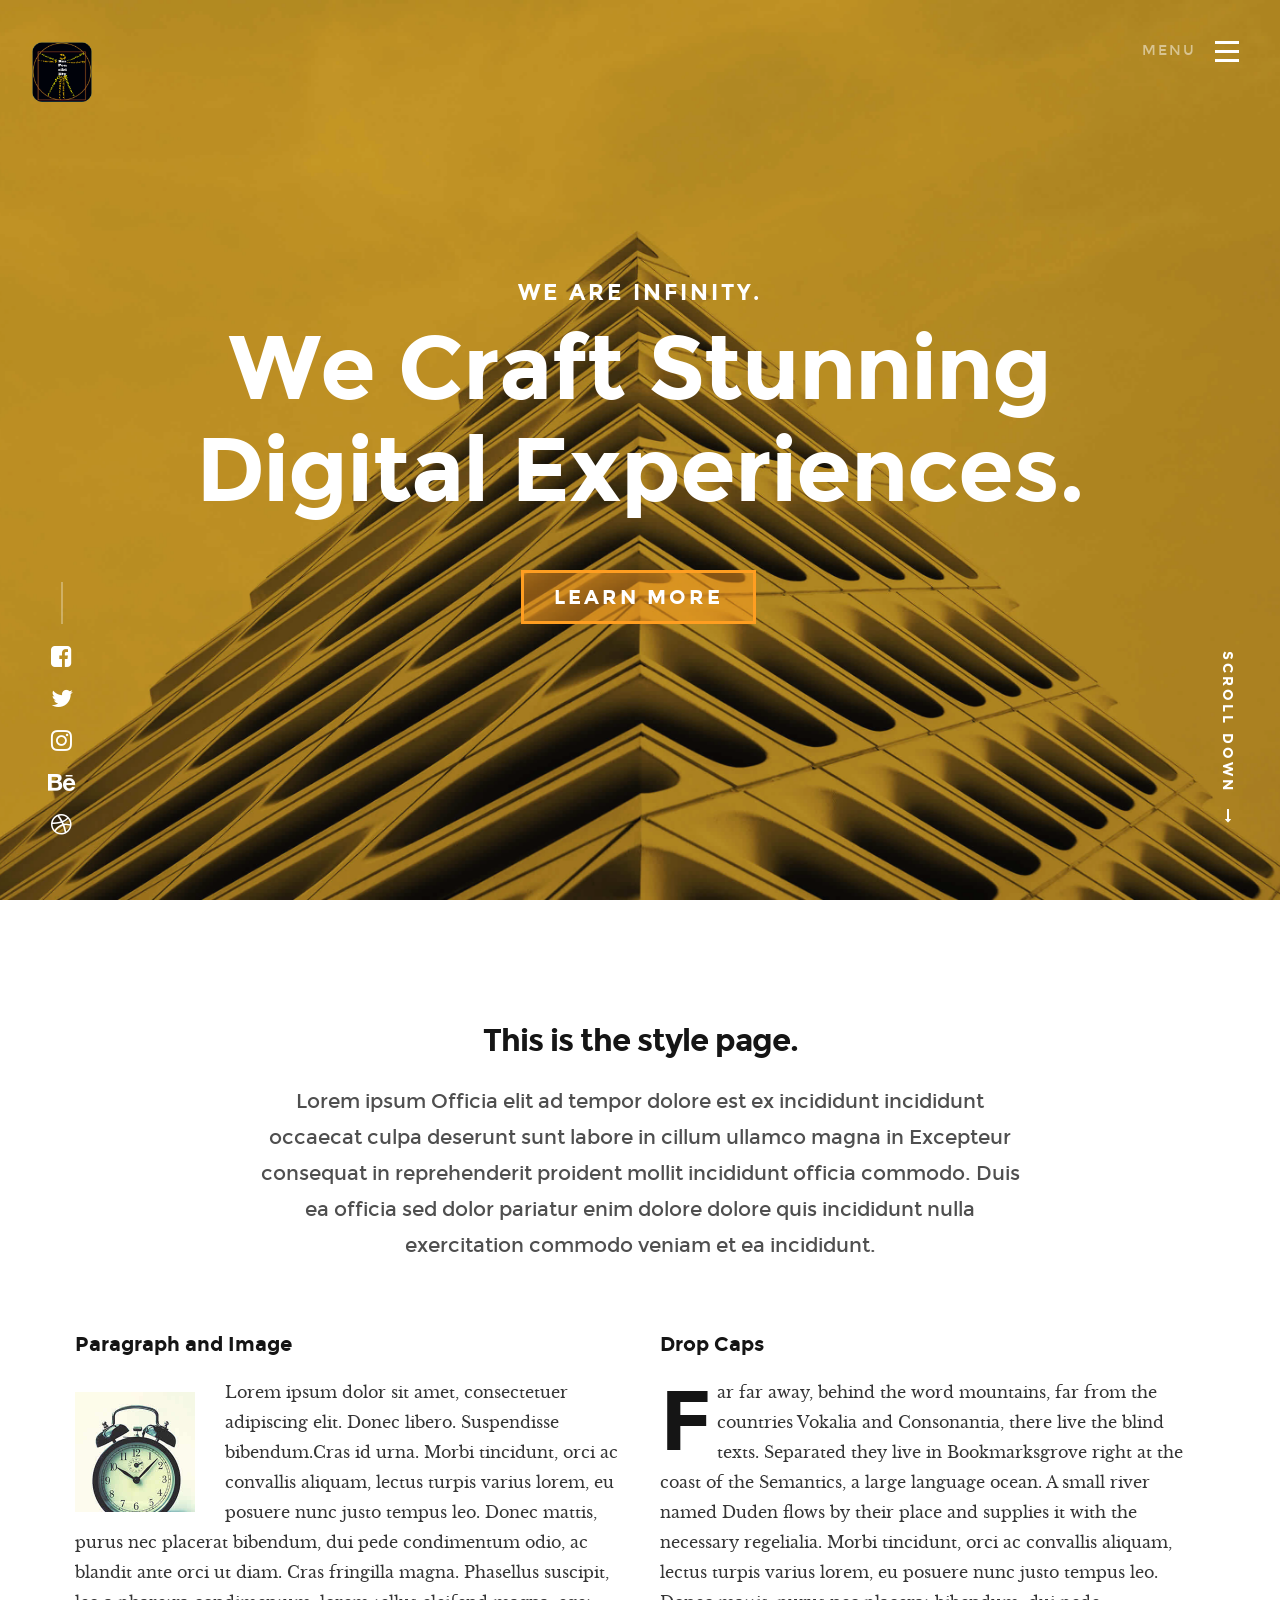
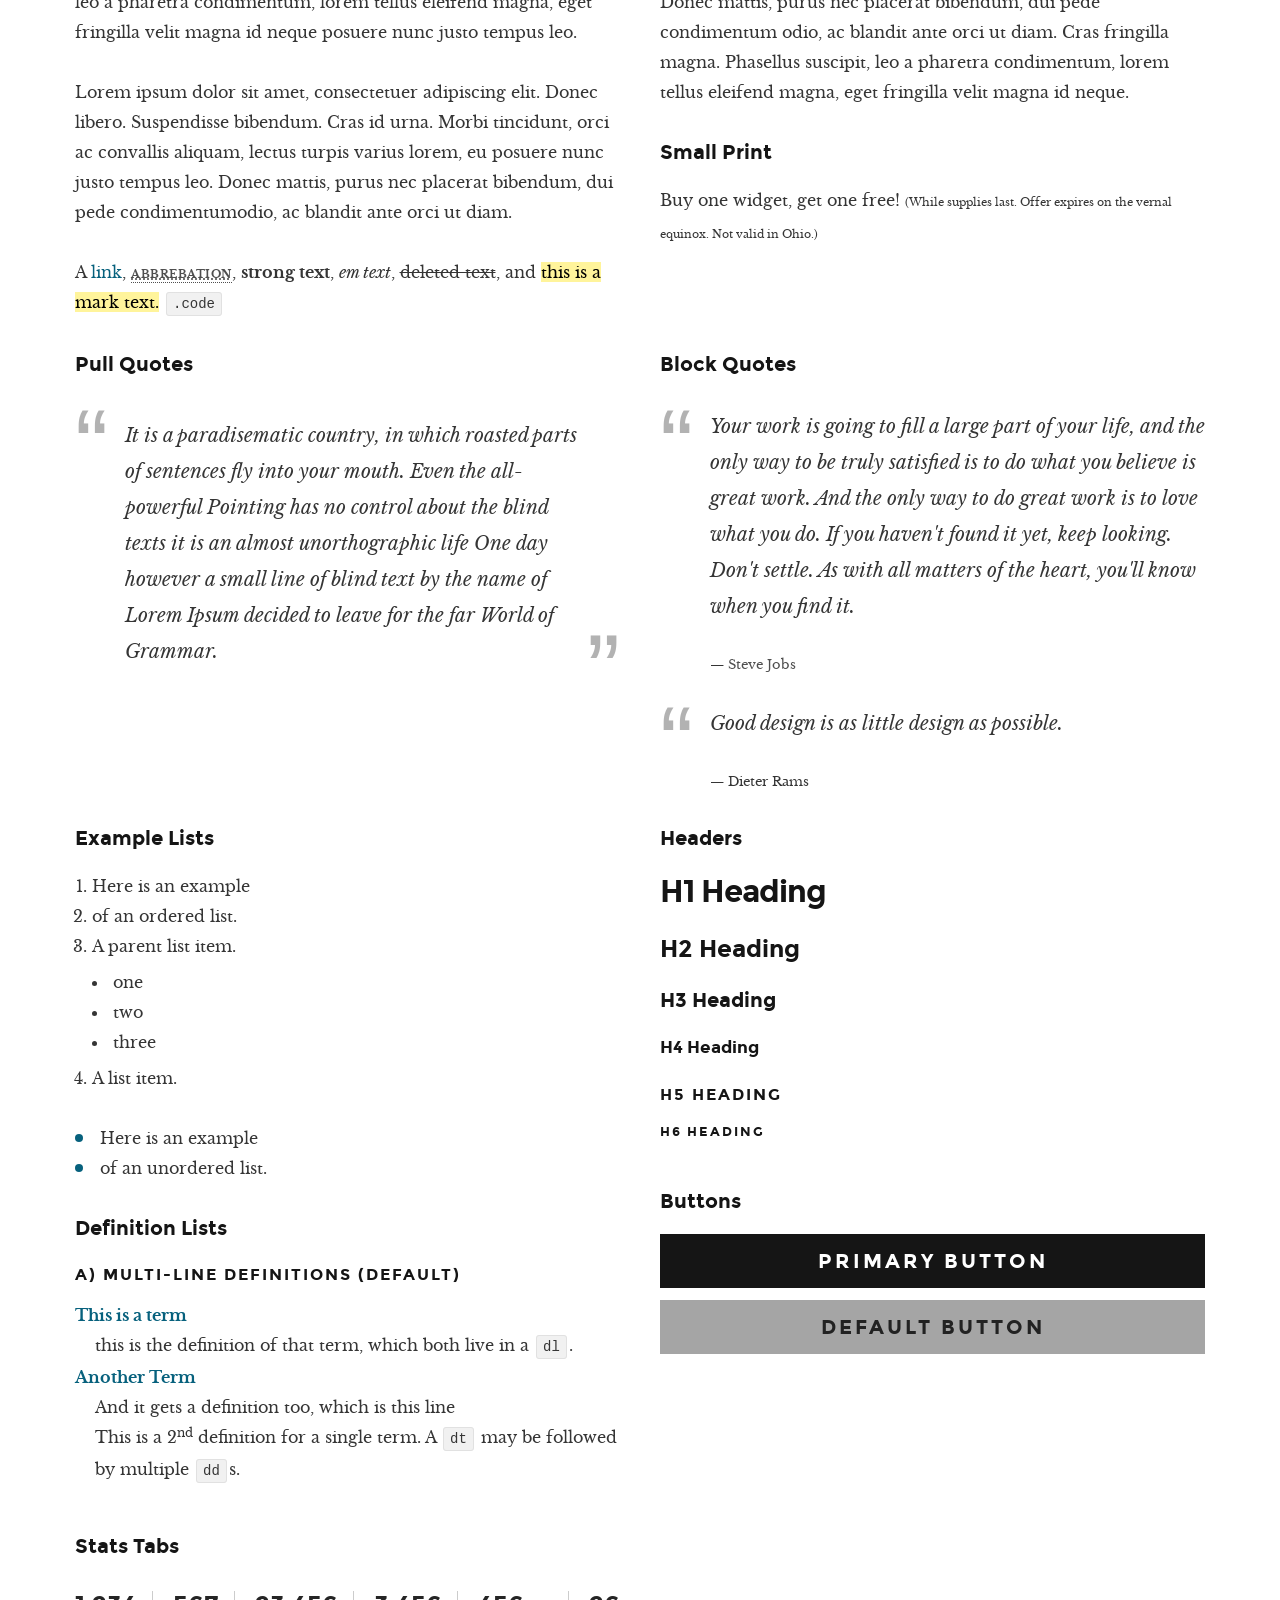
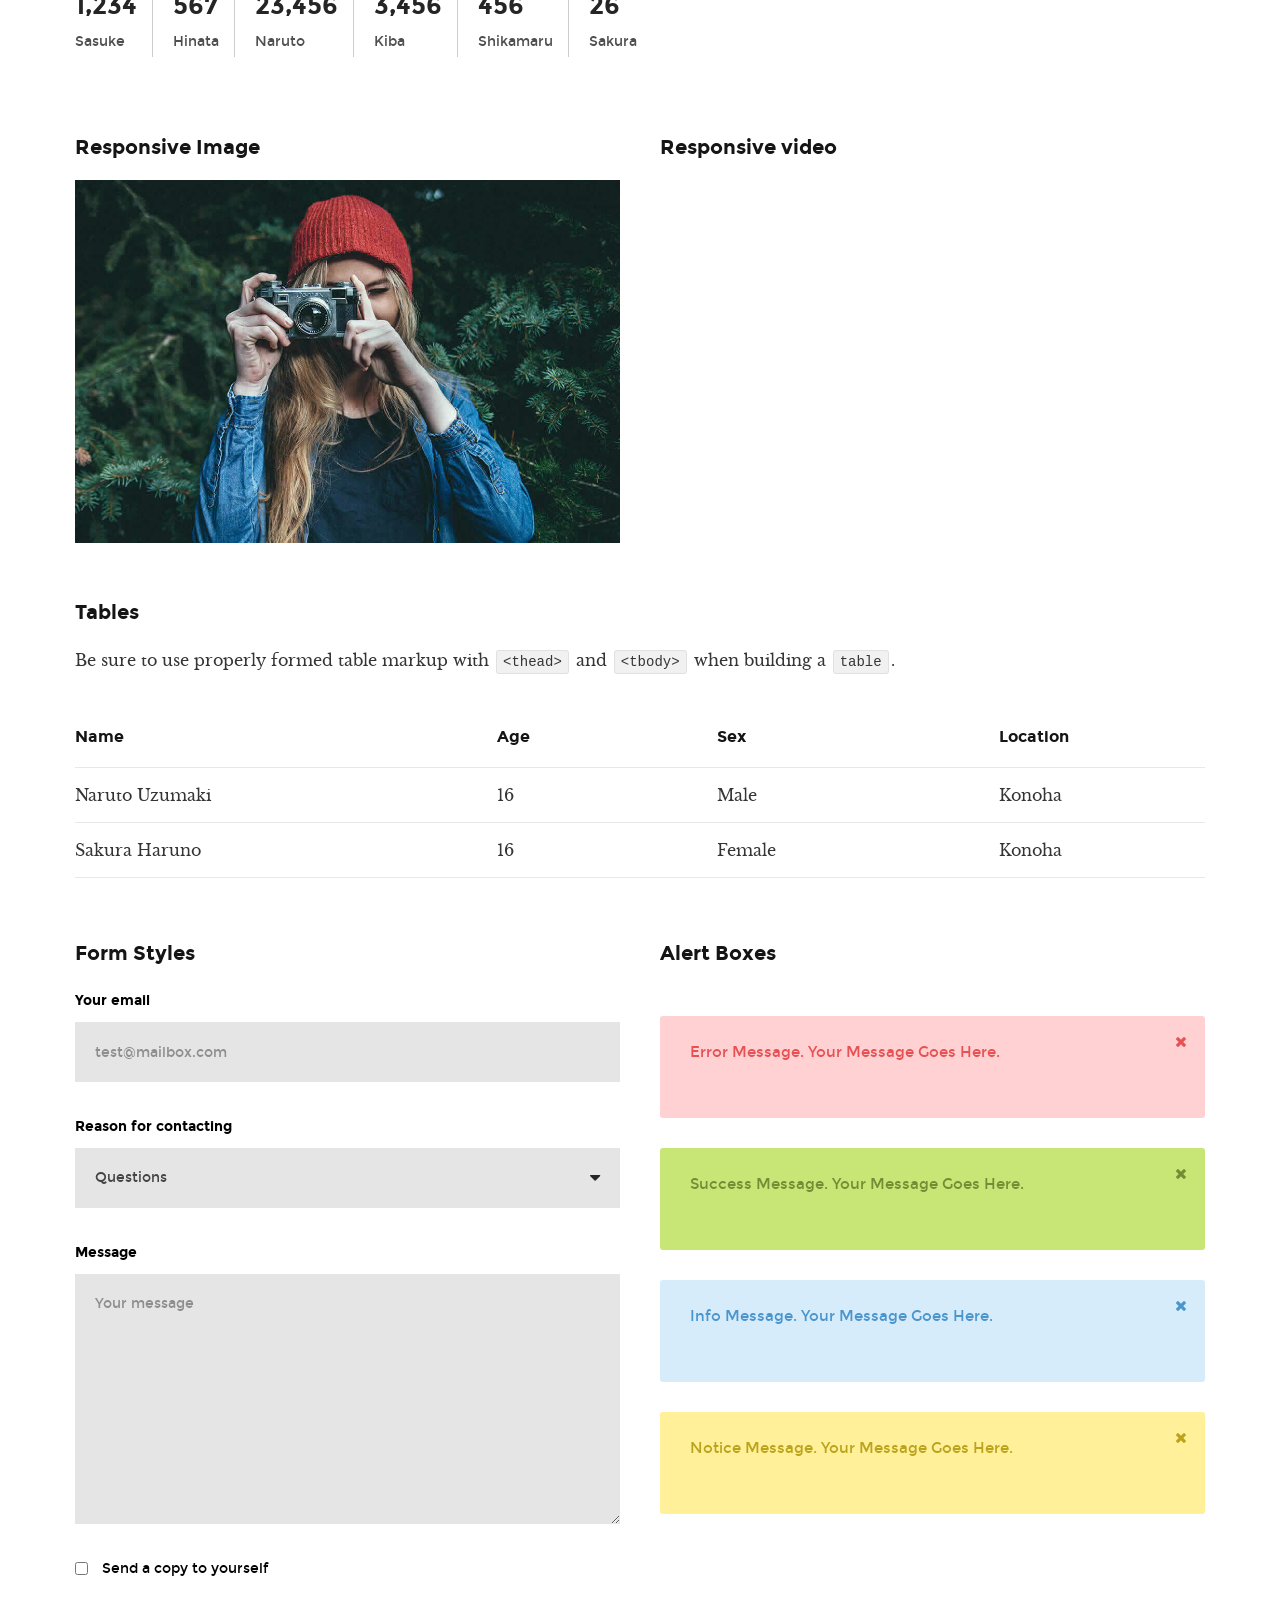
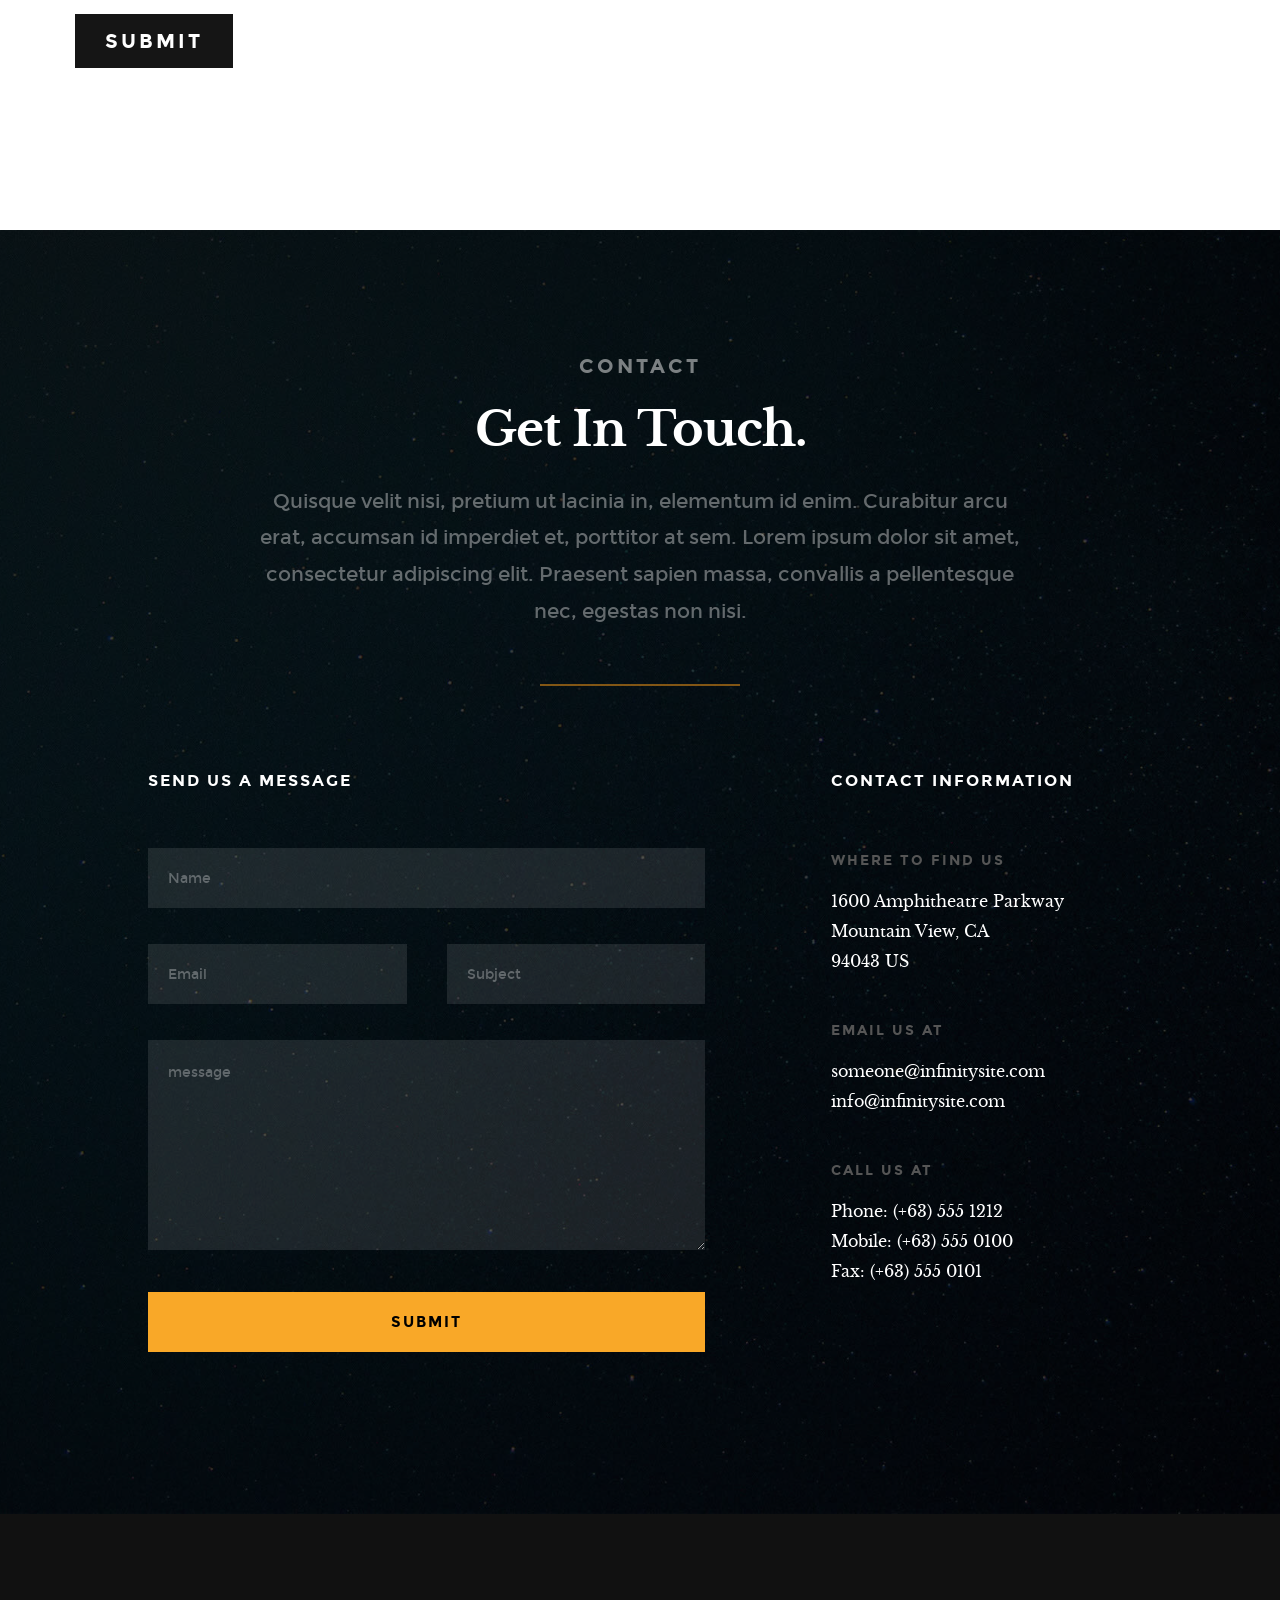
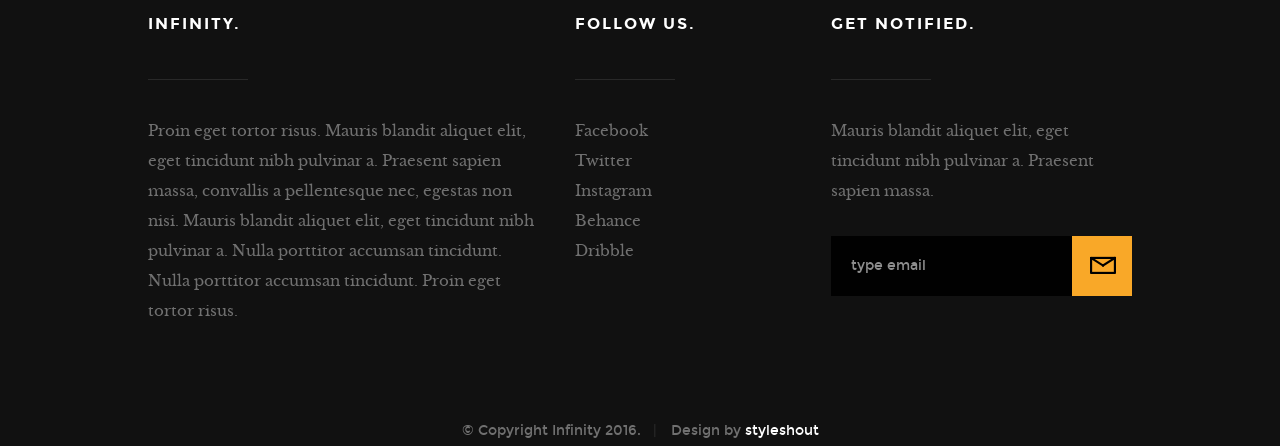
<file: styles.html>
<!DOCTYPE html>
<!--[if IE 8 ]><html class="no-js oldie ie8" lang="en"> <![endif]-->
<!--[if IE 9 ]><html class="no-js oldie ie9" lang="en"> <![endif]-->
<!--[if (gte IE 9)|!(IE)]><!--><html class="no-js" lang="en"> <!--<![endif]-->
<head>

   <!--- basic page needs
   ================================================== -->
   <meta charset="utf-8">
	<title>Style Guide - Infinity</title>
	<meta name="description" content="">  
	<meta name="author" content="">

   <!-- mobile specific metas
   ================================================== -->
	<meta name="viewport" content="width=device-width, initial-scale=1, maximum-scale=1">

 	<!-- CSS
   ================================================== -->
   <link rel="stylesheet" href="css/base.css">
   <link rel="stylesheet" href="css/vendor.css">  
   <link rel="stylesheet" href="css/main.css"> 

   <style type="text/css" media="screen">
   	#styles { 
   		background: white;
   		padding-top: 12rem;
   		padding-bottom: 12rem;
   	}      	
   </style>   

   <!-- script
   ================================================== -->
	<script src="js/modernizr.js"></script>
	<script src="js/pace.min.js"></script>

   <!-- favicons
	================================================== -->
	<link rel="shortcut icon" href="favicon.ico" type="image/x-icon">
	<link rel="icon" href="favicon.ico" type="image/x-icon">

</head>

<body id="top">

	<!-- header 
   ================================================== -->
   <header> 

   	<div class="header-logo">
	      <a href="index.html">Infinity</a>
	   </div> 

		<a id="header-menu-trigger" href="#0">
		 	<span class="header-menu-text">Menu</span>
		  	<span class="header-menu-icon"></span>
		</a> 

		<nav id="menu-nav-wrap">

			<a href="#0" class="close-button" title="close"><span>Close</span></a>	

	   	<h3>Infinity.</h3>  

			<ul class="nav-list">
				<li class="current"><a href="index.html" title="">Home</a></li>
				<li><a href="index.html#about" title="">About</a></li>
				<li><a href="index.html#services" title="">Services</a></li>
				<li><a href="index.html#portfolio" title="">Works</a></li>
				<li><a href="index.html#contact" title="">Contact</a></li>						
			</ul>	

			<p class="sponsor-text">
				Looking for an awesome and reliable webhosting? Try <a href="http://www.dreamhost.com/r.cgi?287326|STYLESHOUT">DreamHost</a>.
				Get <span>$50 off</span> when you sign up with the promocode <span>styleshout</span>. 
				<!-- Simply type	the promocode in the box labeled “Promo Code” when placing your order. -->
			</p>			

			<ul class="header-social-list">
	         <li>
	         	<a href="#"><i class="fa fa-facebook-square"></i></a>
	         </li>
	         <li>
	         	<a href="#"><i class="fa fa-twitter"></i></a>
	         </li>
	         <li>
	         	<a href="#"><i class="fa fa-instagram"></i></a>
	         </li>
            <li>
            	<a href="#"><i class="fa fa-behance"></i></a>
            </li>
	         <li>
	         	<a href="#"><i class="fa fa-dribbble"></i></a>
	         </li>	         
	      </ul>		

		</nav>  <!-- end #menu-nav-wrap -->

	</header> <!-- end header -->  


   <!-- home
   ================================================== -->
   <section id="home">

   	<div class="overlay"></div>

   	<div class="home-content-table">	
		   <div class="home-content-tablecell">
		   	<div class="row">
		   		<div class="col-twelve">		   			
			  		
			  				<h3 class="animate-intro">We Are Infinity.</h3>
				  			<h1 class="animate-intro">
							We Craft Stunning  <br>
							Digital Experiences.
				  			</h1>	

				  			<div class="more animate-intro">
				  				<a class="smoothscroll button stroke" href="#styles">
				  					Learn More
				  				</a>
				  			</div>							

			  		</div> <!-- end col-twelve --> 
		   	</div> <!-- end row --> 
		   </div> <!-- end home-content-tablecell --> 		   
		</div> <!-- end home-content-table -->

		<ul class="home-social-list">
	      <li class="animate-intro">
	        	<a href="#"><i class="fa fa-facebook-square"></i></a>
	      </li>
	      <li class="animate-intro">
	        	<a href="#"><i class="fa fa-twitter"></i></a>
	      </li>
	      <li class="animate-intro">
	        	<a href="#"><i class="fa fa-instagram"></i></a>
	      </li>
         <li class="animate-intro">
           	<a href="#"><i class="fa fa-behance"></i></a>
         </li>
	      <li class="animate-intro">
	        	<a href="#"><i class="fa fa-dribbble"></i></a>
	      </li>	      
	   </ul> <!-- end home-social-list -->	

		<div class="scrolldown">
			<a href="#about" class="scroll-icon smoothscroll">		
		   	Scroll Down		   	
		   	<i class="fa fa-long-arrow-right" aria-hidden="true"></i>
			</a>
		</div>			
   
   </section> <!-- end home -->


   <!-- styles
   ================================================== -->
	<section id="styles">
		
		<div class="row narrow add-bottom text-center">

   		<div class="col-twelve tab-full">

   			<h1>This is the style page.</h1>

   			<p class="lead">Lorem ipsum Officia elit ad tempor dolore est ex incididunt incididunt occaecat culpa deserunt sunt labore in cillum ullamco magna in Excepteur consequat in reprehenderit proident mollit incididunt officia commodo.
   			Duis ea officia sed dolor pariatur enim dolore dolore quis incididunt nulla exercitation commodo veniam et ea incididunt.</p>   			

   		</div>

     	</div>

     	<div class="row">

     		<div class="col-six tab-full">

		     	<h3>Paragraph and Image</h3>

		      <p><a href="#"><img width="120" height="120" class="pull-left" alt="sample-image" src="images/sample-image.jpg"></a>
		  		Lorem ipsum dolor sit amet, consectetuer adipiscing elit. Donec libero. Suspendisse bibendum.Cras id urna. Morbi tincidunt, orci ac convallis aliquam, lectus turpis varius lorem, eu posuere nunc justo tempus leo. Donec mattis, purus nec placerat bibendum, dui pede condimentum odio, ac blandit ante orci ut diam. Cras fringilla magna. Phasellus suscipit, leo a pharetra condimentum, lorem tellus eleifend magna, eget fringilla velit magna id neque posuere nunc justo tempus leo. </p>

		  		<p>
		  		Lorem ipsum dolor sit amet, consectetuer adipiscing elit. Donec libero. Suspendisse bibendum. Cras id urna. Morbi tincidunt, orci ac convallis aliquam, lectus turpis varius lorem, eu posuere nunc justo tempus leo. Donec mattis, purus nec placerat bibendum, dui pede condimentumodio, ac blandit ante orci ut diam.	
	 			</p>

	         <p>A <a href="#">link</a>,
	  			<abbr title="this really isn't a very good description">abbrebation</abbr>,
	  			<strong>strong text</strong>,
	         <em>em text</em>,
	  			<del>deleted text</del>, and
	         <mark>this is a mark text.</mark>
	         <code>.code</code>
	         </p>

	      </div>

	      <div class="col-six tab-full">

	         <h3>Drop Caps</h3>

		      <p class="drop-cap">Far far away, behind the word mountains, far from the countries Vokalia and Consonantia,
		      there live the blind texts. Separated they live in Bookmarksgrove right at the coast of the
		      Semantics, a large language ocean. A small river named Duden flows by their place and supplies it with the necessary regelialia. Morbi tincidunt, orci ac convallis aliquam, lectus turpis varius lorem, eu	posuere nunc justo tempus leo. Donec mattis, purus nec placerat bibendum, dui pede condimentum odio, ac blandit ante orci ut diam. Cras fringilla magna. Phasellus suscipit, leo a pharetra condimentum, lorem tellus eleifend magna, eget fringilla velit magna id neque.
				</p>

			   <h3>Small Print</h3>

			   <p>Buy one widget, get one free!
				<small>(While supplies last. Offer expires on the vernal equinox. Not valid in Ohio.)</small>
				</p>

			</div>	         

		</div> <!-- end row -->

		<div class="row">

		  	<div class="col-six tab-full">

		      <h3>Pull Quotes</h3>

		      <aside class="pull-quote">
				   <blockquote>
					   <p>It is a paradisematic country, in which roasted parts of
		            sentences fly into your mouth. Even the all-powerful Pointing has no control about the blind
		            texts it is an almost unorthographic life One day however a small line of blind text by the name
		            of Lorem Ipsum decided to leave for the far World of Grammar.</p>
					</blockquote>
				</aside>

		   </div>

		   <div class="col-six tab-full">

		      <h3>Block Quotes</h3>

		      <blockquote cite="http://where-i-got-my-info-from.com">
				   <p>Your work is going to fill a large part of your life, and the only way to be truly satisfied is
		         to do what you believe is great work. And the only way to do great work is to love what you do.
		         If you haven't found it yet, keep looking. Don't settle. As with all matters of the heart, you'll know when you find it.
		         </p>
					<cite>
					   <a href="#">Steve Jobs</a>
					</cite>
			   </blockquote>

		      <blockquote>
		         <p>Good design is as little design as possible.</p>
		         <cite>Dieter Rams</cite>
		      </blockquote>

		   </div>

		</div> <!-- end row -->

		<div class="row half-bottom">

			<div class="col-six tab-full">

			   <h3>Example Lists</h3>

			   <ol>
				   <li>Here is an example</li>
				   <li>of an ordered list.</li>
				   <li>A parent list item.
					  	<ul>
				  			<li>one</li>
				  			<li>two</li>
					   	<li>three</li>
					   </ul>
					</li>
					<li>A list item.</li>
				</ol>

			   <ul class="disc">
				   <li>Here is an example</li>
				   <li>of an unordered list.</li>
				</ul>	

				<h3>Definition Lists</h3>	            

			   <h5>a) Multi-line Definitions (default)</h5>

			   <dl>
				   <dt><strong>This is a term</strong></dt>
				      <dd>this is the definition of that term, which both live in a <code>dl</code>.</dd>
				   <dt><strong>Another Term</strong></dt>
				      <dd>And it gets a definition too, which is this line</dd>
				      <dd>This is a 2<sup>nd</sup> definition for a single term. A <code>dt</code> may be followed by multiple <code>dd</code>s.</dd>
			   </dl>

		   </div>

		   <div class="col-six tab-full">		                  

		      <h3>Headers</h3>

		      <h1>H1 Heading</h1>
		      <h2>H2 Heading</h2>
		      <h3>H3 Heading</h3>
		      <h4>H4 Heading</h4>
		      <h5>H5 Heading</h5>
		      <h6>H6 Heading</h6>

		      <br>

		      <h3>Buttons</h3>

		    	<p>
		     		<a class="button button-primary full-width" href="#">Primary Button</a>
		     		<a class="button full-width" href="#">Default Button</a>
		     	</p>

		   </div>

		</div> <!-- end row -->

		<div class="row half-bottom">

		   <div class="col-twelve">

		    	<h3>Stats Tabs</h3>

		      <ul class="stats-tabs">
				   <li><a href="#">1,234 <em>Sasuke</em></a></li>
				   <li><a href="#">567 <em>Hinata</em></a></li>
				   <li><a href="#">23,456 <em>Naruto</em></a></li>
				   <li><a href="#">3,456 <em>Kiba</em></a></li>
				   <li><a href="#">456 <em>Shikamaru</em></a></li>
				   <li><a href="#">26 <em>Sakura</em></a></li>
				</ul>	      		

		   </div>	      	

		</div> <!-- end row -->

		<div class="row half-bottom">

	      <div class="col-six tab-full">

      		<h3>Responsive Image</h3>
      		<p><img src="images/shutterbug.jpg"></p>

      	</div>

      	<div class="col-six tab-full">

      		<h3>Responsive video</h3>

      		<div class="fluid-video-wrapper">
               <iframe src="http://player.vimeo.com/video/14592941?title=0&amp;byline=0&amp;portrait=0&amp;color=F64B39" width="500" height="281" frameborder="0" webkitallowfullscreen mozallowfullscreen allowfullscreen></iframe> 
            </div>

      	</div>
	      	
      </div> <!-- end row -->

      <div class="row add-bottom">

	      <div class="col-twelve">

	      	<h3>Tables</h3>
	      	<p>Be sure to use properly formed table markup with <code>&lt;thead&gt;</code> and <code>&lt;tbody&gt;</code> when building a <code>table</code>.</p>

	      	<div class="table-responsive">

	      		<table>
						<thead>
						   <tr>
						 		<th>Name</th>
						      <th>Age</th>
						      <th>Sex</th>
						      <th>Location</th>					    
						   </tr>
						</thead>
						<tbody>
						   <tr>
						      <td>Naruto Uzumaki</td>
						      <td>16</td>
						      <td>Male</td>
						      <td>Konoha</td>					    
						   </tr>
						   <tr>
						      <td>Sakura Haruno</td>
						      <td>16</td>
						      <td>Female</td>
						      <td>Konoha</td>			    
						   </tr>
						</tbody>
				   </table>

	      	</div>     		

	      </div>
	      	
	   </div> <!-- end row -->

	   <div class="row">

		   <div class="col-six tab-full">

		      <h3>Form Styles</h3>

		      <form>
			     	<div>
			        	<label for="sampleInput">Your email</label>
			        	<input class="full-width" type="email" placeholder="test@mailbox.com" id="sampleInput">
			      </div>
			      <div>
			        	<label for="sampleRecipientInput">Reason for contacting</label>
			        	<div class="ss-custom-select">
			        		<select class="full-width" id="sampleRecipientInput">
				        		<option value="Option 1">Questions</option>
				        		<option value="Option 2">Report</option>
				        		<option value="Option 3">Others</option>
				        	</select>
			        	</div>			         	
			      </div>
			       
			     	<label for="exampleMessage">Message</label>
			     	<textarea class="full-width" placeholder="Your message" id="exampleMessage"></textarea>

			     	<label class="add-bottom">
			        	<input type="checkbox">			            
			        	<span class="label-text">Send a copy to yourself</span>
			     	</label>
			       
			     	<input class="button-primary" type="submit" value="Submit">

			   </form>	            

		   </div>

		   <div class="col-six tab-full">

		   	<h3>Alert Boxes</h3> 

		   	<br>
			        
            <div class="alert-box ss-error hideit">
		        <p>Error Message. Your Message Goes Here.</p>
		        <i class="fa fa-times close"></i>
		      </div><!-- /error -->
			        
		      <div class="alert-box ss-success hideit">
		        <p>Success Message. Your Message Goes Here.</p>
		        <i class="fa fa-times close"></i>
		      </div><!-- /success -->
			        
		      <div class="alert-box ss-info hideit">
		         <p>Info Message. Your Message Goes Here.</p>
		         <i class="fa fa-times close"></i>
		      </div><!-- /info -->
			        
		      <div class="alert-box ss-notice hideit">
		        <p>Notice Message. Your Message Goes Here.</p>
		        <i class="fa fa-times close"></i>
		      </div><!-- /notice -->
		        
		   </div>	         

		</div> <!-- end row -->

	</section> <!-- end styles -->   


	<!-- contact
   ================================================== -->
   <section id="contact">

      <div class="overlay"></div>

		<div class="row narrow section-intro with-bottom-sep animate-this">
   		<div class="col-twelve">
   			<h3>Contact</h3>
   			<h1>Get In Touch.</h1>

   			<p class="lead">Quisque velit nisi, pretium ut lacinia in, elementum id enim. Curabitur arcu erat, accumsan id imperdiet et, porttitor at sem. Lorem ipsum dolor sit amet, consectetur adipiscing elit. Praesent sapien massa, convallis a pellentesque nec, egestas non nisi.</p>
   		</div> 
   	</div> <!-- end section-intro -->

   	<div class="row contact-content">

   		<div class="col-seven tab-full animate-this">

   			<h5>Send Us A Message</h5>

            <!-- form -->
            <form name="contactForm" id="contactForm" method="post">     			

               <div class="form-field">
 					   <input name="contactName" type="text" id="contactName" placeholder="Name" value="" minlength="2" required="">
               </div>

               <div class="row">
                 	<div class="col-six tab-full">
                 		<div class="form-field">
                 			<input name="contactEmail" type="email" id="contactEmail" placeholder="Email" value="" required="">
                 		</div>		      			   
		            </div>
	            	<div class="col-six tab-full">	            
	            		<div class="form-field">
	            			<input name="contactSubject" type="text" id="contactSubject" placeholder="Subject" value="">
	                  </div>		     				   
		            </div>
               </div>
                                         
               <div class="form-field">
	              	<textarea name="contactMessage" id="contactMessage" placeholder="message" rows="10" cols="50" required=""></textarea>
	            </div> 

               <div class="form-field">
                  <button class="submitform">Submit</button>

                  <div id="submit-loader">
                     <div class="text-loader">Sending...</div>                             
       			      <div class="s-loader">
							  	<div class="bounce1"></div>
							  	<div class="bounce2"></div>
							  	<div class="bounce3"></div>
							</div>
						</div>
               </div>

      		</form> <!-- end form -->

            <!-- contact-warning -->
            <div id="message-warning"></div> 

            <!-- contact-success -->
      		<div id="message-success">
               <i class="fa fa-check"></i>Your message was sent, thank you!<br>
      		</div>

         </div> <!-- end col-seven --> 

         <div class="col-four tab-full contact-info end animate-this">

         	<h5>Contact Information</h5>

         	<div class="cinfo">
	   			<h6>Where to Find Us</h6>
	   			<p>
	            	1600 Amphitheatre Parkway<br>
	            	Mountain View, CA<br>
	            	94043 US
	            </p>
	   		</div> <!-- end cinfo -->

	   		<div class="cinfo">
	   			<h6>Email Us At</h6>
	   			<p>
	   				someone@infinitysite.com<br>
				   	info@infinitysite.com			     
				   </p>
	   		</div> <!-- end cinfo -->

	   		<div class="cinfo">
	   			<h6>Call Us At</h6>
	   			<p>
	   				Phone: (+63) 555 1212<br>
				   	Mobile: (+63) 555 0100<br>
				     	Fax: (+63) 555 0101
				   </p>
	   		</div>

         </div> <!-- end cinfo --> 

   	</div> <!-- end row contact-content -->
		
	</section> <!-- end contact -->


	<!-- footer
   ================================================== -->
	<footer>
     	<div class="footer-main">

   		<div class="row">  

	      	<div class="col-five tab-full footer-about">       

	            <h4 class="h05">Infinity.</h4>

	            <p>Proin eget tortor risus. Mauris blandit aliquet elit, eget tincidunt nibh pulvinar a. Praesent sapien massa, convallis a pellentesque nec, egestas non nisi. Mauris blandit aliquet elit, eget tincidunt nibh pulvinar a. Nulla porttitor accumsan tincidunt. Nulla porttitor accumsan tincidunt. Proin eget tortor risus.</p>	            

		      </div> <!-- end footer-about -->

	      	<div class="col-three tab-full footer-social">

	      		<h4 class="h05">Follow Us.</h4>

	      		<ul class="list-links">
	      			<li><a href="#">Facebook</a></li>
						<li><a href="#">Twitter</a></li>
						<li><a href="#">Instagram</a></li>
						<li><a href="#">Behance</a></li>
						<li><a href="#">Dribble</a></li>						
					</ul>

	      	</div> <!-- end footer-social -->  

	      	<div class="col-four tab-full footer-subscribe end">

	      		<h4 class="h05">Get Notified.</h4>

	      		<p>Mauris blandit aliquet elit, eget tincidunt nibh pulvinar a. Praesent sapien massa.</p>

	      		<div class="subscribe-form">
	      	
	      			<form id="mc-form" class="group" novalidate="true">

							<input type="email" value="" name="dEmail" class="email" id="mc-email" placeholder="type email" required=""> 
	   		
			   			<!-- <input type="submit" name="subscribe" > -->
			   			<button><i class="icon-mail"></i></button>
		   	
		   				<label for="mc-email" class="subscribe-message"></label>
			
						</form>

	      		</div>
	      	           	
	      	</div> <!-- end footer-subscribe -->      	    

	      </div> <!-- end row -->

   	</div> <!-- end footer-main -->

   	<div class="footer-bottom">

      	<div class="row">

      		<div class="col-twelve">
	      		<div class="copyright">
		         	<span>© Copyright Infinity 2016.</span> 
		         	<span>Design by <a href="http://www.styleshout.com/">styleshout</a></span>		         	
		         </div>		               
	      	</div>

      	</div>   	

      </div> <!-- end footer-bottom -->

      <div id="go-top">
		   <a class="smoothscroll" title="Back to Top" href="#top">
		   	<i class="fa fa-long-arrow-up" aria-hidden="true"></i>
		   </a>
		</div>		
   </footer>

   <div id="preloader"> 
    	<div id="loader"></div>
   </div> 

   <!-- Java Script
   ================================================== --> 
   <script src="js/jquery-2.1.3.min.js"></script>
   <script src="js/plugins.js"></script>
   <script src="js/main.js"></script>

</body>

</html>
</file>
<file: css/base.css>
/* =================================================================== 
 *
 *  Infinity v1.0 Base Stylesheet
 *  01-02-2017
 *  ------------------------------------------------------------------
 *  TOC:
 *  01. reset
 *  02. basic/base setup styles
 *  03. grid
 *  04. MISC
 *
 * =================================================================== */

/* ===================================================================
 *  01. reset - normalize.css v3.0.2 | MIT License | git.io/normalize
 *
 * ------------------------------------------------------------------- */
html {
  font-family: sans-serif;
  -ms-text-size-adjust: 100%;
  -webkit-text-size-adjust: 100%;
}

body {
  margin: 0;
}

article,
aside,
details,
figcaption,
figure,
footer,
header,
hgroup,
main,
menu,
nav,
section,
summary {
  display: block;
}

audio, canvas, progress, video {
  display: inline-block;
  vertical-align: baseline;
}

audio:not([controls]) {
  display: none;
  height: 0;
}

[hidden],
template {
  display: none;
}

a {
  background: transparent;
}

a:active, a:hover {
  outline: 0;
}

abbr[title] {
  border-bottom: 1px dotted;
}

b, strong {
  font-weight: bold;
}

dfn {
  font-style: italic;
}

h1 {
  font-size: 2em;
  margin: 0.67em 0;
}

mark {
  background: #ff0;
  color: #000;
}

small {
  font-size: 80%;
}

sub,
sup {
  font-size: 75%;
  line-height: 0;
  position: relative;
  vertical-align: baseline;
}

sup {
  top: -0.5em;
}

sub {
  bottom: -0.25em;
}

img {
  border: 0;
}

svg:not(:root) {
  overflow: hidden;
}

figure {
  margin: 1em 40px;
}

hr {
  -moz-box-sizing: content-box;
  box-sizing: content-box;
  height: 0;
}

pre {
  overflow: auto;
}

code,
kbd,
pre,
samp {
  font-family: monospace, monospace;
  font-size: 1em;
}

button, input, optgroup,
select, textarea {
  color: inherit;
  font: inherit;
  margin: 0;
}

button {
  overflow: visible;
}

button, select {
  text-transform: none;
}

button,
html input[type="button"],
input[type="reset"],
input[type="submit"] {
  -webkit-appearance: button;
  cursor: pointer;
}

button[disabled],
html input[disabled] {
  cursor: default;
}

button::-moz-focus-inner,
input::-moz-focus-inner {
  border: 0;
  padding: 0;
}

input {
  line-height: normal;
}

input[type="checkbox"],
input[type="radio"] {
  box-sizing: border-box;
  padding: 0;
}

input[type="number"]::-webkit-inner-spin-button,
input[type="number"]::-webkit-outer-spin-button {
  height: auto;
}

input[type="search"] {
  -webkit-appearance: textfield;
  -moz-box-sizing: content-box;
  -webkit-box-sizing: content-box;
  box-sizing: content-box;
}

input[type="search"]::-webkit-search-cancel-button,
input[type="search"]::-webkit-search-decoration {
  -webkit-appearance: none;
}

fieldset {
  border: 1px solid #c0c0c0;
  margin: 0 2px;
  padding: 0.35em 0.625em 0.75em;
}

legend {
  border: 0;
  padding: 0;
}

textarea {
  overflow: auto;
}

optgroup {
  font-weight: bold;
}

table {
  border-collapse: collapse;
  border-spacing: 0;
}

td, th {
  padding: 0;
}

/* ===================================================================
 *  02. basic/base setup styles - (_basic.scss)
 *
 * ------------------------------------------------------------------- */
html {
  font-size: 62.5%;
  box-sizing: border-box;
}

*,
*::before,
*::after {
  box-sizing: inherit;
}

body {
  font-weight: normal;
  line-height: 1;
  text-rendering: optimizeLegibility;
  word-wrap: break-word;
  -webkit-overflow-scrolling: touch;
  -webkit-text-size-adjust: none;
}

body, input, button {
  -moz-osx-font-smoothing: grayscale;
  -webkit-font-smoothing: antialiased;
}

/* ------------------------------------------------------------------- 
 * Media - (_basic.scss)
 * ------------------------------------------------------------------- */
img, video {
  max-width: 100%;
  height: auto;
}

/* ------------------------------------------------------------------- 
 * Typography resets - (_basic.scss)
 * ------------------------------------------------------------------- */
div, dl, dt, dd, ul, ol, li, h1, h2, h3, h4, h5, h6, pre, form, p, blockquote, th, td {
  margin: 0;
  padding: 0;
}

h1, h2, h3, h4, h5, h6 {
  -webkit-font-variant-ligatures: common-ligatures;
  -moz-font-variant-ligatures: common-ligatures;
  font-variant-ligatures: common-ligatures;
  text-rendering: optimizeLegibility;
}

em, i {
  font-style: italic;
  line-height: inherit;
}

strong, b {
  font-weight: bold;
  line-height: inherit;
}

small {
  font-size: 60%;
  line-height: inherit;
}

ol, ul {
  list-style: none;
}

li {
  display: block;
}

/* ------------------------------------------------------------------- 
 * links - (_basic.scss)
 * ------------------------------------------------------------------- */
a {
  text-decoration: none;
  line-height: inherit;
}

a img {
  border: none;
}

/* ------------------------------------------------------------------- 
 * inputs - (_basic.scss)
 * ------------------------------------------------------------------- */
fieldset {
  margin: 0;
  padding: 0;
}

input[type="email"],
input[type="number"],
input[type="search"],
input[type="text"],
input[type="tel"],
input[type="url"],
input[type="password"],
textarea {
  -webkit-appearance: none;
  -moz-appearance: none;
  -ms-appearance: none;
  -o-appearance: none;
  appearance: none;
}

/* ===================================================================
 *  03. grid - (_grid.scss)
 *
 * ------------------------------------------------------------------- */
.row {
  width: 94%;
  max-width: 1170px;
  margin: 0 auto;
}
.row:before, .row:after {
  content: "";
  display: table;
}
.row:after {
  clear: both;
}

.row .row {
  width: auto;
  max-width: none;
  margin-left: -20px;
  margin-right: -20px;
}

[class*="col-"], .bgrid {
  float: left;
}

[class*="col-"] + [class*="col-"].end {
  float: right;
}

[class*="col-"] {
  padding: 0 20px;
}

.col-one {
  width: 8.33333%;
}

.col-two, .col-1-6 {
  width: 16.66667%;
}

.col-three, .col-1-4 {
  width: 25%;
}

.col-four, .col-1-3 {
  width: 33.33333%;
}

.col-five {
  width: 41.66667%;
}

.col-six, .col-1-2 {
  width: 50%;
}

.col-seven {
  width: 58.33333%;
}

.col-eight, .col-2-3 {
  width: 66.66667%;
}

.col-nine, .col-3-4 {
  width: 75%;
}

.col-ten, .col-5-6 {
  width: 83.33333%;
}

.col-eleven {
  width: 91.66667%;
}

.col-twelve, .col-full {
  width: 100%;
}

/* ------------------------------------------------------------------- 
 * small screens - (_grid.scss)
 * ------------------------------------------------------------------- */
@media screen and (max-width: 1024px) {
  .row .row {
    margin-left: -18px;
    margin-right: -18px;
  }

  [class*="col-"] {
    padding: 0 18px;
  }
}
/* ------------------------------------------------------------------- 
 * tablets - (_grid.scss)
 * ------------------------------------------------------------------- */
@media screen and (max-width: 768px) {
  .row {
    width: auto;
    padding-left: 30px;
    padding-right: 30px;
  }

  .row .row {
    padding-left: 0;
    padding-right: 0;
    margin-left: -15px;
    margin-right: -15px;
  }

  [class*="col-"] {
    padding: 0 15px;
  }

  .tab-1-4 {
    width: 25%;
  }

  .tab-1-3 {
    width: 33.33333%;
  }

  .tab-1-2 {
    width: 50%;
  }

  .tab-2-3 {
    width: 66.66667%;
  }

  .tab-3-4 {
    width: 75%;
  }

  .tab-full {
    width: 100%;
  }
}
/* ------------------------------------------------------------------- 
 * large mobile devices - (_grid.scss)
 * ------------------------------------------------------------------- */
@media screen and (max-width: 600px) {
  .row {
    padding-left: 25px;
    padding-right: 25px;
  }

  .row .row {
    margin-left: -10px;
    margin-right: -10px;
  }

  [class*="col-"] {
    padding: 0 10px;
  }

  .mob-1-4 {
    width: 25%;
  }

  .mob-1-2 {
    width: 50%;
  }

  .mob-3-4 {
    width: 75%;
  }

  .mob-full {
    width: 100%;
  }
}
/* ------------------------------------------------------------------- 
 * small mobile devices - (_grid.scss)
 * ------------------------------------------------------------------- */
@media screen and (max-width: 400px) {
  .row .row {
    padding-left: 0;
    padding-right: 0;
    margin-left: 0;
    margin-right: 0;
  }

  [class*="col-"] {
    width: 100% !important;
    float: none !important;
    clear: both !important;
    margin-left: 0;
    margin-right: 0;
    padding: 0;
  }

  [class*="col-"] + [class*="col-"].end {
    float: none;
  }
}
/* ===================================================================
 * block grids - (_grid.scss)
 *
 * ------------------------------------------------------------------- */
[class*="block-"]:before, [class*="block-"]:after {
  content: "";
  display: table;
}
[class*="block-"]:after {
  clear: both;
}

.block-1-6 .bgrid {
  width: 16.66667%;
}

.block-1-4 .bgrid {
  width: 25%;
}

.block-1-3 .bgrid {
  width: 33.33333%;
}

.block-1-2 .bgrid {
  width: 50%;
}

/**
 * Clearing for block grid columns. Allow columns with 
 * different heights to align properly.
 */
.block-1-6 .bgrid:nth-child(6n+1),
.block-1-4 .bgrid:nth-child(4n+1),
.block-1-3 .bgrid:nth-child(3n+1),
.block-1-2 .bgrid:nth-child(2n+1) {
  clear: both;
}

/* ------------------------------------------------------------------- 
 * small screens - (_grid.scss)
 * ------------------------------------------------------------------- */
@media screen and (max-width: 1024px) {
  .block-s-1-6 .bgrid {
    width: 16.66667%;
  }

  .block-s-1-4 .bgrid {
    width: 25%;
  }

  .block-s-1-3 .bgrid {
    width: 33.33333%;
  }

  .block-s-1-2 .bgrid {
    width: 50%;
  }

  .block-s-full .bgrid {
    width: 100%;
    clear: both;
  }

  [class*="block-s-"] .bgrid:nth-child(n) {
    clear: none;
  }

  .block-s-1-6 .bgrid:nth-child(6n+1),
  .block-s-1-4 .bgrid:nth-child(4n+1),
  .block-s-1-3 .bgrid:nth-child(3n+1),
  .block-s-1-2 .bgrid:nth-child(2n+1) {
    clear: both;
  }
}
/* ------------------------------------------------------------------- 
 * tablets - (_grid.scss)
 * ------------------------------------------------------------------- */
@media screen and (max-width: 768px) {
  .block-tab-1-6 .bgrid {
    width: 16.66667%;
  }

  .block-tab-1-4 .bgrid {
    width: 25%;
  }

  .block-tab-1-3 .bgrid {
    width: 33.33333%;
  }

  .block-tab-1-2 .bgrid {
    width: 50%;
  }

  .block-tab-full .bgrid {
    width: 100%;
    clear: both;
  }

  [class*="block-tab-"] .bgrid:nth-child(n) {
    clear: none;
  }

  .block-tab-1-6 .bgrid:nth-child(6n+1),
  .block-tab-1-4 .bgrid:nth-child(4n+1),
  .block-tab-1-3 .bgrid:nth-child(3n+1),
  .block-tab-1-2 .bgrid:nth-child(2n+1) {
    clear: both;
  }
}
/* ------------------------------------------------------------------- 
 * large mobile devices - (_grid.scss)
 * ------------------------------------------------------------------- */
@media screen and (max-width: 600px) {
  .block-mob-1-6 .bgrid {
    width: 16.66667%;
  }

  .block-mob-1-4 .bgrid {
    width: 25%;
  }

  .block-mob-1-3 .bgrid {
    width: 33.33333%;
  }

  .block-mob-1-2 .bgrid {
    width: 50%;
  }

  .block-mob-full .bgrid {
    width: 100%;
    clear: both;
  }

  [class*="block-mob-"] .bgrid:nth-child(n) {
    clear: none;
  }

  .block-mob-1-6 .bgrid:nth-child(6n+1),
  .block-mob-1-4 .bgrid:nth-child(4n+1),
  .block-mob-1-3 .bgrid:nth-child(3n+1),
  .block-mob-1-2 .bgrid:nth-child(2n+1) {
    clear: both;
  }
}
/* ------------------------------------------------------------------- 
 * stack on small mobile devices - (_grid.scss)
 * ------------------------------------------------------------------- */
@media screen and (max-width: 400px) {
  .stack .bgrid {
    width: 100% !important;
    float: none !important;
    clear: both !important;
    margin-left: 0;
    margin-right: 0;
  }
}
/* ===================================================================
 *  04. MISC  - (_grid.scss)
 *
 * ------------------------------------------------------------------- */
 
/* Clearing - (http://nicolasgallagher.com/micro-clearfix-hack/
 */
.group:before, .group:after {
  content: "";
  display: table;
}
.group:after {
  clear: both;
}

/* Misc Helper Styles 
 */
.hide {
  display: none;
}

.invisible {
  visibility: hidden;
}

.antialiased {
  -webkit-font-smoothing: antialiased;
  -moz-osx-font-smoothing: grayscale;
}

.overflow-hidden {
  overflow: hidden;
}

.remove-bottom {
  margin-bottom: 0;
}

.half-bottom {
  margin-bottom: 1.5rem !important;
}

.add-bottom {
  margin-bottom: 3rem !important;
}

.no-border {
  border: none;
}

.full-width {
  width: 100%;
}

.text-center {
  text-align: center;
}

.text-left {
  text-align: left;
}

.text-right {
  text-align: right;
}

.pull-left {
  float: left;
}

.pull-right {
  float: right;
}

.align-center {
  margin-left: auto;
  margin-right: auto;
  text-align: center;
}
</file>
<file: css/vendor.css>
/* =================================================================== 
 *
 *  Infinity v1.0 Vendor/Third Party CSS 
 *  01-02-2017
 *  ------------------------------------------------------------------
 *
 *  TOC:
 *  01. Animate.css
 *  02. Lightgallery 
 *  03. Owl Carousel 
 *  04. Flexslider
 *
 * =================================================================== */

/**
 * 01. 
 * Animate.css - http://daneden.me/animate
 * Licensed under the MIT license - http://opensource.org/licenses/MIT
 *
 * Copyright (c) 2015 Daniel Eden
 * ===================================================================
 */
.animated {
  -webkit-animation-duration: 1s;
  animation-duration: 1s;
  -webkit-animation-fill-mode: both;
  animation-fill-mode: both;
}

.animated.infinite {
  -webkit-animation-iteration-count: infinite;
  animation-iteration-count: infinite;
}

.animated.hinge {
  -webkit-animation-duration: 2s;
  animation-duration: 2s;
}

.animated.bounceIn, .animated.bounceOut, .animated.flipOutX, .animated.flipOutY {
  -webkit-animation-duration: .75s;
  animation-duration: .75s;
}

@-webkit-keyframes bounce {
  20%,53%,80%,from,to {
    -webkit-animation-timing-function: cubic-bezier(0.215, 0.61, 0.355, 1);
    animation-timing-function: cubic-bezier(0.215, 0.61, 0.355, 1);
    -webkit-transform: translate3d(0, 0, 0);
    transform: translate3d(0, 0, 0);
  }
  40%,43% {
    -webkit-animation-timing-function: cubic-bezier(0.755, 0.05, 0.855, 0.06);
    animation-timing-function: cubic-bezier(0.755, 0.05, 0.855, 0.06);
    -webkit-transform: translate3d(0, -30px, 0);
    transform: translate3d(0, -30px, 0);
  }
  70% {
    -webkit-animation-timing-function: cubic-bezier(0.755, 0.05, 0.855, 0.06);
    animation-timing-function: cubic-bezier(0.755, 0.05, 0.855, 0.06);
    -webkit-transform: translate3d(0, -15px, 0);
    transform: translate3d(0, -15px, 0);
  }
  90% {
    -webkit-transform: translate3d(0, -4px, 0);
    transform: translate3d(0, -4px, 0);
  }
}
@keyframes bounce {
  20%,53%,80%,from,to {
    -webkit-animation-timing-function: cubic-bezier(0.215, 0.61, 0.355, 1);
    animation-timing-function: cubic-bezier(0.215, 0.61, 0.355, 1);
    -webkit-transform: translate3d(0, 0, 0);
    transform: translate3d(0, 0, 0);
  }
  40%,43% {
    -webkit-animation-timing-function: cubic-bezier(0.755, 0.05, 0.855, 0.06);
    animation-timing-function: cubic-bezier(0.755, 0.05, 0.855, 0.06);
    -webkit-transform: translate3d(0, -30px, 0);
    transform: translate3d(0, -30px, 0);
  }
  70% {
    -webkit-animation-timing-function: cubic-bezier(0.755, 0.05, 0.855, 0.06);
    animation-timing-function: cubic-bezier(0.755, 0.05, 0.855, 0.06);
    -webkit-transform: translate3d(0, -15px, 0);
    transform: translate3d(0, -15px, 0);
  }
  90% {
    -webkit-transform: translate3d(0, -4px, 0);
    transform: translate3d(0, -4px, 0);
  }
}
.bounce {
  -webkit-animation-name: bounce;
  animation-name: bounce;
  -webkit-transform-origin: center bottom;
  transform-origin: center bottom;
}

@-webkit-keyframes flash {
  50%,from,to {
    opacity: 1;
  }
  25%,75% {
    opacity: 0;
  }
}
@keyframes flash {
  50%,from,to {
    opacity: 1;
  }
  25%,75% {
    opacity: 0;
  }
}
.flash {
  -webkit-animation-name: flash;
  animation-name: flash;
}

@-webkit-keyframes pulse {
  from {
    -webkit-transform: scale3d(1, 1, 1);
    transform: scale3d(1, 1, 1);
  }
  50% {
    -webkit-transform: scale3d(1.05, 1.05, 1.05);
    transform: scale3d(1.05, 1.05, 1.05);
  }
  to {
    -webkit-transform: scale3d(1, 1, 1);
    transform: scale3d(1, 1, 1);
  }
}
@keyframes pulse {
  from {
    -webkit-transform: scale3d(1, 1, 1);
    transform: scale3d(1, 1, 1);
  }
  50% {
    -webkit-transform: scale3d(1.05, 1.05, 1.05);
    transform: scale3d(1.05, 1.05, 1.05);
  }
  to {
    -webkit-transform: scale3d(1, 1, 1);
    transform: scale3d(1, 1, 1);
  }
}
.pulse {
  -webkit-animation-name: pulse;
  animation-name: pulse;
}

@-webkit-keyframes rubberBand {
  from {
    -webkit-transform: scale3d(1, 1, 1);
    transform: scale3d(1, 1, 1);
  }
  30% {
    -webkit-transform: scale3d(1.25, 0.75, 1);
    transform: scale3d(1.25, 0.75, 1);
  }
  40% {
    -webkit-transform: scale3d(0.75, 1.25, 1);
    transform: scale3d(0.75, 1.25, 1);
  }
  50% {
    -webkit-transform: scale3d(1.15, 0.85, 1);
    transform: scale3d(1.15, 0.85, 1);
  }
  65% {
    -webkit-transform: scale3d(0.95, 1.05, 1);
    transform: scale3d(0.95, 1.05, 1);
  }
  75% {
    -webkit-transform: scale3d(1.05, 0.95, 1);
    transform: scale3d(1.05, 0.95, 1);
  }
  to {
    -webkit-transform: scale3d(1, 1, 1);
    transform: scale3d(1, 1, 1);
  }
}
@keyframes rubberBand {
  from {
    -webkit-transform: scale3d(1, 1, 1);
    transform: scale3d(1, 1, 1);
  }
  30% {
    -webkit-transform: scale3d(1.25, 0.75, 1);
    transform: scale3d(1.25, 0.75, 1);
  }
  40% {
    -webkit-transform: scale3d(0.75, 1.25, 1);
    transform: scale3d(0.75, 1.25, 1);
  }
  50% {
    -webkit-transform: scale3d(1.15, 0.85, 1);
    transform: scale3d(1.15, 0.85, 1);
  }
  65% {
    -webkit-transform: scale3d(0.95, 1.05, 1);
    transform: scale3d(0.95, 1.05, 1);
  }
  75% {
    -webkit-transform: scale3d(1.05, 0.95, 1);
    transform: scale3d(1.05, 0.95, 1);
  }
  to {
    -webkit-transform: scale3d(1, 1, 1);
    transform: scale3d(1, 1, 1);
  }
}
.rubberBand {
  -webkit-animation-name: rubberBand;
  animation-name: rubberBand;
}

@-webkit-keyframes shake {
  from,to {
    -webkit-transform: translate3d(0, 0, 0);
    transform: translate3d(0, 0, 0);
  }
  10%,30%,50%,70%,90% {
    -webkit-transform: translate3d(-10px, 0, 0);
    transform: translate3d(-10px, 0, 0);
  }
  20%,40%,60%,80% {
    -webkit-transform: translate3d(10px, 0, 0);
    transform: translate3d(10px, 0, 0);
  }
}
@keyframes shake {
  from,to {
    -webkit-transform: translate3d(0, 0, 0);
    transform: translate3d(0, 0, 0);
  }
  10%,30%,50%,70%,90% {
    -webkit-transform: translate3d(-10px, 0, 0);
    transform: translate3d(-10px, 0, 0);
  }
  20%,40%,60%,80% {
    -webkit-transform: translate3d(10px, 0, 0);
    transform: translate3d(10px, 0, 0);
  }
}
.shake {
  -webkit-animation-name: shake;
  animation-name: shake;
}

@-webkit-keyframes swing {
  20% {
    -webkit-transform: rotate3d(0, 0, 1, 15deg);
    transform: rotate3d(0, 0, 1, 15deg);
  }
  40% {
    -webkit-transform: rotate3d(0, 0, 1, -10deg);
    transform: rotate3d(0, 0, 1, -10deg);
  }
  60% {
    -webkit-transform: rotate3d(0, 0, 1, 5deg);
    transform: rotate3d(0, 0, 1, 5deg);
  }
  80% {
    -webkit-transform: rotate3d(0, 0, 1, -5deg);
    transform: rotate3d(0, 0, 1, -5deg);
  }
  to {
    -webkit-transform: rotate3d(0, 0, 1, 0deg);
    transform: rotate3d(0, 0, 1, 0deg);
  }
}
@keyframes swing {
  20% {
    -webkit-transform: rotate3d(0, 0, 1, 15deg);
    transform: rotate3d(0, 0, 1, 15deg);
  }
  40% {
    -webkit-transform: rotate3d(0, 0, 1, -10deg);
    transform: rotate3d(0, 0, 1, -10deg);
  }
  60% {
    -webkit-transform: rotate3d(0, 0, 1, 5deg);
    transform: rotate3d(0, 0, 1, 5deg);
  }
  80% {
    -webkit-transform: rotate3d(0, 0, 1, -5deg);
    transform: rotate3d(0, 0, 1, -5deg);
  }
  to {
    -webkit-transform: rotate3d(0, 0, 1, 0deg);
    transform: rotate3d(0, 0, 1, 0deg);
  }
}
.swing {
  -webkit-transform-origin: top center;
  transform-origin: top center;
  -webkit-animation-name: swing;
  animation-name: swing;
}

@-webkit-keyframes tada {
  from {
    -webkit-transform: scale3d(1, 1, 1);
    transform: scale3d(1, 1, 1);
  }
  10%,20% {
    -webkit-transform: scale3d(0.9, 0.9, 0.9) rotate3d(0, 0, 1, -3deg);
    transform: scale3d(0.9, 0.9, 0.9) rotate3d(0, 0, 1, -3deg);
  }
  30%,50%,70%,90% {
    -webkit-transform: scale3d(1.1, 1.1, 1.1) rotate3d(0, 0, 1, 3deg);
    transform: scale3d(1.1, 1.1, 1.1) rotate3d(0, 0, 1, 3deg);
  }
  40%,60%,80% {
    -webkit-transform: scale3d(1.1, 1.1, 1.1) rotate3d(0, 0, 1, -3deg);
    transform: scale3d(1.1, 1.1, 1.1) rotate3d(0, 0, 1, -3deg);
  }
  to {
    -webkit-transform: scale3d(1, 1, 1);
    transform: scale3d(1, 1, 1);
  }
}
@keyframes tada {
  from {
    -webkit-transform: scale3d(1, 1, 1);
    transform: scale3d(1, 1, 1);
  }
  10%,20% {
    -webkit-transform: scale3d(0.9, 0.9, 0.9) rotate3d(0, 0, 1, -3deg);
    transform: scale3d(0.9, 0.9, 0.9) rotate3d(0, 0, 1, -3deg);
  }
  30%,50%,70%,90% {
    -webkit-transform: scale3d(1.1, 1.1, 1.1) rotate3d(0, 0, 1, 3deg);
    transform: scale3d(1.1, 1.1, 1.1) rotate3d(0, 0, 1, 3deg);
  }
  40%,60%,80% {
    -webkit-transform: scale3d(1.1, 1.1, 1.1) rotate3d(0, 0, 1, -3deg);
    transform: scale3d(1.1, 1.1, 1.1) rotate3d(0, 0, 1, -3deg);
  }
  to {
    -webkit-transform: scale3d(1, 1, 1);
    transform: scale3d(1, 1, 1);
  }
}
.tada {
  -webkit-animation-name: tada;
  animation-name: tada;
}

@-webkit-keyframes wobble {
  from {
    -webkit-transform: none;
    transform: none;
  }
  15% {
    -webkit-transform: translate3d(-25%, 0, 0) rotate3d(0, 0, 1, -5deg);
    transform: translate3d(-25%, 0, 0) rotate3d(0, 0, 1, -5deg);
  }
  30% {
    -webkit-transform: translate3d(20%, 0, 0) rotate3d(0, 0, 1, 3deg);
    transform: translate3d(20%, 0, 0) rotate3d(0, 0, 1, 3deg);
  }
  45% {
    -webkit-transform: translate3d(-15%, 0, 0) rotate3d(0, 0, 1, -3deg);
    transform: translate3d(-15%, 0, 0) rotate3d(0, 0, 1, -3deg);
  }
  60% {
    -webkit-transform: translate3d(10%, 0, 0) rotate3d(0, 0, 1, 2deg);
    transform: translate3d(10%, 0, 0) rotate3d(0, 0, 1, 2deg);
  }
  75% {
    -webkit-transform: translate3d(-5%, 0, 0) rotate3d(0, 0, 1, -1deg);
    transform: translate3d(-5%, 0, 0) rotate3d(0, 0, 1, -1deg);
  }
  to {
    -webkit-transform: none;
    transform: none;
  }
}
@keyframes wobble {
  from {
    -webkit-transform: none;
    transform: none;
  }
  15% {
    -webkit-transform: translate3d(-25%, 0, 0) rotate3d(0, 0, 1, -5deg);
    transform: translate3d(-25%, 0, 0) rotate3d(0, 0, 1, -5deg);
  }
  30% {
    -webkit-transform: translate3d(20%, 0, 0) rotate3d(0, 0, 1, 3deg);
    transform: translate3d(20%, 0, 0) rotate3d(0, 0, 1, 3deg);
  }
  45% {
    -webkit-transform: translate3d(-15%, 0, 0) rotate3d(0, 0, 1, -3deg);
    transform: translate3d(-15%, 0, 0) rotate3d(0, 0, 1, -3deg);
  }
  60% {
    -webkit-transform: translate3d(10%, 0, 0) rotate3d(0, 0, 1, 2deg);
    transform: translate3d(10%, 0, 0) rotate3d(0, 0, 1, 2deg);
  }
  75% {
    -webkit-transform: translate3d(-5%, 0, 0) rotate3d(0, 0, 1, -1deg);
    transform: translate3d(-5%, 0, 0) rotate3d(0, 0, 1, -1deg);
  }
  to {
    -webkit-transform: none;
    transform: none;
  }
}
.wobble {
  -webkit-animation-name: wobble;
  animation-name: wobble;
}

@-webkit-keyframes jello {
  11.1%,from,to {
    -webkit-transform: none;
    transform: none;
  }
  22.2% {
    -webkit-transform: skewX(-12.5deg) skewY(-12.5deg);
    transform: skewX(-12.5deg) skewY(-12.5deg);
  }
  33.3% {
    -webkit-transform: skewX(6.25deg) skewY(6.25deg);
    transform: skewX(6.25deg) skewY(6.25deg);
  }
  44.4% {
    -webkit-transform: skewX(-3.125deg) skewY(-3.125deg);
    transform: skewX(-3.125deg) skewY(-3.125deg);
  }
  55.5% {
    -webkit-transform: skewX(1.5625deg) skewY(1.5625deg);
    transform: skewX(1.5625deg) skewY(1.5625deg);
  }
  66.6% {
    -webkit-transform: skewX(-0.78125deg) skewY(-0.78125deg);
    transform: skewX(-0.78125deg) skewY(-0.78125deg);
  }
  77.7% {
    -webkit-transform: skewX(0.39063deg) skewY(0.39063deg);
    transform: skewX(0.39063deg) skewY(0.39063deg);
  }
  88.8% {
    -webkit-transform: skewX(-0.19531deg) skewY(-0.19531deg);
    transform: skewX(-0.19531deg) skewY(-0.19531deg);
  }
}
@keyframes jello {
  11.1%,from,to {
    -webkit-transform: none;
    transform: none;
  }
  22.2% {
    -webkit-transform: skewX(-12.5deg) skewY(-12.5deg);
    transform: skewX(-12.5deg) skewY(-12.5deg);
  }
  33.3% {
    -webkit-transform: skewX(6.25deg) skewY(6.25deg);
    transform: skewX(6.25deg) skewY(6.25deg);
  }
  44.4% {
    -webkit-transform: skewX(-3.125deg) skewY(-3.125deg);
    transform: skewX(-3.125deg) skewY(-3.125deg);
  }
  55.5% {
    -webkit-transform: skewX(1.5625deg) skewY(1.5625deg);
    transform: skewX(1.5625deg) skewY(1.5625deg);
  }
  66.6% {
    -webkit-transform: skewX(-0.78125deg) skewY(-0.78125deg);
    transform: skewX(-0.78125deg) skewY(-0.78125deg);
  }
  77.7% {
    -webkit-transform: skewX(0.39063deg) skewY(0.39063deg);
    transform: skewX(0.39063deg) skewY(0.39063deg);
  }
  88.8% {
    -webkit-transform: skewX(-0.19531deg) skewY(-0.19531deg);
    transform: skewX(-0.19531deg) skewY(-0.19531deg);
  }
}
.jello {
  -webkit-animation-name: jello;
  animation-name: jello;
  -webkit-transform-origin: center;
  transform-origin: center;
}

@-webkit-keyframes bounceIn {
  20%,40%,60%,80%,from,to {
    -webkit-animation-timing-function: cubic-bezier(0.215, 0.61, 0.355, 1);
    animation-timing-function: cubic-bezier(0.215, 0.61, 0.355, 1);
  }
  0% {
    opacity: 0;
    -webkit-transform: scale3d(0.3, 0.3, 0.3);
    transform: scale3d(0.3, 0.3, 0.3);
  }
  20% {
    -webkit-transform: scale3d(1.1, 1.1, 1.1);
    transform: scale3d(1.1, 1.1, 1.1);
  }
  40% {
    -webkit-transform: scale3d(0.9, 0.9, 0.9);
    transform: scale3d(0.9, 0.9, 0.9);
  }
  60% {
    opacity: 1;
    -webkit-transform: scale3d(1.03, 1.03, 1.03);
    transform: scale3d(1.03, 1.03, 1.03);
  }
  80% {
    -webkit-transform: scale3d(0.97, 0.97, 0.97);
    transform: scale3d(0.97, 0.97, 0.97);
  }
  to {
    opacity: 1;
    -webkit-transform: scale3d(1, 1, 1);
    transform: scale3d(1, 1, 1);
  }
}
@keyframes bounceIn {
  20%,40%,60%,80%,from,to {
    -webkit-animation-timing-function: cubic-bezier(0.215, 0.61, 0.355, 1);
    animation-timing-function: cubic-bezier(0.215, 0.61, 0.355, 1);
  }
  0% {
    opacity: 0;
    -webkit-transform: scale3d(0.3, 0.3, 0.3);
    transform: scale3d(0.3, 0.3, 0.3);
  }
  20% {
    -webkit-transform: scale3d(1.1, 1.1, 1.1);
    transform: scale3d(1.1, 1.1, 1.1);
  }
  40% {
    -webkit-transform: scale3d(0.9, 0.9, 0.9);
    transform: scale3d(0.9, 0.9, 0.9);
  }
  60% {
    opacity: 1;
    -webkit-transform: scale3d(1.03, 1.03, 1.03);
    transform: scale3d(1.03, 1.03, 1.03);
  }
  80% {
    -webkit-transform: scale3d(0.97, 0.97, 0.97);
    transform: scale3d(0.97, 0.97, 0.97);
  }
  to {
    opacity: 1;
    -webkit-transform: scale3d(1, 1, 1);
    transform: scale3d(1, 1, 1);
  }
}
.bounceIn {
  -webkit-animation-name: bounceIn;
  animation-name: bounceIn;
}

@-webkit-keyframes bounceInDown {
  60%,75%,90%,from,to {
    -webkit-animation-timing-function: cubic-bezier(0.215, 0.61, 0.355, 1);
    animation-timing-function: cubic-bezier(0.215, 0.61, 0.355, 1);
  }
  0% {
    opacity: 0;
    -webkit-transform: translate3d(0, -3000px, 0);
    transform: translate3d(0, -3000px, 0);
  }
  60% {
    opacity: 1;
    -webkit-transform: translate3d(0, 25px, 0);
    transform: translate3d(0, 25px, 0);
  }
  75% {
    -webkit-transform: translate3d(0, -10px, 0);
    transform: translate3d(0, -10px, 0);
  }
  90% {
    -webkit-transform: translate3d(0, 5px, 0);
    transform: translate3d(0, 5px, 0);
  }
  to {
    -webkit-transform: none;
    transform: none;
  }
}
@keyframes bounceInDown {
  60%,75%,90%,from,to {
    -webkit-animation-timing-function: cubic-bezier(0.215, 0.61, 0.355, 1);
    animation-timing-function: cubic-bezier(0.215, 0.61, 0.355, 1);
  }
  0% {
    opacity: 0;
    -webkit-transform: translate3d(0, -3000px, 0);
    transform: translate3d(0, -3000px, 0);
  }
  60% {
    opacity: 1;
    -webkit-transform: translate3d(0, 25px, 0);
    transform: translate3d(0, 25px, 0);
  }
  75% {
    -webkit-transform: translate3d(0, -10px, 0);
    transform: translate3d(0, -10px, 0);
  }
  90% {
    -webkit-transform: translate3d(0, 5px, 0);
    transform: translate3d(0, 5px, 0);
  }
  to {
    -webkit-transform: none;
    transform: none;
  }
}
.bounceInDown {
  -webkit-animation-name: bounceInDown;
  animation-name: bounceInDown;
}

@-webkit-keyframes bounceInLeft {
  60%,75%,90%,from,to {
    -webkit-animation-timing-function: cubic-bezier(0.215, 0.61, 0.355, 1);
    animation-timing-function: cubic-bezier(0.215, 0.61, 0.355, 1);
  }
  0% {
    opacity: 0;
    -webkit-transform: translate3d(-3000px, 0, 0);
    transform: translate3d(-3000px, 0, 0);
  }
  60% {
    opacity: 1;
    -webkit-transform: translate3d(25px, 0, 0);
    transform: translate3d(25px, 0, 0);
  }
  75% {
    -webkit-transform: translate3d(-10px, 0, 0);
    transform: translate3d(-10px, 0, 0);
  }
  90% {
    -webkit-transform: translate3d(5px, 0, 0);
    transform: translate3d(5px, 0, 0);
  }
  to {
    -webkit-transform: none;
    transform: none;
  }
}
@keyframes bounceInLeft {
  60%,75%,90%,from,to {
    -webkit-animation-timing-function: cubic-bezier(0.215, 0.61, 0.355, 1);
    animation-timing-function: cubic-bezier(0.215, 0.61, 0.355, 1);
  }
  0% {
    opacity: 0;
    -webkit-transform: translate3d(-3000px, 0, 0);
    transform: translate3d(-3000px, 0, 0);
  }
  60% {
    opacity: 1;
    -webkit-transform: translate3d(25px, 0, 0);
    transform: translate3d(25px, 0, 0);
  }
  75% {
    -webkit-transform: translate3d(-10px, 0, 0);
    transform: translate3d(-10px, 0, 0);
  }
  90% {
    -webkit-transform: translate3d(5px, 0, 0);
    transform: translate3d(5px, 0, 0);
  }
  to {
    -webkit-transform: none;
    transform: none;
  }
}
.bounceInLeft {
  -webkit-animation-name: bounceInLeft;
  animation-name: bounceInLeft;
}

@-webkit-keyframes bounceInRight {
  60%,75%,90%,from,to {
    -webkit-animation-timing-function: cubic-bezier(0.215, 0.61, 0.355, 1);
    animation-timing-function: cubic-bezier(0.215, 0.61, 0.355, 1);
  }
  from {
    opacity: 0;
    -webkit-transform: translate3d(3000px, 0, 0);
    transform: translate3d(3000px, 0, 0);
  }
  60% {
    opacity: 1;
    -webkit-transform: translate3d(-25px, 0, 0);
    transform: translate3d(-25px, 0, 0);
  }
  75% {
    -webkit-transform: translate3d(10px, 0, 0);
    transform: translate3d(10px, 0, 0);
  }
  90% {
    -webkit-transform: translate3d(-5px, 0, 0);
    transform: translate3d(-5px, 0, 0);
  }
  to {
    -webkit-transform: none;
    transform: none;
  }
}
@keyframes bounceInRight {
  60%,75%,90%,from,to {
    -webkit-animation-timing-function: cubic-bezier(0.215, 0.61, 0.355, 1);
    animation-timing-function: cubic-bezier(0.215, 0.61, 0.355, 1);
  }
  from {
    opacity: 0;
    -webkit-transform: translate3d(3000px, 0, 0);
    transform: translate3d(3000px, 0, 0);
  }
  60% {
    opacity: 1;
    -webkit-transform: translate3d(-25px, 0, 0);
    transform: translate3d(-25px, 0, 0);
  }
  75% {
    -webkit-transform: translate3d(10px, 0, 0);
    transform: translate3d(10px, 0, 0);
  }
  90% {
    -webkit-transform: translate3d(-5px, 0, 0);
    transform: translate3d(-5px, 0, 0);
  }
  to {
    -webkit-transform: none;
    transform: none;
  }
}
.bounceInRight {
  -webkit-animation-name: bounceInRight;
  animation-name: bounceInRight;
}

@-webkit-keyframes bounceInUp {
  60%,75%,90%,from,to {
    -webkit-animation-timing-function: cubic-bezier(0.215, 0.61, 0.355, 1);
    animation-timing-function: cubic-bezier(0.215, 0.61, 0.355, 1);
  }
  from {
    opacity: 0;
    -webkit-transform: translate3d(0, 3000px, 0);
    transform: translate3d(0, 3000px, 0);
  }
  60% {
    opacity: 1;
    -webkit-transform: translate3d(0, -20px, 0);
    transform: translate3d(0, -20px, 0);
  }
  75% {
    -webkit-transform: translate3d(0, 10px, 0);
    transform: translate3d(0, 10px, 0);
  }
  90% {
    -webkit-transform: translate3d(0, -5px, 0);
    transform: translate3d(0, -5px, 0);
  }
  to {
    -webkit-transform: translate3d(0, 0, 0);
    transform: translate3d(0, 0, 0);
  }
}
@keyframes bounceInUp {
  60%,75%,90%,from,to {
    -webkit-animation-timing-function: cubic-bezier(0.215, 0.61, 0.355, 1);
    animation-timing-function: cubic-bezier(0.215, 0.61, 0.355, 1);
  }
  from {
    opacity: 0;
    -webkit-transform: translate3d(0, 3000px, 0);
    transform: translate3d(0, 3000px, 0);
  }
  60% {
    opacity: 1;
    -webkit-transform: translate3d(0, -20px, 0);
    transform: translate3d(0, -20px, 0);
  }
  75% {
    -webkit-transform: translate3d(0, 10px, 0);
    transform: translate3d(0, 10px, 0);
  }
  90% {
    -webkit-transform: translate3d(0, -5px, 0);
    transform: translate3d(0, -5px, 0);
  }
  to {
    -webkit-transform: translate3d(0, 0, 0);
    transform: translate3d(0, 0, 0);
  }
}
.bounceInUp {
  -webkit-animation-name: bounceInUp;
  animation-name: bounceInUp;
}

@-webkit-keyframes bounceOut {
  20% {
    -webkit-transform: scale3d(0.9, 0.9, 0.9);
    transform: scale3d(0.9, 0.9, 0.9);
  }
  50%,55% {
    opacity: 1;
    -webkit-transform: scale3d(1.1, 1.1, 1.1);
    transform: scale3d(1.1, 1.1, 1.1);
  }
  to {
    opacity: 0;
    -webkit-transform: scale3d(0.3, 0.3, 0.3);
    transform: scale3d(0.3, 0.3, 0.3);
  }
}
@keyframes bounceOut {
  20% {
    -webkit-transform: scale3d(0.9, 0.9, 0.9);
    transform: scale3d(0.9, 0.9, 0.9);
  }
  50%,55% {
    opacity: 1;
    -webkit-transform: scale3d(1.1, 1.1, 1.1);
    transform: scale3d(1.1, 1.1, 1.1);
  }
  to {
    opacity: 0;
    -webkit-transform: scale3d(0.3, 0.3, 0.3);
    transform: scale3d(0.3, 0.3, 0.3);
  }
}
.bounceOut {
  -webkit-animation-name: bounceOut;
  animation-name: bounceOut;
}

@-webkit-keyframes bounceOutDown {
  20% {
    -webkit-transform: translate3d(0, 10px, 0);
    transform: translate3d(0, 10px, 0);
  }
  40%,45% {
    opacity: 1;
    -webkit-transform: translate3d(0, -20px, 0);
    transform: translate3d(0, -20px, 0);
  }
  to {
    opacity: 0;
    -webkit-transform: translate3d(0, 2000px, 0);
    transform: translate3d(0, 2000px, 0);
  }
}
@keyframes bounceOutDown {
  20% {
    -webkit-transform: translate3d(0, 10px, 0);
    transform: translate3d(0, 10px, 0);
  }
  40%,45% {
    opacity: 1;
    -webkit-transform: translate3d(0, -20px, 0);
    transform: translate3d(0, -20px, 0);
  }
  to {
    opacity: 0;
    -webkit-transform: translate3d(0, 2000px, 0);
    transform: translate3d(0, 2000px, 0);
  }
}
.bounceOutDown {
  -webkit-animation-name: bounceOutDown;
  animation-name: bounceOutDown;
}

@-webkit-keyframes bounceOutLeft {
  20% {
    opacity: 1;
    -webkit-transform: translate3d(20px, 0, 0);
    transform: translate3d(20px, 0, 0);
  }
  to {
    opacity: 0;
    -webkit-transform: translate3d(-2000px, 0, 0);
    transform: translate3d(-2000px, 0, 0);
  }
}
@keyframes bounceOutLeft {
  20% {
    opacity: 1;
    -webkit-transform: translate3d(20px, 0, 0);
    transform: translate3d(20px, 0, 0);
  }
  to {
    opacity: 0;
    -webkit-transform: translate3d(-2000px, 0, 0);
    transform: translate3d(-2000px, 0, 0);
  }
}
.bounceOutLeft {
  -webkit-animation-name: bounceOutLeft;
  animation-name: bounceOutLeft;
}

@-webkit-keyframes bounceOutRight {
  20% {
    opacity: 1;
    -webkit-transform: translate3d(-20px, 0, 0);
    transform: translate3d(-20px, 0, 0);
  }
  to {
    opacity: 0;
    -webkit-transform: translate3d(2000px, 0, 0);
    transform: translate3d(2000px, 0, 0);
  }
}
@keyframes bounceOutRight {
  20% {
    opacity: 1;
    -webkit-transform: translate3d(-20px, 0, 0);
    transform: translate3d(-20px, 0, 0);
  }
  to {
    opacity: 0;
    -webkit-transform: translate3d(2000px, 0, 0);
    transform: translate3d(2000px, 0, 0);
  }
}
.bounceOutRight {
  -webkit-animation-name: bounceOutRight;
  animation-name: bounceOutRight;
}

@-webkit-keyframes bounceOutUp {
  20% {
    -webkit-transform: translate3d(0, -10px, 0);
    transform: translate3d(0, -10px, 0);
  }
  40%,45% {
    opacity: 1;
    -webkit-transform: translate3d(0, 20px, 0);
    transform: translate3d(0, 20px, 0);
  }
  to {
    opacity: 0;
    -webkit-transform: translate3d(0, -2000px, 0);
    transform: translate3d(0, -2000px, 0);
  }
}
@keyframes bounceOutUp {
  20% {
    -webkit-transform: translate3d(0, -10px, 0);
    transform: translate3d(0, -10px, 0);
  }
  40%,45% {
    opacity: 1;
    -webkit-transform: translate3d(0, 20px, 0);
    transform: translate3d(0, 20px, 0);
  }
  to {
    opacity: 0;
    -webkit-transform: translate3d(0, -2000px, 0);
    transform: translate3d(0, -2000px, 0);
  }
}
.bounceOutUp {
  -webkit-animation-name: bounceOutUp;
  animation-name: bounceOutUp;
}

@-webkit-keyframes fadeIn {
  from {
    opacity: 0;
  }
  to {
    opacity: 1;
  }
}
@keyframes fadeIn {
  from {
    opacity: 0;
  }
  to {
    opacity: 1;
  }
}
.fadeIn {
  -webkit-animation-name: fadeIn;
  animation-name: fadeIn;
}

@-webkit-keyframes fadeInDown {
  from {
    opacity: 0;
    -webkit-transform: translate3d(0, -100%, 0);
    transform: translate3d(0, -100%, 0);
  }
  to {
    opacity: 1;
    -webkit-transform: none;
    transform: none;
  }
}
@keyframes fadeInDown {
  from {
    opacity: 0;
    -webkit-transform: translate3d(0, -100%, 0);
    transform: translate3d(0, -100%, 0);
  }
  to {
    opacity: 1;
    -webkit-transform: none;
    transform: none;
  }
}
.fadeInDown {
  -webkit-animation-name: fadeInDown;
  animation-name: fadeInDown;
}

@-webkit-keyframes fadeInDownBig {
  from {
    opacity: 0;
    -webkit-transform: translate3d(0, -2000px, 0);
    transform: translate3d(0, -2000px, 0);
  }
  to {
    opacity: 1;
    -webkit-transform: none;
    transform: none;
  }
}
@keyframes fadeInDownBig {
  from {
    opacity: 0;
    -webkit-transform: translate3d(0, -2000px, 0);
    transform: translate3d(0, -2000px, 0);
  }
  to {
    opacity: 1;
    -webkit-transform: none;
    transform: none;
  }
}
.fadeInDownBig {
  -webkit-animation-name: fadeInDownBig;
  animation-name: fadeInDownBig;
}

@-webkit-keyframes fadeInLeft {
  from {
    opacity: 0;
    -webkit-transform: translate3d(-100%, 0, 0);
    transform: translate3d(-100%, 0, 0);
  }
  to {
    opacity: 1;
    -webkit-transform: none;
    transform: none;
  }
}
@keyframes fadeInLeft {
  from {
    opacity: 0;
    -webkit-transform: translate3d(-100%, 0, 0);
    transform: translate3d(-100%, 0, 0);
  }
  to {
    opacity: 1;
    -webkit-transform: none;
    transform: none;
  }
}
.fadeInLeft {
  -webkit-animation-name: fadeInLeft;
  animation-name: fadeInLeft;
}

@-webkit-keyframes fadeInLeftBig {
  from {
    opacity: 0;
    -webkit-transform: translate3d(-2000px, 0, 0);
    transform: translate3d(-2000px, 0, 0);
  }
  to {
    opacity: 1;
    -webkit-transform: none;
    transform: none;
  }
}
@keyframes fadeInLeftBig {
  from {
    opacity: 0;
    -webkit-transform: translate3d(-2000px, 0, 0);
    transform: translate3d(-2000px, 0, 0);
  }
  to {
    opacity: 1;
    -webkit-transform: none;
    transform: none;
  }
}
.fadeInLeftBig {
  -webkit-animation-name: fadeInLeftBig;
  animation-name: fadeInLeftBig;
}

@-webkit-keyframes fadeInRight {
  from {
    opacity: 0;
    -webkit-transform: translate3d(100%, 0, 0);
    transform: translate3d(100%, 0, 0);
  }
  to {
    opacity: 1;
    -webkit-transform: none;
    transform: none;
  }
}
@keyframes fadeInRight {
  from {
    opacity: 0;
    -webkit-transform: translate3d(100%, 0, 0);
    transform: translate3d(100%, 0, 0);
  }
  to {
    opacity: 1;
    -webkit-transform: none;
    transform: none;
  }
}
.fadeInRight {
  -webkit-animation-name: fadeInRight;
  animation-name: fadeInRight;
}

@-webkit-keyframes fadeInRightBig {
  from {
    opacity: 0;
    -webkit-transform: translate3d(2000px, 0, 0);
    transform: translate3d(2000px, 0, 0);
  }
  to {
    opacity: 1;
    -webkit-transform: none;
    transform: none;
  }
}
@keyframes fadeInRightBig {
  from {
    opacity: 0;
    -webkit-transform: translate3d(2000px, 0, 0);
    transform: translate3d(2000px, 0, 0);
  }
  to {
    opacity: 1;
    -webkit-transform: none;
    transform: none;
  }
}
.fadeInRightBig {
  -webkit-animation-name: fadeInRightBig;
  animation-name: fadeInRightBig;
}

@-webkit-keyframes fadeInUp {
  from {
    opacity: 0;
    -webkit-transform: translate3d(0, 100%, 0);
    transform: translate3d(0, 100%, 0);
  }
  to {
    opacity: 1;
    -webkit-transform: none;
    transform: none;
  }
}
@keyframes fadeInUp {
  from {
    opacity: 0;
    -webkit-transform: translate3d(0, 100%, 0);
    transform: translate3d(0, 100%, 0);
  }
  to {
    opacity: 1;
    -webkit-transform: none;
    transform: none;
  }
}
.fadeInUp {
  -webkit-animation-name: fadeInUp;
  animation-name: fadeInUp;
}

@-webkit-keyframes fadeInUpBig {
  from {
    opacity: 0;
    -webkit-transform: translate3d(0, 2000px, 0);
    transform: translate3d(0, 2000px, 0);
  }
  to {
    opacity: 1;
    -webkit-transform: none;
    transform: none;
  }
}
@keyframes fadeInUpBig {
  from {
    opacity: 0;
    -webkit-transform: translate3d(0, 2000px, 0);
    transform: translate3d(0, 2000px, 0);
  }
  to {
    opacity: 1;
    -webkit-transform: none;
    transform: none;
  }
}
.fadeInUpBig {
  -webkit-animation-name: fadeInUpBig;
  animation-name: fadeInUpBig;
}

@-webkit-keyframes fadeOut {
  from {
    opacity: 1;
  }
  to {
    opacity: 0;
  }
}
@keyframes fadeOut {
  from {
    opacity: 1;
  }
  to {
    opacity: 0;
  }
}
.fadeOut {
  -webkit-animation-name: fadeOut;
  animation-name: fadeOut;
}

@-webkit-keyframes fadeOutDown {
  from {
    opacity: 1;
  }
  to {
    opacity: 0;
    -webkit-transform: translate3d(0, 100%, 0);
    transform: translate3d(0, 100%, 0);
  }
}
@keyframes fadeOutDown {
  from {
    opacity: 1;
  }
  to {
    opacity: 0;
    -webkit-transform: translate3d(0, 100%, 0);
    transform: translate3d(0, 100%, 0);
  }
}
.fadeOutDown {
  -webkit-animation-name: fadeOutDown;
  animation-name: fadeOutDown;
}

@-webkit-keyframes fadeOutDownBig {
  from {
    opacity: 1;
  }
  to {
    opacity: 0;
    -webkit-transform: translate3d(0, 2000px, 0);
    transform: translate3d(0, 2000px, 0);
  }
}
@keyframes fadeOutDownBig {
  from {
    opacity: 1;
  }
  to {
    opacity: 0;
    -webkit-transform: translate3d(0, 2000px, 0);
    transform: translate3d(0, 2000px, 0);
  }
}
.fadeOutDownBig {
  -webkit-animation-name: fadeOutDownBig;
  animation-name: fadeOutDownBig;
}

@-webkit-keyframes fadeOutLeft {
  from {
    opacity: 1;
  }
  to {
    opacity: 0;
    -webkit-transform: translate3d(-100%, 0, 0);
    transform: translate3d(-100%, 0, 0);
  }
}
@keyframes fadeOutLeft {
  from {
    opacity: 1;
  }
  to {
    opacity: 0;
    -webkit-transform: translate3d(-100%, 0, 0);
    transform: translate3d(-100%, 0, 0);
  }
}
.fadeOutLeft {
  -webkit-animation-name: fadeOutLeft;
  animation-name: fadeOutLeft;
}

@-webkit-keyframes fadeOutLeftBig {
  from {
    opacity: 1;
  }
  to {
    opacity: 0;
    -webkit-transform: translate3d(-2000px, 0, 0);
    transform: translate3d(-2000px, 0, 0);
  }
}
@keyframes fadeOutLeftBig {
  from {
    opacity: 1;
  }
  to {
    opacity: 0;
    -webkit-transform: translate3d(-2000px, 0, 0);
    transform: translate3d(-2000px, 0, 0);
  }
}
.fadeOutLeftBig {
  -webkit-animation-name: fadeOutLeftBig;
  animation-name: fadeOutLeftBig;
}

@-webkit-keyframes fadeOutRight {
  from {
    opacity: 1;
  }
  to {
    opacity: 0;
    -webkit-transform: translate3d(100%, 0, 0);
    transform: translate3d(100%, 0, 0);
  }
}
@keyframes fadeOutRight {
  from {
    opacity: 1;
  }
  to {
    opacity: 0;
    -webkit-transform: translate3d(100%, 0, 0);
    transform: translate3d(100%, 0, 0);
  }
}
.fadeOutRight {
  -webkit-animation-name: fadeOutRight;
  animation-name: fadeOutRight;
}

@-webkit-keyframes fadeOutRightBig {
  from {
    opacity: 1;
  }
  to {
    opacity: 0;
    -webkit-transform: translate3d(2000px, 0, 0);
    transform: translate3d(2000px, 0, 0);
  }
}
@keyframes fadeOutRightBig {
  from {
    opacity: 1;
  }
  to {
    opacity: 0;
    -webkit-transform: translate3d(2000px, 0, 0);
    transform: translate3d(2000px, 0, 0);
  }
}
.fadeOutRightBig {
  -webkit-animation-name: fadeOutRightBig;
  animation-name: fadeOutRightBig;
}

@-webkit-keyframes fadeOutUp {
  from {
    opacity: 1;
  }
  to {
    opacity: 0;
    -webkit-transform: translate3d(0, -100%, 0);
    transform: translate3d(0, -100%, 0);
  }
}
@keyframes fadeOutUp {
  from {
    opacity: 1;
  }
  to {
    opacity: 0;
    -webkit-transform: translate3d(0, -100%, 0);
    transform: translate3d(0, -100%, 0);
  }
}
.fadeOutUp {
  -webkit-animation-name: fadeOutUp;
  animation-name: fadeOutUp;
}

@-webkit-keyframes fadeOutUpBig {
  from {
    opacity: 1;
  }
  to {
    opacity: 0;
    -webkit-transform: translate3d(0, -2000px, 0);
    transform: translate3d(0, -2000px, 0);
  }
}
@keyframes fadeOutUpBig {
  from {
    opacity: 1;
  }
  to {
    opacity: 0;
    -webkit-transform: translate3d(0, -2000px, 0);
    transform: translate3d(0, -2000px, 0);
  }
}
.fadeOutUpBig {
  -webkit-animation-name: fadeOutUpBig;
  animation-name: fadeOutUpBig;
}

@-webkit-keyframes flip {
  from {
    -webkit-transform: perspective(400px) rotate3d(0, 1, 0, -360deg);
    transform: perspective(400px) rotate3d(0, 1, 0, -360deg);
    -webkit-animation-timing-function: ease-out;
    animation-timing-function: ease-out;
  }
  40% {
    -webkit-transform: perspective(400px) translate3d(0, 0, 150px) rotate3d(0, 1, 0, -190deg);
    transform: perspective(400px) translate3d(0, 0, 150px) rotate3d(0, 1, 0, -190deg);
    -webkit-animation-timing-function: ease-out;
    animation-timing-function: ease-out;
  }
  50% {
    -webkit-transform: perspective(400px) translate3d(0, 0, 150px) rotate3d(0, 1, 0, -170deg);
    transform: perspective(400px) translate3d(0, 0, 150px) rotate3d(0, 1, 0, -170deg);
    -webkit-animation-timing-function: ease-in;
    animation-timing-function: ease-in;
  }
  80% {
    -webkit-transform: perspective(400px) scale3d(0.95, 0.95, 0.95);
    transform: perspective(400px) scale3d(0.95, 0.95, 0.95);
    -webkit-animation-timing-function: ease-in;
    animation-timing-function: ease-in;
  }
  to {
    -webkit-transform: perspective(400px);
    transform: perspective(400px);
    -webkit-animation-timing-function: ease-in;
    animation-timing-function: ease-in;
  }
}
@keyframes flip {
  from {
    -webkit-transform: perspective(400px) rotate3d(0, 1, 0, -360deg);
    transform: perspective(400px) rotate3d(0, 1, 0, -360deg);
    -webkit-animation-timing-function: ease-out;
    animation-timing-function: ease-out;
  }
  40% {
    -webkit-transform: perspective(400px) translate3d(0, 0, 150px) rotate3d(0, 1, 0, -190deg);
    transform: perspective(400px) translate3d(0, 0, 150px) rotate3d(0, 1, 0, -190deg);
    -webkit-animation-timing-function: ease-out;
    animation-timing-function: ease-out;
  }
  50% {
    -webkit-transform: perspective(400px) translate3d(0, 0, 150px) rotate3d(0, 1, 0, -170deg);
    transform: perspective(400px) translate3d(0, 0, 150px) rotate3d(0, 1, 0, -170deg);
    -webkit-animation-timing-function: ease-in;
    animation-timing-function: ease-in;
  }
  80% {
    -webkit-transform: perspective(400px) scale3d(0.95, 0.95, 0.95);
    transform: perspective(400px) scale3d(0.95, 0.95, 0.95);
    -webkit-animation-timing-function: ease-in;
    animation-timing-function: ease-in;
  }
  to {
    -webkit-transform: perspective(400px);
    transform: perspective(400px);
    -webkit-animation-timing-function: ease-in;
    animation-timing-function: ease-in;
  }
}
.animated.flip {
  -webkit-backface-visibility: visible;
  backface-visibility: visible;
  -webkit-animation-name: flip;
  animation-name: flip;
}

@-webkit-keyframes flipInX {
  from {
    -webkit-transform: perspective(400px) rotate3d(1, 0, 0, 90deg);
    transform: perspective(400px) rotate3d(1, 0, 0, 90deg);
    -webkit-animation-timing-function: ease-in;
    animation-timing-function: ease-in;
    opacity: 0;
  }
  40% {
    -webkit-transform: perspective(400px) rotate3d(1, 0, 0, -20deg);
    transform: perspective(400px) rotate3d(1, 0, 0, -20deg);
    -webkit-animation-timing-function: ease-in;
    animation-timing-function: ease-in;
  }
  60% {
    -webkit-transform: perspective(400px) rotate3d(1, 0, 0, 10deg);
    transform: perspective(400px) rotate3d(1, 0, 0, 10deg);
    opacity: 1;
  }
  80% {
    -webkit-transform: perspective(400px) rotate3d(1, 0, 0, -5deg);
    transform: perspective(400px) rotate3d(1, 0, 0, -5deg);
  }
  to {
    -webkit-transform: perspective(400px);
    transform: perspective(400px);
  }
}
@keyframes flipInX {
  from {
    -webkit-transform: perspective(400px) rotate3d(1, 0, 0, 90deg);
    transform: perspective(400px) rotate3d(1, 0, 0, 90deg);
    -webkit-animation-timing-function: ease-in;
    animation-timing-function: ease-in;
    opacity: 0;
  }
  40% {
    -webkit-transform: perspective(400px) rotate3d(1, 0, 0, -20deg);
    transform: perspective(400px) rotate3d(1, 0, 0, -20deg);
    -webkit-animation-timing-function: ease-in;
    animation-timing-function: ease-in;
  }
  60% {
    -webkit-transform: perspective(400px) rotate3d(1, 0, 0, 10deg);
    transform: perspective(400px) rotate3d(1, 0, 0, 10deg);
    opacity: 1;
  }
  80% {
    -webkit-transform: perspective(400px) rotate3d(1, 0, 0, -5deg);
    transform: perspective(400px) rotate3d(1, 0, 0, -5deg);
  }
  to {
    -webkit-transform: perspective(400px);
    transform: perspective(400px);
  }
}
.flipInX {
  -webkit-backface-visibility: visible !important;
  backface-visibility: visible !important;
  -webkit-animation-name: flipInX;
  animation-name: flipInX;
}

@-webkit-keyframes flipInY {
  from {
    -webkit-transform: perspective(400px) rotate3d(0, 1, 0, 90deg);
    transform: perspective(400px) rotate3d(0, 1, 0, 90deg);
    -webkit-animation-timing-function: ease-in;
    animation-timing-function: ease-in;
    opacity: 0;
  }
  40% {
    -webkit-transform: perspective(400px) rotate3d(0, 1, 0, -20deg);
    transform: perspective(400px) rotate3d(0, 1, 0, -20deg);
    -webkit-animation-timing-function: ease-in;
    animation-timing-function: ease-in;
  }
  60% {
    -webkit-transform: perspective(400px) rotate3d(0, 1, 0, 10deg);
    transform: perspective(400px) rotate3d(0, 1, 0, 10deg);
    opacity: 1;
  }
  80% {
    -webkit-transform: perspective(400px) rotate3d(0, 1, 0, -5deg);
    transform: perspective(400px) rotate3d(0, 1, 0, -5deg);
  }
  to {
    -webkit-transform: perspective(400px);
    transform: perspective(400px);
  }
}
@keyframes flipInY {
  from {
    -webkit-transform: perspective(400px) rotate3d(0, 1, 0, 90deg);
    transform: perspective(400px) rotate3d(0, 1, 0, 90deg);
    -webkit-animation-timing-function: ease-in;
    animation-timing-function: ease-in;
    opacity: 0;
  }
  40% {
    -webkit-transform: perspective(400px) rotate3d(0, 1, 0, -20deg);
    transform: perspective(400px) rotate3d(0, 1, 0, -20deg);
    -webkit-animation-timing-function: ease-in;
    animation-timing-function: ease-in;
  }
  60% {
    -webkit-transform: perspective(400px) rotate3d(0, 1, 0, 10deg);
    transform: perspective(400px) rotate3d(0, 1, 0, 10deg);
    opacity: 1;
  }
  80% {
    -webkit-transform: perspective(400px) rotate3d(0, 1, 0, -5deg);
    transform: perspective(400px) rotate3d(0, 1, 0, -5deg);
  }
  to {
    -webkit-transform: perspective(400px);
    transform: perspective(400px);
  }
}
.flipInY {
  -webkit-backface-visibility: visible !important;
  backface-visibility: visible !important;
  -webkit-animation-name: flipInY;
  animation-name: flipInY;
}

@-webkit-keyframes flipOutX {
  from {
    -webkit-transform: perspective(400px);
    transform: perspective(400px);
  }
  30% {
    -webkit-transform: perspective(400px) rotate3d(1, 0, 0, -20deg);
    transform: perspective(400px) rotate3d(1, 0, 0, -20deg);
    opacity: 1;
  }
  to {
    -webkit-transform: perspective(400px) rotate3d(1, 0, 0, 90deg);
    transform: perspective(400px) rotate3d(1, 0, 0, 90deg);
    opacity: 0;
  }
}
@keyframes flipOutX {
  from {
    -webkit-transform: perspective(400px);
    transform: perspective(400px);
  }
  30% {
    -webkit-transform: perspective(400px) rotate3d(1, 0, 0, -20deg);
    transform: perspective(400px) rotate3d(1, 0, 0, -20deg);
    opacity: 1;
  }
  to {
    -webkit-transform: perspective(400px) rotate3d(1, 0, 0, 90deg);
    transform: perspective(400px) rotate3d(1, 0, 0, 90deg);
    opacity: 0;
  }
}
.flipOutX {
  -webkit-animation-name: flipOutX;
  animation-name: flipOutX;
  -webkit-backface-visibility: visible !important;
  backface-visibility: visible !important;
}

@-webkit-keyframes flipOutY {
  from {
    -webkit-transform: perspective(400px);
    transform: perspective(400px);
  }
  30% {
    -webkit-transform: perspective(400px) rotate3d(0, 1, 0, -15deg);
    transform: perspective(400px) rotate3d(0, 1, 0, -15deg);
    opacity: 1;
  }
  to {
    -webkit-transform: perspective(400px) rotate3d(0, 1, 0, 90deg);
    transform: perspective(400px) rotate3d(0, 1, 0, 90deg);
    opacity: 0;
  }
}
@keyframes flipOutY {
  from {
    -webkit-transform: perspective(400px);
    transform: perspective(400px);
  }
  30% {
    -webkit-transform: perspective(400px) rotate3d(0, 1, 0, -15deg);
    transform: perspective(400px) rotate3d(0, 1, 0, -15deg);
    opacity: 1;
  }
  to {
    -webkit-transform: perspective(400px) rotate3d(0, 1, 0, 90deg);
    transform: perspective(400px) rotate3d(0, 1, 0, 90deg);
    opacity: 0;
  }
}
.flipOutY {
  -webkit-backface-visibility: visible !important;
  backface-visibility: visible !important;
  -webkit-animation-name: flipOutY;
  animation-name: flipOutY;
}

@-webkit-keyframes lightSpeedIn {
  from {
    -webkit-transform: translate3d(100%, 0, 0) skewX(-30deg);
    transform: translate3d(100%, 0, 0) skewX(-30deg);
    opacity: 0;
  }
  60% {
    -webkit-transform: skewX(20deg);
    transform: skewX(20deg);
    opacity: 1;
  }
  80% {
    -webkit-transform: skewX(-5deg);
    transform: skewX(-5deg);
    opacity: 1;
  }
  to {
    -webkit-transform: none;
    transform: none;
    opacity: 1;
  }
}
@keyframes lightSpeedIn {
  from {
    -webkit-transform: translate3d(100%, 0, 0) skewX(-30deg);
    transform: translate3d(100%, 0, 0) skewX(-30deg);
    opacity: 0;
  }
  60% {
    -webkit-transform: skewX(20deg);
    transform: skewX(20deg);
    opacity: 1;
  }
  80% {
    -webkit-transform: skewX(-5deg);
    transform: skewX(-5deg);
    opacity: 1;
  }
  to {
    -webkit-transform: none;
    transform: none;
    opacity: 1;
  }
}
.lightSpeedIn {
  -webkit-animation-name: lightSpeedIn;
  animation-name: lightSpeedIn;
  -webkit-animation-timing-function: ease-out;
  animation-timing-function: ease-out;
}

@-webkit-keyframes lightSpeedOut {
  from {
    opacity: 1;
  }
  to {
    -webkit-transform: translate3d(100%, 0, 0) skewX(30deg);
    transform: translate3d(100%, 0, 0) skewX(30deg);
    opacity: 0;
  }
}
@keyframes lightSpeedOut {
  from {
    opacity: 1;
  }
  to {
    -webkit-transform: translate3d(100%, 0, 0) skewX(30deg);
    transform: translate3d(100%, 0, 0) skewX(30deg);
    opacity: 0;
  }
}
.lightSpeedOut {
  -webkit-animation-name: lightSpeedOut;
  animation-name: lightSpeedOut;
  -webkit-animation-timing-function: ease-in;
  animation-timing-function: ease-in;
}

@-webkit-keyframes rotateIn {
  from {
    -webkit-transform-origin: center;
    transform-origin: center;
    -webkit-transform: rotate3d(0, 0, 1, -200deg);
    transform: rotate3d(0, 0, 1, -200deg);
    opacity: 0;
  }
  to {
    -webkit-transform-origin: center;
    transform-origin: center;
    -webkit-transform: none;
    transform: none;
    opacity: 1;
  }
}
@keyframes rotateIn {
  from {
    -webkit-transform-origin: center;
    transform-origin: center;
    -webkit-transform: rotate3d(0, 0, 1, -200deg);
    transform: rotate3d(0, 0, 1, -200deg);
    opacity: 0;
  }
  to {
    -webkit-transform-origin: center;
    transform-origin: center;
    -webkit-transform: none;
    transform: none;
    opacity: 1;
  }
}
.rotateIn {
  -webkit-animation-name: rotateIn;
  animation-name: rotateIn;
}

@-webkit-keyframes rotateInDownLeft {
  from {
    -webkit-transform-origin: left bottom;
    transform-origin: left bottom;
    -webkit-transform: rotate3d(0, 0, 1, -45deg);
    transform: rotate3d(0, 0, 1, -45deg);
    opacity: 0;
  }
  to {
    -webkit-transform-origin: left bottom;
    transform-origin: left bottom;
    -webkit-transform: none;
    transform: none;
    opacity: 1;
  }
}
@keyframes rotateInDownLeft {
  from {
    -webkit-transform-origin: left bottom;
    transform-origin: left bottom;
    -webkit-transform: rotate3d(0, 0, 1, -45deg);
    transform: rotate3d(0, 0, 1, -45deg);
    opacity: 0;
  }
  to {
    -webkit-transform-origin: left bottom;
    transform-origin: left bottom;
    -webkit-transform: none;
    transform: none;
    opacity: 1;
  }
}
.rotateInDownLeft {
  -webkit-animation-name: rotateInDownLeft;
  animation-name: rotateInDownLeft;
}

@-webkit-keyframes rotateInDownRight {
  from {
    -webkit-transform-origin: right bottom;
    transform-origin: right bottom;
    -webkit-transform: rotate3d(0, 0, 1, 45deg);
    transform: rotate3d(0, 0, 1, 45deg);
    opacity: 0;
  }
  to {
    -webkit-transform-origin: right bottom;
    transform-origin: right bottom;
    -webkit-transform: none;
    transform: none;
    opacity: 1;
  }
}
@keyframes rotateInDownRight {
  from {
    -webkit-transform-origin: right bottom;
    transform-origin: right bottom;
    -webkit-transform: rotate3d(0, 0, 1, 45deg);
    transform: rotate3d(0, 0, 1, 45deg);
    opacity: 0;
  }
  to {
    -webkit-transform-origin: right bottom;
    transform-origin: right bottom;
    -webkit-transform: none;
    transform: none;
    opacity: 1;
  }
}
.rotateInDownRight {
  -webkit-animation-name: rotateInDownRight;
  animation-name: rotateInDownRight;
}

@-webkit-keyframes rotateInUpLeft {
  from {
    -webkit-transform-origin: left bottom;
    transform-origin: left bottom;
    -webkit-transform: rotate3d(0, 0, 1, 45deg);
    transform: rotate3d(0, 0, 1, 45deg);
    opacity: 0;
  }
  to {
    -webkit-transform-origin: left bottom;
    transform-origin: left bottom;
    -webkit-transform: none;
    transform: none;
    opacity: 1;
  }
}
@keyframes rotateInUpLeft {
  from {
    -webkit-transform-origin: left bottom;
    transform-origin: left bottom;
    -webkit-transform: rotate3d(0, 0, 1, 45deg);
    transform: rotate3d(0, 0, 1, 45deg);
    opacity: 0;
  }
  to {
    -webkit-transform-origin: left bottom;
    transform-origin: left bottom;
    -webkit-transform: none;
    transform: none;
    opacity: 1;
  }
}
.rotateInUpLeft {
  -webkit-animation-name: rotateInUpLeft;
  animation-name: rotateInUpLeft;
}

@-webkit-keyframes rotateInUpRight {
  from {
    -webkit-transform-origin: right bottom;
    transform-origin: right bottom;
    -webkit-transform: rotate3d(0, 0, 1, -90deg);
    transform: rotate3d(0, 0, 1, -90deg);
    opacity: 0;
  }
  to {
    -webkit-transform-origin: right bottom;
    transform-origin: right bottom;
    -webkit-transform: none;
    transform: none;
    opacity: 1;
  }
}
@keyframes rotateInUpRight {
  from {
    -webkit-transform-origin: right bottom;
    transform-origin: right bottom;
    -webkit-transform: rotate3d(0, 0, 1, -90deg);
    transform: rotate3d(0, 0, 1, -90deg);
    opacity: 0;
  }
  to {
    -webkit-transform-origin: right bottom;
    transform-origin: right bottom;
    -webkit-transform: none;
    transform: none;
    opacity: 1;
  }
}
.rotateInUpRight {
  -webkit-animation-name: rotateInUpRight;
  animation-name: rotateInUpRight;
}

@-webkit-keyframes rotateOut {
  from {
    -webkit-transform-origin: center;
    transform-origin: center;
    opacity: 1;
  }
  to {
    -webkit-transform-origin: center;
    transform-origin: center;
    -webkit-transform: rotate3d(0, 0, 1, 200deg);
    transform: rotate3d(0, 0, 1, 200deg);
    opacity: 0;
  }
}
@keyframes rotateOut {
  from {
    -webkit-transform-origin: center;
    transform-origin: center;
    opacity: 1;
  }
  to {
    -webkit-transform-origin: center;
    transform-origin: center;
    -webkit-transform: rotate3d(0, 0, 1, 200deg);
    transform: rotate3d(0, 0, 1, 200deg);
    opacity: 0;
  }
}
.rotateOut {
  -webkit-animation-name: rotateOut;
  animation-name: rotateOut;
}

@-webkit-keyframes rotateOutDownLeft {
  from {
    -webkit-transform-origin: left bottom;
    transform-origin: left bottom;
    opacity: 1;
  }
  to {
    -webkit-transform-origin: left bottom;
    transform-origin: left bottom;
    -webkit-transform: rotate3d(0, 0, 1, 45deg);
    transform: rotate3d(0, 0, 1, 45deg);
    opacity: 0;
  }
}
@keyframes rotateOutDownLeft {
  from {
    -webkit-transform-origin: left bottom;
    transform-origin: left bottom;
    opacity: 1;
  }
  to {
    -webkit-transform-origin: left bottom;
    transform-origin: left bottom;
    -webkit-transform: rotate3d(0, 0, 1, 45deg);
    transform: rotate3d(0, 0, 1, 45deg);
    opacity: 0;
  }
}
.rotateOutDownLeft {
  -webkit-animation-name: rotateOutDownLeft;
  animation-name: rotateOutDownLeft;
}

@-webkit-keyframes rotateOutDownRight {
  from {
    -webkit-transform-origin: right bottom;
    transform-origin: right bottom;
    opacity: 1;
  }
  to {
    -webkit-transform-origin: right bottom;
    transform-origin: right bottom;
    -webkit-transform: rotate3d(0, 0, 1, -45deg);
    transform: rotate3d(0, 0, 1, -45deg);
    opacity: 0;
  }
}
@keyframes rotateOutDownRight {
  from {
    -webkit-transform-origin: right bottom;
    transform-origin: right bottom;
    opacity: 1;
  }
  to {
    -webkit-transform-origin: right bottom;
    transform-origin: right bottom;
    -webkit-transform: rotate3d(0, 0, 1, -45deg);
    transform: rotate3d(0, 0, 1, -45deg);
    opacity: 0;
  }
}
.rotateOutDownRight {
  -webkit-animation-name: rotateOutDownRight;
  animation-name: rotateOutDownRight;
}

@-webkit-keyframes rotateOutUpLeft {
  from {
    -webkit-transform-origin: left bottom;
    transform-origin: left bottom;
    opacity: 1;
  }
  to {
    -webkit-transform-origin: left bottom;
    transform-origin: left bottom;
    -webkit-transform: rotate3d(0, 0, 1, -45deg);
    transform: rotate3d(0, 0, 1, -45deg);
    opacity: 0;
  }
}
@keyframes rotateOutUpLeft {
  from {
    -webkit-transform-origin: left bottom;
    transform-origin: left bottom;
    opacity: 1;
  }
  to {
    -webkit-transform-origin: left bottom;
    transform-origin: left bottom;
    -webkit-transform: rotate3d(0, 0, 1, -45deg);
    transform: rotate3d(0, 0, 1, -45deg);
    opacity: 0;
  }
}
.rotateOutUpLeft {
  -webkit-animation-name: rotateOutUpLeft;
  animation-name: rotateOutUpLeft;
}

@-webkit-keyframes rotateOutUpRight {
  from {
    -webkit-transform-origin: right bottom;
    transform-origin: right bottom;
    opacity: 1;
  }
  to {
    -webkit-transform-origin: right bottom;
    transform-origin: right bottom;
    -webkit-transform: rotate3d(0, 0, 1, 90deg);
    transform: rotate3d(0, 0, 1, 90deg);
    opacity: 0;
  }
}
@keyframes rotateOutUpRight {
  from {
    -webkit-transform-origin: right bottom;
    transform-origin: right bottom;
    opacity: 1;
  }
  to {
    -webkit-transform-origin: right bottom;
    transform-origin: right bottom;
    -webkit-transform: rotate3d(0, 0, 1, 90deg);
    transform: rotate3d(0, 0, 1, 90deg);
    opacity: 0;
  }
}
.rotateOutUpRight {
  -webkit-animation-name: rotateOutUpRight;
  animation-name: rotateOutUpRight;
}

@-webkit-keyframes hinge {
  0% {
    -webkit-transform-origin: top left;
    transform-origin: top left;
    -webkit-animation-timing-function: ease-in-out;
    animation-timing-function: ease-in-out;
  }
  20%,60% {
    -webkit-transform: rotate3d(0, 0, 1, 80deg);
    transform: rotate3d(0, 0, 1, 80deg);
    -webkit-transform-origin: top left;
    transform-origin: top left;
    -webkit-animation-timing-function: ease-in-out;
    animation-timing-function: ease-in-out;
  }
  40%,80% {
    -webkit-transform: rotate3d(0, 0, 1, 60deg);
    transform: rotate3d(0, 0, 1, 60deg);
    -webkit-transform-origin: top left;
    transform-origin: top left;
    -webkit-animation-timing-function: ease-in-out;
    animation-timing-function: ease-in-out;
    opacity: 1;
  }
  to {
    -webkit-transform: translate3d(0, 700px, 0);
    transform: translate3d(0, 700px, 0);
    opacity: 0;
  }
}
@keyframes hinge {
  0% {
    -webkit-transform-origin: top left;
    transform-origin: top left;
    -webkit-animation-timing-function: ease-in-out;
    animation-timing-function: ease-in-out;
  }
  20%,60% {
    -webkit-transform: rotate3d(0, 0, 1, 80deg);
    transform: rotate3d(0, 0, 1, 80deg);
    -webkit-transform-origin: top left;
    transform-origin: top left;
    -webkit-animation-timing-function: ease-in-out;
    animation-timing-function: ease-in-out;
  }
  40%,80% {
    -webkit-transform: rotate3d(0, 0, 1, 60deg);
    transform: rotate3d(0, 0, 1, 60deg);
    -webkit-transform-origin: top left;
    transform-origin: top left;
    -webkit-animation-timing-function: ease-in-out;
    animation-timing-function: ease-in-out;
    opacity: 1;
  }
  to {
    -webkit-transform: translate3d(0, 700px, 0);
    transform: translate3d(0, 700px, 0);
    opacity: 0;
  }
}
.hinge {
  -webkit-animation-name: hinge;
  animation-name: hinge;
}

@-webkit-keyframes rollIn {
  from {
    opacity: 0;
    -webkit-transform: translate3d(-100%, 0, 0) rotate3d(0, 0, 1, -120deg);
    transform: translate3d(-100%, 0, 0) rotate3d(0, 0, 1, -120deg);
  }
  to {
    opacity: 1;
    -webkit-transform: none;
    transform: none;
  }
}
@keyframes rollIn {
  from {
    opacity: 0;
    -webkit-transform: translate3d(-100%, 0, 0) rotate3d(0, 0, 1, -120deg);
    transform: translate3d(-100%, 0, 0) rotate3d(0, 0, 1, -120deg);
  }
  to {
    opacity: 1;
    -webkit-transform: none;
    transform: none;
  }
}
.rollIn {
  -webkit-animation-name: rollIn;
  animation-name: rollIn;
}

@-webkit-keyframes rollOut {
  from {
    opacity: 1;
  }
  to {
    opacity: 0;
    -webkit-transform: translate3d(100%, 0, 0) rotate3d(0, 0, 1, 120deg);
    transform: translate3d(100%, 0, 0) rotate3d(0, 0, 1, 120deg);
  }
}
@keyframes rollOut {
  from {
    opacity: 1;
  }
  to {
    opacity: 0;
    -webkit-transform: translate3d(100%, 0, 0) rotate3d(0, 0, 1, 120deg);
    transform: translate3d(100%, 0, 0) rotate3d(0, 0, 1, 120deg);
  }
}
.rollOut {
  -webkit-animation-name: rollOut;
  animation-name: rollOut;
}

@-webkit-keyframes zoomIn {
  from {
    opacity: 0;
    -webkit-transform: scale3d(0.3, 0.3, 0.3);
    transform: scale3d(0.3, 0.3, 0.3);
  }
  50% {
    opacity: 1;
  }
}
@keyframes zoomIn {
  from {
    opacity: 0;
    -webkit-transform: scale3d(0.3, 0.3, 0.3);
    transform: scale3d(0.3, 0.3, 0.3);
  }
  50% {
    opacity: 1;
  }
}
.zoomIn {
  -webkit-animation-name: zoomIn;
  animation-name: zoomIn;
}

@-webkit-keyframes zoomInDown {
  from {
    opacity: 0;
    -webkit-transform: scale3d(0.1, 0.1, 0.1) translate3d(0, -1000px, 0);
    transform: scale3d(0.1, 0.1, 0.1) translate3d(0, -1000px, 0);
    -webkit-animation-timing-function: cubic-bezier(0.55, 0.055, 0.675, 0.19);
    animation-timing-function: cubic-bezier(0.55, 0.055, 0.675, 0.19);
  }
  60% {
    opacity: 1;
    -webkit-transform: scale3d(0.475, 0.475, 0.475) translate3d(0, 60px, 0);
    transform: scale3d(0.475, 0.475, 0.475) translate3d(0, 60px, 0);
    -webkit-animation-timing-function: cubic-bezier(0.175, 0.885, 0.32, 1);
    animation-timing-function: cubic-bezier(0.175, 0.885, 0.32, 1);
  }
}
@keyframes zoomInDown {
  from {
    opacity: 0;
    -webkit-transform: scale3d(0.1, 0.1, 0.1) translate3d(0, -1000px, 0);
    transform: scale3d(0.1, 0.1, 0.1) translate3d(0, -1000px, 0);
    -webkit-animation-timing-function: cubic-bezier(0.55, 0.055, 0.675, 0.19);
    animation-timing-function: cubic-bezier(0.55, 0.055, 0.675, 0.19);
  }
  60% {
    opacity: 1;
    -webkit-transform: scale3d(0.475, 0.475, 0.475) translate3d(0, 60px, 0);
    transform: scale3d(0.475, 0.475, 0.475) translate3d(0, 60px, 0);
    -webkit-animation-timing-function: cubic-bezier(0.175, 0.885, 0.32, 1);
    animation-timing-function: cubic-bezier(0.175, 0.885, 0.32, 1);
  }
}
.zoomInDown {
  -webkit-animation-name: zoomInDown;
  animation-name: zoomInDown;
}

@-webkit-keyframes zoomInLeft {
  from {
    opacity: 0;
    -webkit-transform: scale3d(0.1, 0.1, 0.1) translate3d(-1000px, 0, 0);
    transform: scale3d(0.1, 0.1, 0.1) translate3d(-1000px, 0, 0);
    -webkit-animation-timing-function: cubic-bezier(0.55, 0.055, 0.675, 0.19);
    animation-timing-function: cubic-bezier(0.55, 0.055, 0.675, 0.19);
  }
  60% {
    opacity: 1;
    -webkit-transform: scale3d(0.475, 0.475, 0.475) translate3d(10px, 0, 0);
    transform: scale3d(0.475, 0.475, 0.475) translate3d(10px, 0, 0);
    -webkit-animation-timing-function: cubic-bezier(0.175, 0.885, 0.32, 1);
    animation-timing-function: cubic-bezier(0.175, 0.885, 0.32, 1);
  }
}
@keyframes zoomInLeft {
  from {
    opacity: 0;
    -webkit-transform: scale3d(0.1, 0.1, 0.1) translate3d(-1000px, 0, 0);
    transform: scale3d(0.1, 0.1, 0.1) translate3d(-1000px, 0, 0);
    -webkit-animation-timing-function: cubic-bezier(0.55, 0.055, 0.675, 0.19);
    animation-timing-function: cubic-bezier(0.55, 0.055, 0.675, 0.19);
  }
  60% {
    opacity: 1;
    -webkit-transform: scale3d(0.475, 0.475, 0.475) translate3d(10px, 0, 0);
    transform: scale3d(0.475, 0.475, 0.475) translate3d(10px, 0, 0);
    -webkit-animation-timing-function: cubic-bezier(0.175, 0.885, 0.32, 1);
    animation-timing-function: cubic-bezier(0.175, 0.885, 0.32, 1);
  }
}
.zoomInLeft {
  -webkit-animation-name: zoomInLeft;
  animation-name: zoomInLeft;
}

@-webkit-keyframes zoomInRight {
  from {
    opacity: 0;
    -webkit-transform: scale3d(0.1, 0.1, 0.1) translate3d(1000px, 0, 0);
    transform: scale3d(0.1, 0.1, 0.1) translate3d(1000px, 0, 0);
    -webkit-animation-timing-function: cubic-bezier(0.55, 0.055, 0.675, 0.19);
    animation-timing-function: cubic-bezier(0.55, 0.055, 0.675, 0.19);
  }
  60% {
    opacity: 1;
    -webkit-transform: scale3d(0.475, 0.475, 0.475) translate3d(-10px, 0, 0);
    transform: scale3d(0.475, 0.475, 0.475) translate3d(-10px, 0, 0);
    -webkit-animation-timing-function: cubic-bezier(0.175, 0.885, 0.32, 1);
    animation-timing-function: cubic-bezier(0.175, 0.885, 0.32, 1);
  }
}
@keyframes zoomInRight {
  from {
    opacity: 0;
    -webkit-transform: scale3d(0.1, 0.1, 0.1) translate3d(1000px, 0, 0);
    transform: scale3d(0.1, 0.1, 0.1) translate3d(1000px, 0, 0);
    -webkit-animation-timing-function: cubic-bezier(0.55, 0.055, 0.675, 0.19);
    animation-timing-function: cubic-bezier(0.55, 0.055, 0.675, 0.19);
  }
  60% {
    opacity: 1;
    -webkit-transform: scale3d(0.475, 0.475, 0.475) translate3d(-10px, 0, 0);
    transform: scale3d(0.475, 0.475, 0.475) translate3d(-10px, 0, 0);
    -webkit-animation-timing-function: cubic-bezier(0.175, 0.885, 0.32, 1);
    animation-timing-function: cubic-bezier(0.175, 0.885, 0.32, 1);
  }
}
.zoomInRight {
  -webkit-animation-name: zoomInRight;
  animation-name: zoomInRight;
}

@-webkit-keyframes zoomInUp {
  from {
    opacity: 0;
    -webkit-transform: scale3d(0.1, 0.1, 0.1) translate3d(0, 1000px, 0);
    transform: scale3d(0.1, 0.1, 0.1) translate3d(0, 1000px, 0);
    -webkit-animation-timing-function: cubic-bezier(0.55, 0.055, 0.675, 0.19);
    animation-timing-function: cubic-bezier(0.55, 0.055, 0.675, 0.19);
  }
  60% {
    opacity: 1;
    -webkit-transform: scale3d(0.475, 0.475, 0.475) translate3d(0, -60px, 0);
    transform: scale3d(0.475, 0.475, 0.475) translate3d(0, -60px, 0);
    -webkit-animation-timing-function: cubic-bezier(0.175, 0.885, 0.32, 1);
    animation-timing-function: cubic-bezier(0.175, 0.885, 0.32, 1);
  }
}
@keyframes zoomInUp {
  from {
    opacity: 0;
    -webkit-transform: scale3d(0.1, 0.1, 0.1) translate3d(0, 1000px, 0);
    transform: scale3d(0.1, 0.1, 0.1) translate3d(0, 1000px, 0);
    -webkit-animation-timing-function: cubic-bezier(0.55, 0.055, 0.675, 0.19);
    animation-timing-function: cubic-bezier(0.55, 0.055, 0.675, 0.19);
  }
  60% {
    opacity: 1;
    -webkit-transform: scale3d(0.475, 0.475, 0.475) translate3d(0, -60px, 0);
    transform: scale3d(0.475, 0.475, 0.475) translate3d(0, -60px, 0);
    -webkit-animation-timing-function: cubic-bezier(0.175, 0.885, 0.32, 1);
    animation-timing-function: cubic-bezier(0.175, 0.885, 0.32, 1);
  }
}
.zoomInUp {
  -webkit-animation-name: zoomInUp;
  animation-name: zoomInUp;
}

@-webkit-keyframes zoomOut {
  from {
    opacity: 1;
  }
  50% {
    opacity: 0;
    -webkit-transform: scale3d(0.3, 0.3, 0.3);
    transform: scale3d(0.3, 0.3, 0.3);
  }
  to {
    opacity: 0;
  }
}
@keyframes zoomOut {
  from {
    opacity: 1;
  }
  50% {
    opacity: 0;
    -webkit-transform: scale3d(0.3, 0.3, 0.3);
    transform: scale3d(0.3, 0.3, 0.3);
  }
  to {
    opacity: 0;
  }
}
.zoomOut {
  -webkit-animation-name: zoomOut;
  animation-name: zoomOut;
}

@-webkit-keyframes zoomOutDown {
  40% {
    opacity: 1;
    -webkit-transform: scale3d(0.475, 0.475, 0.475) translate3d(0, -60px, 0);
    transform: scale3d(0.475, 0.475, 0.475) translate3d(0, -60px, 0);
    -webkit-animation-timing-function: cubic-bezier(0.55, 0.055, 0.675, 0.19);
    animation-timing-function: cubic-bezier(0.55, 0.055, 0.675, 0.19);
  }
  to {
    opacity: 0;
    -webkit-transform: scale3d(0.1, 0.1, 0.1) translate3d(0, 2000px, 0);
    transform: scale3d(0.1, 0.1, 0.1) translate3d(0, 2000px, 0);
    -webkit-transform-origin: center bottom;
    transform-origin: center bottom;
    -webkit-animation-timing-function: cubic-bezier(0.175, 0.885, 0.32, 1);
    animation-timing-function: cubic-bezier(0.175, 0.885, 0.32, 1);
  }
}
@keyframes zoomOutDown {
  40% {
    opacity: 1;
    -webkit-transform: scale3d(0.475, 0.475, 0.475) translate3d(0, -60px, 0);
    transform: scale3d(0.475, 0.475, 0.475) translate3d(0, -60px, 0);
    -webkit-animation-timing-function: cubic-bezier(0.55, 0.055, 0.675, 0.19);
    animation-timing-function: cubic-bezier(0.55, 0.055, 0.675, 0.19);
  }
  to {
    opacity: 0;
    -webkit-transform: scale3d(0.1, 0.1, 0.1) translate3d(0, 2000px, 0);
    transform: scale3d(0.1, 0.1, 0.1) translate3d(0, 2000px, 0);
    -webkit-transform-origin: center bottom;
    transform-origin: center bottom;
    -webkit-animation-timing-function: cubic-bezier(0.175, 0.885, 0.32, 1);
    animation-timing-function: cubic-bezier(0.175, 0.885, 0.32, 1);
  }
}
.zoomOutDown {
  -webkit-animation-name: zoomOutDown;
  animation-name: zoomOutDown;
}

@-webkit-keyframes zoomOutLeft {
  40% {
    opacity: 1;
    -webkit-transform: scale3d(0.475, 0.475, 0.475) translate3d(42px, 0, 0);
    transform: scale3d(0.475, 0.475, 0.475) translate3d(42px, 0, 0);
  }
  to {
    opacity: 0;
    -webkit-transform: scale(0.1) translate3d(-2000px, 0, 0);
    transform: scale(0.1) translate3d(-2000px, 0, 0);
    -webkit-transform-origin: left center;
    transform-origin: left center;
  }
}
@keyframes zoomOutLeft {
  40% {
    opacity: 1;
    -webkit-transform: scale3d(0.475, 0.475, 0.475) translate3d(42px, 0, 0);
    transform: scale3d(0.475, 0.475, 0.475) translate3d(42px, 0, 0);
  }
  to {
    opacity: 0;
    -webkit-transform: scale(0.1) translate3d(-2000px, 0, 0);
    transform: scale(0.1) translate3d(-2000px, 0, 0);
    -webkit-transform-origin: left center;
    transform-origin: left center;
  }
}
.zoomOutLeft {
  -webkit-animation-name: zoomOutLeft;
  animation-name: zoomOutLeft;
}

@-webkit-keyframes zoomOutRight {
  40% {
    opacity: 1;
    -webkit-transform: scale3d(0.475, 0.475, 0.475) translate3d(-42px, 0, 0);
    transform: scale3d(0.475, 0.475, 0.475) translate3d(-42px, 0, 0);
  }
  to {
    opacity: 0;
    -webkit-transform: scale(0.1) translate3d(2000px, 0, 0);
    transform: scale(0.1) translate3d(2000px, 0, 0);
    -webkit-transform-origin: right center;
    transform-origin: right center;
  }
}
@keyframes zoomOutRight {
  40% {
    opacity: 1;
    -webkit-transform: scale3d(0.475, 0.475, 0.475) translate3d(-42px, 0, 0);
    transform: scale3d(0.475, 0.475, 0.475) translate3d(-42px, 0, 0);
  }
  to {
    opacity: 0;
    -webkit-transform: scale(0.1) translate3d(2000px, 0, 0);
    transform: scale(0.1) translate3d(2000px, 0, 0);
    -webkit-transform-origin: right center;
    transform-origin: right center;
  }
}
.zoomOutRight {
  -webkit-animation-name: zoomOutRight;
  animation-name: zoomOutRight;
}

@-webkit-keyframes zoomOutUp {
  40% {
    opacity: 1;
    -webkit-transform: scale3d(0.475, 0.475, 0.475) translate3d(0, 60px, 0);
    transform: scale3d(0.475, 0.475, 0.475) translate3d(0, 60px, 0);
    -webkit-animation-timing-function: cubic-bezier(0.55, 0.055, 0.675, 0.19);
    animation-timing-function: cubic-bezier(0.55, 0.055, 0.675, 0.19);
  }
  to {
    opacity: 0;
    -webkit-transform: scale3d(0.1, 0.1, 0.1) translate3d(0, -2000px, 0);
    transform: scale3d(0.1, 0.1, 0.1) translate3d(0, -2000px, 0);
    -webkit-transform-origin: center bottom;
    transform-origin: center bottom;
    -webkit-animation-timing-function: cubic-bezier(0.175, 0.885, 0.32, 1);
    animation-timing-function: cubic-bezier(0.175, 0.885, 0.32, 1);
  }
}
@keyframes zoomOutUp {
  40% {
    opacity: 1;
    -webkit-transform: scale3d(0.475, 0.475, 0.475) translate3d(0, 60px, 0);
    transform: scale3d(0.475, 0.475, 0.475) translate3d(0, 60px, 0);
    -webkit-animation-timing-function: cubic-bezier(0.55, 0.055, 0.675, 0.19);
    animation-timing-function: cubic-bezier(0.55, 0.055, 0.675, 0.19);
  }
  to {
    opacity: 0;
    -webkit-transform: scale3d(0.1, 0.1, 0.1) translate3d(0, -2000px, 0);
    transform: scale3d(0.1, 0.1, 0.1) translate3d(0, -2000px, 0);
    -webkit-transform-origin: center bottom;
    transform-origin: center bottom;
    -webkit-animation-timing-function: cubic-bezier(0.175, 0.885, 0.32, 1);
    animation-timing-function: cubic-bezier(0.175, 0.885, 0.32, 1);
  }
}
.zoomOutUp {
  -webkit-animation-name: zoomOutUp;
  animation-name: zoomOutUp;
}

@-webkit-keyframes slideInDown {
  from {
    -webkit-transform: translate3d(0, -100%, 0);
    transform: translate3d(0, -100%, 0);
    visibility: visible;
  }
  to {
    -webkit-transform: translate3d(0, 0, 0);
    transform: translate3d(0, 0, 0);
  }
}
@keyframes slideInDown {
  from {
    -webkit-transform: translate3d(0, -100%, 0);
    transform: translate3d(0, -100%, 0);
    visibility: visible;
  }
  to {
    -webkit-transform: translate3d(0, 0, 0);
    transform: translate3d(0, 0, 0);
  }
}
.slideInDown {
  -webkit-animation-name: slideInDown;
  animation-name: slideInDown;
}

@-webkit-keyframes slideInLeft {
  from {
    -webkit-transform: translate3d(-100%, 0, 0);
    transform: translate3d(-100%, 0, 0);
    visibility: visible;
  }
  to {
    -webkit-transform: translate3d(0, 0, 0);
    transform: translate3d(0, 0, 0);
  }
}
@keyframes slideInLeft {
  from {
    -webkit-transform: translate3d(-100%, 0, 0);
    transform: translate3d(-100%, 0, 0);
    visibility: visible;
  }
  to {
    -webkit-transform: translate3d(0, 0, 0);
    transform: translate3d(0, 0, 0);
  }
}
.slideInLeft {
  -webkit-animation-name: slideInLeft;
  animation-name: slideInLeft;
}

@-webkit-keyframes slideInRight {
  from {
    -webkit-transform: translate3d(100%, 0, 0);
    transform: translate3d(100%, 0, 0);
    visibility: visible;
  }
  to {
    -webkit-transform: translate3d(0, 0, 0);
    transform: translate3d(0, 0, 0);
  }
}
@keyframes slideInRight {
  from {
    -webkit-transform: translate3d(100%, 0, 0);
    transform: translate3d(100%, 0, 0);
    visibility: visible;
  }
  to {
    -webkit-transform: translate3d(0, 0, 0);
    transform: translate3d(0, 0, 0);
  }
}
.slideInRight {
  -webkit-animation-name: slideInRight;
  animation-name: slideInRight;
}

@-webkit-keyframes slideInUp {
  from {
    -webkit-transform: translate3d(0, 100%, 0);
    transform: translate3d(0, 100%, 0);
    visibility: visible;
  }
  to {
    -webkit-transform: translate3d(0, 0, 0);
    transform: translate3d(0, 0, 0);
  }
}
@keyframes slideInUp {
  from {
    -webkit-transform: translate3d(0, 100%, 0);
    transform: translate3d(0, 100%, 0);
    visibility: visible;
  }
  to {
    -webkit-transform: translate3d(0, 0, 0);
    transform: translate3d(0, 0, 0);
  }
}
.slideInUp {
  -webkit-animation-name: slideInUp;
  animation-name: slideInUp;
}

@-webkit-keyframes slideOutDown {
  from {
    -webkit-transform: translate3d(0, 0, 0);
    transform: translate3d(0, 0, 0);
  }
  to {
    visibility: hidden;
    -webkit-transform: translate3d(0, 100%, 0);
    transform: translate3d(0, 100%, 0);
  }
}
@keyframes slideOutDown {
  from {
    -webkit-transform: translate3d(0, 0, 0);
    transform: translate3d(0, 0, 0);
  }
  to {
    visibility: hidden;
    -webkit-transform: translate3d(0, 100%, 0);
    transform: translate3d(0, 100%, 0);
  }
}
.slideOutDown {
  -webkit-animation-name: slideOutDown;
  animation-name: slideOutDown;
}

@-webkit-keyframes slideOutLeft {
  from {
    -webkit-transform: translate3d(0, 0, 0);
    transform: translate3d(0, 0, 0);
  }
  to {
    visibility: hidden;
    -webkit-transform: translate3d(-100%, 0, 0);
    transform: translate3d(-100%, 0, 0);
  }
}
@keyframes slideOutLeft {
  from {
    -webkit-transform: translate3d(0, 0, 0);
    transform: translate3d(0, 0, 0);
  }
  to {
    visibility: hidden;
    -webkit-transform: translate3d(-100%, 0, 0);
    transform: translate3d(-100%, 0, 0);
  }
}
.slideOutLeft {
  -webkit-animation-name: slideOutLeft;
  animation-name: slideOutLeft;
}

@-webkit-keyframes slideOutRight {
  from {
    -webkit-transform: translate3d(0, 0, 0);
    transform: translate3d(0, 0, 0);
  }
  to {
    visibility: hidden;
    -webkit-transform: translate3d(100%, 0, 0);
    transform: translate3d(100%, 0, 0);
  }
}
@keyframes slideOutRight {
  from {
    -webkit-transform: translate3d(0, 0, 0);
    transform: translate3d(0, 0, 0);
  }
  to {
    visibility: hidden;
    -webkit-transform: translate3d(100%, 0, 0);
    transform: translate3d(100%, 0, 0);
  }
}
.slideOutRight {
  -webkit-animation-name: slideOutRight;
  animation-name: slideOutRight;
}

@-webkit-keyframes slideOutUp {
  from {
    -webkit-transform: translate3d(0, 0, 0);
    transform: translate3d(0, 0, 0);
  }
  to {
    visibility: hidden;
    -webkit-transform: translate3d(0, -100%, 0);
    transform: translate3d(0, -100%, 0);
  }
}
@keyframes slideOutUp {
  from {
    -webkit-transform: translate3d(0, 0, 0);
    transform: translate3d(0, 0, 0);
  }
  to {
    visibility: hidden;
    -webkit-transform: translate3d(0, -100%, 0);
    transform: translate3d(0, -100%, 0);
  }
}
.slideOutUp {
  -webkit-animation-name: slideOutUp;
  animation-name: slideOutUp;
}


/*----------------------------------------
 * 02.
 * light gallery default styles
 * ---------------------------------------- */

@font-face {
  font-family: 'lg';
  src: url("../fonts/lightgallery/lg.eot?n1z373");
  src: url("../fonts/lightgallery/lg.eot?#iefixn1z373") format("embedded-opentype"), url("../fonts/lightgallery/lg.woff?n1z373") format("woff"), url("../fonts/lightgallery/lg.ttf?n1z373") format("truetype"), url("../fonts/lightgallery/lg.svg?n1z373#lg") format("svg");
  font-weight: normal;
  font-style: normal;
}
.lg-icon {
  font-family: 'lg';
  speak: none;
  font-style: normal;
  font-weight: normal;
  font-variant: normal;
  text-transform: none;
  line-height: 1;
  /* Better Font Rendering =========== */
  -webkit-font-smoothing: antialiased;
  -moz-osx-font-smoothing: grayscale;
}

.lg-actions .lg-next, .lg-actions .lg-prev {
  background-color: rgba(0, 0, 0, 0.45);
  border-radius: 2px;
  color: #999;
  cursor: pointer;
  display: block;
  font-size: 22px;
  margin-top: -10px;
  padding: 8px 10px 9px;
  position: absolute;
  top: 50%;
  z-index: 1080;
}

.lg-actions .lg-next.disabled, .lg-actions .lg-prev.disabled {
  pointer-events: none;
  opacity: 0.5;
}

.lg-actions .lg-next:hover, .lg-actions .lg-prev:hover {
  color: #FFF;
}

.lg-actions .lg-next {
  right: 20px;
}

.lg-actions .lg-next:before {
  content: "\e095";
}

.lg-actions .lg-prev {
  left: 20px;
}

.lg-actions .lg-prev:after {
  content: "\e094";
}

@-webkit-keyframes lg-right-end {
  0% {
    left: 0;
  }
  50% {
    left: -30px;
  }
  100% {
    left: 0;
  }
}
@-moz-keyframes lg-right-end {
  0% {
    left: 0;
  }
  50% {
    left: -30px;
  }
  100% {
    left: 0;
  }
}
@-ms-keyframes lg-right-end {
  0% {
    left: 0;
  }
  50% {
    left: -30px;
  }
  100% {
    left: 0;
  }
}
@keyframes lg-right-end {
  0% {
    left: 0;
  }
  50% {
    left: -30px;
  }
  100% {
    left: 0;
  }
}
@-webkit-keyframes lg-left-end {
  0% {
    left: 0;
  }
  50% {
    left: 30px;
  }
  100% {
    left: 0;
  }
}
@-moz-keyframes lg-left-end {
  0% {
    left: 0;
  }
  50% {
    left: 30px;
  }
  100% {
    left: 0;
  }
}
@-ms-keyframes lg-left-end {
  0% {
    left: 0;
  }
  50% {
    left: 30px;
  }
  100% {
    left: 0;
  }
}
@keyframes lg-left-end {
  0% {
    left: 0;
  }
  50% {
    left: 30px;
  }
  100% {
    left: 0;
  }
}
.lg-outer.lg-right-end .lg-object {
  -webkit-animation: lg-right-end 0.3s;
  -o-animation: lg-right-end 0.3s;
  animation: lg-right-end 0.3s;
  position: relative;
}

.lg-outer.lg-left-end .lg-object {
  -webkit-animation: lg-left-end 0.3s;
  -o-animation: lg-left-end 0.3s;
  animation: lg-left-end 0.3s;
  position: relative;
}

.lg-toolbar {
  z-index: 1082;
  left: 0;
  position: absolute;
  top: 0;
  width: 100%;
  background-color: rgba(0, 0, 0, 0.45);
}

.lg-toolbar .lg-icon {
  color: #999;
  cursor: pointer;
  float: right;
  font-size: 24px;
  height: 47px;
  line-height: 27px;
  padding: 10px 0;
  text-align: center;
  width: 50px;
  text-decoration: none !important;
  outline: medium none;
  -webkit-transition: color 0.2s linear;
  -o-transition: color 0.2s linear;
  transition: color 0.2s linear;
}

.lg-toolbar .lg-icon:hover {
  color: #FFF;
}

.lg-toolbar .lg-close:after {
  content: "\e070";
}

.lg-toolbar .lg-download:after {
  content: "\e0f2";
}

.lg-sub-html {
  background-color: rgba(0, 0, 0, 0.45);
  bottom: 0;
  color: #EEE;
  font-size: 16px;
  left: 0;
  padding: 10px 40px;
  position: fixed;
  right: 0;
  text-align: center;
  z-index: 1080;
}

.lg-sub-html h4 {
  margin: 0;
  font-size: 13px;
  font-weight: bold;
}

.lg-sub-html p {
  font-size: 12px;
  margin: 5px 0 0;
}

#lg-counter {
  color: #999;
  display: inline-block;
  font-size: 16px;
  padding-left: 20px;
  padding-top: 12px;
  vertical-align: middle;
}

.lg-toolbar, .lg-prev, .lg-next {
  opacity: 1;
  -webkit-transition: -webkit-transform 0.35s cubic-bezier(0, 0, 0.25, 1) 0s, opacity 0.35s cubic-bezier(0, 0, 0.25, 1) 0s, color 0.2s linear;
  -moz-transition: -moz-transform 0.35s cubic-bezier(0, 0, 0.25, 1) 0s, opacity 0.35s cubic-bezier(0, 0, 0.25, 1) 0s, color 0.2s linear;
  -o-transition: -o-transform 0.35s cubic-bezier(0, 0, 0.25, 1) 0s, opacity 0.35s cubic-bezier(0, 0, 0.25, 1) 0s, color 0.2s linear;
  transition: transform 0.35s cubic-bezier(0, 0, 0.25, 1) 0s, opacity 0.35s cubic-bezier(0, 0, 0.25, 1) 0s, color 0.2s linear;
}

.lg-hide-items .lg-prev {
  opacity: 0;
  -webkit-transform: translate3d(-10px, 0, 0);
  transform: translate3d(-10px, 0, 0);
}

.lg-hide-items .lg-next {
  opacity: 0;
  -webkit-transform: translate3d(10px, 0, 0);
  transform: translate3d(10px, 0, 0);
}

.lg-hide-items .lg-toolbar {
  opacity: 0;
  -webkit-transform: translate3d(0, -10px, 0);
  transform: translate3d(0, -10px, 0);
}

body:not(.lg-from-hash) .lg-outer.lg-start-zoom .lg-object {
  -webkit-transform: scale3d(0.5, 0.5, 0.5);
  transform: scale3d(0.5, 0.5, 0.5);
  opacity: 0;
  -webkit-transition: -webkit-transform 250ms cubic-bezier(0, 0, 0.25, 1) 0s, opacity 250ms cubic-bezier(0, 0, 0.25, 1) !important;
  -moz-transition: -moz-transform 250ms cubic-bezier(0, 0, 0.25, 1) 0s, opacity 250ms cubic-bezier(0, 0, 0.25, 1) !important;
  -o-transition: -o-transform 250ms cubic-bezier(0, 0, 0.25, 1) 0s, opacity 250ms cubic-bezier(0, 0, 0.25, 1) !important;
  transition: transform 250ms cubic-bezier(0, 0, 0.25, 1) 0s, opacity 250ms cubic-bezier(0, 0, 0.25, 1) !important;
  -webkit-transform-origin: 50% 50%;
  -moz-transform-origin: 50% 50%;
  -ms-transform-origin: 50% 50%;
  transform-origin: 50% 50%;
}

body:not(.lg-from-hash) .lg-outer.lg-start-zoom .lg-item.lg-complete .lg-object {
  -webkit-transform: scale3d(1, 1, 1);
  transform: scale3d(1, 1, 1);
  opacity: 1;
}

.lg-outer .lg-thumb-outer {
  background-color: #0D0A0A;
  bottom: 0;
  position: absolute;
  width: 100%;
  z-index: 1080;
  max-height: 350px;
  -webkit-transform: translate3d(0, 100%, 0);
  transform: translate3d(0, 100%, 0);
  -webkit-transition: -webkit-transform 0.25s cubic-bezier(0, 0, 0.25, 1) 0s;
  -moz-transition: -moz-transform 0.25s cubic-bezier(0, 0, 0.25, 1) 0s;
  -o-transition: -o-transform 0.25s cubic-bezier(0, 0, 0.25, 1) 0s;
  transition: transform 0.25s cubic-bezier(0, 0, 0.25, 1) 0s;
}

.lg-outer .lg-thumb-outer.lg-grab .lg-thumb-item {
  cursor: -webkit-grab;
  cursor: -moz-grab;
  cursor: -o-grab;
  cursor: -ms-grab;
  cursor: grab;
}

.lg-outer .lg-thumb-outer.lg-grabbing .lg-thumb-item {
  cursor: move;
  cursor: -webkit-grabbing;
  cursor: -moz-grabbing;
  cursor: -o-grabbing;
  cursor: -ms-grabbing;
  cursor: grabbing;
}

.lg-outer .lg-thumb-outer.lg-dragging .lg-thumb {
  -webkit-transition-duration: 0s !important;
  transition-duration: 0s !important;
}

.lg-outer.lg-thumb-open .lg-thumb-outer {
  -webkit-transform: translate3d(0, 0%, 0);
  transform: translate3d(0, 0%, 0);
}

.lg-outer .lg-thumb {
  padding: 10px 0;
  height: 100%;
  margin-bottom: -5px;
}

.lg-outer .lg-thumb-item {
  border-radius: 5px;
  cursor: pointer;
  float: left;
  overflow: hidden;
  height: 100%;
  border: 2px solid #FFF;
  border-radius: 4px;
  margin-bottom: 5px;
}

@media (min-width: 1025px) {
  .lg-outer .lg-thumb-item {
    -webkit-transition: border-color 0.25s ease;
    -o-transition: border-color 0.25s ease;
    transition: border-color 0.25s ease;
  }
}
.lg-outer .lg-thumb-item.active, .lg-outer .lg-thumb-item:hover {
  border-color: #a90707;
}

.lg-outer .lg-thumb-item img {
  width: 100%;
  height: 100%;
  object-fit: cover;
}

.lg-outer.lg-has-thumb .lg-item {
  padding-bottom: 120px;
}

.lg-outer.lg-can-toggle .lg-item {
  padding-bottom: 0;
}

.lg-outer.lg-pull-caption-up .lg-sub-html {
  -webkit-transition: bottom 0.25s ease;
  -o-transition: bottom 0.25s ease;
  transition: bottom 0.25s ease;
}

.lg-outer.lg-pull-caption-up.lg-thumb-open .lg-sub-html {
  bottom: 100px;
}

.lg-outer .lg-toogle-thumb {
  background-color: #0D0A0A;
  border-radius: 2px 2px 0 0;
  color: #999;
  cursor: pointer;
  font-size: 24px;
  height: 39px;
  line-height: 27px;
  padding: 5px 0;
  position: absolute;
  right: 20px;
  text-align: center;
  top: -39px;
  width: 50px;
}

.lg-outer .lg-toogle-thumb:after {
  content: "\e1ff";
}

.lg-outer .lg-toogle-thumb:hover {
  color: #FFF;
}

.lg-outer .lg-video-cont {
  display: inline-block;
  vertical-align: middle;
  max-width: 1140px;
  max-height: 100%;
  width: 100%;
  padding: 0 5px;
}

.lg-outer .lg-video {
  width: 100%;
  height: 0;
  padding-bottom: 56.25%;
  overflow: hidden;
  position: relative;
}

.lg-outer .lg-video .lg-object {
  display: inline-block;
  position: absolute;
  top: 0;
  left: 0;
  width: 100% !important;
  height: 100% !important;
}

.lg-outer .lg-video .lg-video-play {
  width: 84px;
  height: 59px;
  position: absolute;
  left: 50%;
  top: 50%;
  margin-left: -42px;
  margin-top: -30px;
  z-index: 1080;
  cursor: pointer;
}

.lg-outer .lg-has-vimeo .lg-video-play {
  background: url("../images/lightgallery/vimeo-play.png") no-repeat scroll 0 0 transparent;
}

.lg-outer .lg-has-vimeo:hover .lg-video-play {
  background: url("../images/lightgallery/vimeo-play.png") no-repeat scroll 0 -58px transparent;
}

.lg-outer .lg-has-html5 .lg-video-play {
  background: transparent url("../images/lightgallery/video-play.png") no-repeat scroll 0 0;
  height: 64px;
  margin-left: -32px;
  margin-top: -32px;
  width: 64px;
  opacity: 0.8;
}

.lg-outer .lg-has-html5:hover .lg-video-play {
  opacity: 1;
}

.lg-outer .lg-has-youtube .lg-video-play {
  background: url("../images/lightgallery/youtube-play.png") no-repeat scroll 0 0 transparent;
}

.lg-outer .lg-has-youtube:hover .lg-video-play {
  background: url("../images/lightgallery/youtube-play.png") no-repeat scroll 0 -60px transparent;
}

.lg-outer .lg-video-object {
  width: 100% !important;
  height: 100% !important;
  position: absolute;
  top: 0;
  left: 0;
}

.lg-outer .lg-has-video .lg-video-object {
  visibility: hidden;
}

.lg-outer .lg-has-video.lg-video-playing .lg-object, .lg-outer .lg-has-video.lg-video-playing .lg-video-play {
  display: none;
}

.lg-outer .lg-has-video.lg-video-playing .lg-video-object {
  visibility: visible;
}

.lg-progress-bar {
  background-color: #333;
  height: 5px;
  left: 0;
  position: absolute;
  top: 0;
  width: 100%;
  z-index: 1083;
  opacity: 0;
  -webkit-transition: opacity 0.08s ease 0s;
  -moz-transition: opacity 0.08s ease 0s;
  -o-transition: opacity 0.08s ease 0s;
  transition: opacity 0.08s ease 0s;
}

.lg-progress-bar .lg-progress {
  background-color: #a90707;
  height: 5px;
  width: 0;
}

.lg-progress-bar.lg-start .lg-progress {
  width: 100%;
}

.lg-show-autoplay .lg-progress-bar {
  opacity: 1;
}

.lg-autoplay-button:after {
  content: "\e01d";
}

.lg-show-autoplay .lg-autoplay-button:after {
  content: "\e01a";
}

.lg-outer.lg-css3.lg-zoom-dragging .lg-item.lg-complete.lg-zoomable .lg-img-wrap, .lg-outer.lg-css3.lg-zoom-dragging .lg-item.lg-complete.lg-zoomable .lg-image {
  -webkit-transition-duration: 0s;
  transition-duration: 0s;
}

.lg-outer .lg-item.lg-complete.lg-zoomable .lg-img-wrap {
  -webkit-transition: left 0.3s cubic-bezier(0, 0, 0.25, 1) 0s, top 0.3s cubic-bezier(0, 0, 0.25, 1) 0s;
  -moz-transition: left 0.3s cubic-bezier(0, 0, 0.25, 1) 0s, top 0.3s cubic-bezier(0, 0, 0.25, 1) 0s;
  -o-transition: left 0.3s cubic-bezier(0, 0, 0.25, 1) 0s, top 0.3s cubic-bezier(0, 0, 0.25, 1) 0s;
  transition: left 0.3s cubic-bezier(0, 0, 0.25, 1) 0s, top 0.3s cubic-bezier(0, 0, 0.25, 1) 0s;
  -webkit-transform: translate3d(0, 0, 0);
  transform: translate3d(0, 0, 0);
  -webkit-backface-visibility: hidden;
  -moz-backface-visibility: hidden;
  backface-visibility: hidden;
}

.lg-outer .lg-item.lg-complete.lg-zoomable .lg-image {
  -webkit-transform: scale3d(1, 1, 1);
  transform: scale3d(1, 1, 1);
  -webkit-transition: -webkit-transform 0.3s cubic-bezier(0, 0, 0.25, 1) 0s, opacity 0.15s !important;
  -moz-transition: -moz-transform 0.3s cubic-bezier(0, 0, 0.25, 1) 0s, opacity 0.15s !important;
  -o-transition: -o-transform 0.3s cubic-bezier(0, 0, 0.25, 1) 0s, opacity 0.15s !important;
  transition: transform 0.3s cubic-bezier(0, 0, 0.25, 1) 0s, opacity 0.15s !important;
  -webkit-transform-origin: 0 0;
  -moz-transform-origin: 0 0;
  -ms-transform-origin: 0 0;
  transform-origin: 0 0;
  -webkit-backface-visibility: hidden;
  -moz-backface-visibility: hidden;
  backface-visibility: hidden;
}

#lg-zoom-in:after {
  content: "\e311";
}

#lg-actual-size {
  font-size: 20px;
}

#lg-actual-size:after {
  content: "\e033";
}

#lg-zoom-out {
  opacity: 0.5;
  pointer-events: none;
}

#lg-zoom-out:after {
  content: "\e312";
}

.lg-zoomed #lg-zoom-out {
  opacity: 1;
  pointer-events: auto;
}

.lg-outer .lg-pager-outer {
  bottom: 60px;
  left: 0;
  position: absolute;
  right: 0;
  text-align: center;
  z-index: 1080;
  height: 10px;
}

.lg-outer .lg-pager-outer.lg-pager-hover .lg-pager-cont {
  overflow: visible;
}

.lg-outer .lg-pager-cont {
  cursor: pointer;
  display: inline-block;
  overflow: hidden;
  position: relative;
  vertical-align: top;
  margin: 0 5px;
}

.lg-outer .lg-pager-cont:hover .lg-pager-thumb-cont {
  opacity: 1;
  -webkit-transform: translate3d(0, 0, 0);
  transform: translate3d(0, 0, 0);
}

.lg-outer .lg-pager-cont.lg-pager-active .lg-pager {
  box-shadow: 0 0 0 2px white inset;
}

.lg-outer .lg-pager-thumb-cont {
  background-color: #fff;
  color: #FFF;
  bottom: 100%;
  height: 83px;
  left: 0;
  margin-bottom: 20px;
  margin-left: -60px;
  opacity: 0;
  padding: 5px;
  position: absolute;
  width: 120px;
  border-radius: 3px;
  -webkit-transition: opacity 0.15s ease 0s, -webkit-transform 0.15s ease 0s;
  -moz-transition: opacity 0.15s ease 0s, -moz-transform 0.15s ease 0s;
  -o-transition: opacity 0.15s ease 0s, -o-transform 0.15s ease 0s;
  transition: opacity 0.15s ease 0s, transform 0.15s ease 0s;
  -webkit-transform: translate3d(0, 5px, 0);
  transform: translate3d(0, 5px, 0);
}

.lg-outer .lg-pager-thumb-cont img {
  width: 100%;
  height: 100%;
}

.lg-outer .lg-pager {
  background-color: rgba(255, 255, 255, 0.5);
  border-radius: 50%;
  box-shadow: 0 0 0 8px rgba(255, 255, 255, 0.7) inset;
  display: block;
  height: 12px;
  -webkit-transition: box-shadow 0.3s ease 0s;
  -o-transition: box-shadow 0.3s ease 0s;
  transition: box-shadow 0.3s ease 0s;
  width: 12px;
}

.lg-outer .lg-pager:hover, .lg-outer .lg-pager:focus {
  box-shadow: 0 0 0 8px white inset;
}

.lg-outer .lg-caret {
  border-left: 10px solid transparent;
  border-right: 10px solid transparent;
  border-top: 10px dashed;
  bottom: -10px;
  display: inline-block;
  height: 0;
  left: 50%;
  margin-left: -5px;
  position: absolute;
  vertical-align: middle;
  width: 0;
}

.lg-fullscreen:after {
  content: "\e20c";
}

.lg-fullscreen-on .lg-fullscreen:after {
  content: "\e20d";
}

.group {
  *zoom: 1;
}

.group:before, .group:after {
  display: table;
  content: "";
  line-height: 0;
}

.group:after {
  clear: both;
}

.lg-outer {
  width: 100%;
  height: 100%;
  position: fixed;
  top: 0;
  left: 0;
  z-index: 1050;
  opacity: 0;
  -webkit-transition: opacity 0.15s ease 0s;
  -o-transition: opacity 0.15s ease 0s;
  transition: opacity 0.15s ease 0s;
}

.lg-outer * {
  -webkit-box-sizing: border-box;
  -moz-box-sizing: border-box;
  box-sizing: border-box;
}

.lg-outer.lg-visible {
  opacity: 1;
}

.lg-outer.lg-css3 .lg-item.lg-prev-slide, .lg-outer.lg-css3 .lg-item.lg-next-slide, .lg-outer.lg-css3 .lg-item.lg-current {
  -webkit-transition-duration: inherit !important;
  transition-duration: inherit !important;
  -webkit-transition-timing-function: inherit !important;
  transition-timing-function: inherit !important;
}

.lg-outer.lg-css3.lg-dragging .lg-item.lg-prev-slide, .lg-outer.lg-css3.lg-dragging .lg-item.lg-next-slide, .lg-outer.lg-css3.lg-dragging .lg-item.lg-current {
  -webkit-transition-duration: 0s !important;
  transition-duration: 0s !important;
  opacity: 1;
}

.lg-outer.lg-grab img.lg-object {
  cursor: -webkit-grab;
  cursor: -moz-grab;
  cursor: -o-grab;
  cursor: -ms-grab;
  cursor: grab;
}

.lg-outer.lg-grabbing img.lg-object {
  cursor: move;
  cursor: -webkit-grabbing;
  cursor: -moz-grabbing;
  cursor: -o-grabbing;
  cursor: -ms-grabbing;
  cursor: grabbing;
}

.lg-outer .lg {
  height: 100%;
  width: 100%;
  position: relative;
  overflow: hidden;
  margin-left: auto;
  margin-right: auto;
  max-width: 100%;
  max-height: 100%;
}

.lg-outer .lg-inner {
  width: 100%;
  height: 100%;
  position: absolute;
  left: 0;
  top: 0;
  white-space: nowrap;
}

.lg-outer .lg-item {
  background: url("../images/lightgallery/loading.gif") no-repeat scroll center center transparent;
  display: none !important;
}

.lg-outer.lg-css3 .lg-prev-slide, .lg-outer.lg-css3 .lg-current, .lg-outer.lg-css3 .lg-next-slide {
  display: inline-block !important;
}

.lg-outer.lg-css .lg-current {
  display: inline-block !important;
}

.lg-outer .lg-item, .lg-outer .lg-img-wrap {
  display: inline-block;
  text-align: center;
  position: absolute;
  width: 100%;
  height: 100%;
}

.lg-outer .lg-item:before, .lg-outer .lg-img-wrap:before {
  content: "";
  display: inline-block;
  height: 50%;
  width: 1px;
  margin-right: -1px;
}

.lg-outer .lg-img-wrap {
  position: absolute;
  padding: 0 5px;
  left: 0;
  right: 0;
  top: 0;
  bottom: 0;
}

.lg-outer .lg-item.lg-complete {
  background-image: none;
}

.lg-outer .lg-item.lg-current {
  z-index: 1060;
}

.lg-outer .lg-image {
  display: inline-block;
  vertical-align: middle;
  max-width: 100%;
  max-height: 100%;
  width: auto !important;
  height: auto !important;
}

.lg-outer.lg-show-after-load .lg-item .lg-object, .lg-outer.lg-show-after-load .lg-item .lg-video-play {
  opacity: 0;
  -webkit-transition: opacity 0.15s ease 0s;
  -o-transition: opacity 0.15s ease 0s;
  transition: opacity 0.15s ease 0s;
}

.lg-outer.lg-show-after-load .lg-item.lg-complete .lg-object, .lg-outer.lg-show-after-load .lg-item.lg-complete .lg-video-play {
  opacity: 1;
}

.lg-outer .lg-empty-html {
  display: none;
}

.lg-outer.lg-hide-download #lg-download {
  display: none;
}

.lg-backdrop {
  position: fixed;
  top: 0;
  left: 0;
  right: 0;
  bottom: 0;
  z-index: 1040;
  background-color: #000;
  opacity: 0;
  -webkit-transition: opacity 0.15s ease 0s;
  -o-transition: opacity 0.15s ease 0s;
  transition: opacity 0.15s ease 0s;
}

.lg-backdrop.in {
  opacity: 1;
}

.lg-css3.lg-no-trans .lg-prev-slide, .lg-css3.lg-no-trans .lg-next-slide, .lg-css3.lg-no-trans .lg-current {
  -webkit-transition: none 0s ease 0s !important;
  -moz-transition: none 0s ease 0s !important;
  -o-transition: none 0s ease 0s !important;
  transition: none 0s ease 0s !important;
}

.lg-css3.lg-use-css3 .lg-item {
  -webkit-backface-visibility: hidden;
  -moz-backface-visibility: hidden;
  backface-visibility: hidden;
}

.lg-css3.lg-use-left .lg-item {
  -webkit-backface-visibility: hidden;
  -moz-backface-visibility: hidden;
  backface-visibility: hidden;
}

.lg-css3.lg-fade .lg-item {
  opacity: 0;
}

.lg-css3.lg-fade .lg-item.lg-current {
  opacity: 1;
}

.lg-css3.lg-fade .lg-item.lg-prev-slide, .lg-css3.lg-fade .lg-item.lg-next-slide, .lg-css3.lg-fade .lg-item.lg-current {
  -webkit-transition: opacity 0.1s ease 0s;
  -moz-transition: opacity 0.1s ease 0s;
  -o-transition: opacity 0.1s ease 0s;
  transition: opacity 0.1s ease 0s;
}

.lg-css3.lg-slide.lg-use-css3 .lg-item {
  opacity: 0;
}

.lg-css3.lg-slide.lg-use-css3 .lg-item.lg-prev-slide {
  -webkit-transform: translate3d(-100%, 0, 0);
  transform: translate3d(-100%, 0, 0);
}

.lg-css3.lg-slide.lg-use-css3 .lg-item.lg-next-slide {
  -webkit-transform: translate3d(100%, 0, 0);
  transform: translate3d(100%, 0, 0);
}

.lg-css3.lg-slide.lg-use-css3 .lg-item.lg-current {
  -webkit-transform: translate3d(0, 0, 0);
  transform: translate3d(0, 0, 0);
  opacity: 1;
}

.lg-css3.lg-slide.lg-use-css3 .lg-item.lg-prev-slide, .lg-css3.lg-slide.lg-use-css3 .lg-item.lg-next-slide, .lg-css3.lg-slide.lg-use-css3 .lg-item.lg-current {
  -webkit-transition: -webkit-transform 1s cubic-bezier(0, 0, 0.25, 1) 0s, opacity 0.1s ease 0s;
  -moz-transition: -moz-transform 1s cubic-bezier(0, 0, 0.25, 1) 0s, opacity 0.1s ease 0s;
  -o-transition: -o-transform 1s cubic-bezier(0, 0, 0.25, 1) 0s, opacity 0.1s ease 0s;
  transition: transform 1s cubic-bezier(0, 0, 0.25, 1) 0s, opacity 0.1s ease 0s;
}

.lg-css3.lg-slide.lg-use-left .lg-item {
  opacity: 0;
  position: absolute;
  left: 0;
}

.lg-css3.lg-slide.lg-use-left .lg-item.lg-prev-slide {
  left: -100%;
}

.lg-css3.lg-slide.lg-use-left .lg-item.lg-next-slide {
  left: 100%;
}

.lg-css3.lg-slide.lg-use-left .lg-item.lg-current {
  left: 0;
  opacity: 1;
}

.lg-css3.lg-slide.lg-use-left .lg-item.lg-prev-slide, .lg-css3.lg-slide.lg-use-left .lg-item.lg-next-slide, .lg-css3.lg-slide.lg-use-left .lg-item.lg-current {
  -webkit-transition: left 1s cubic-bezier(0, 0, 0.25, 1) 0s, opacity 0.1s ease 0s;
  -moz-transition: left 1s cubic-bezier(0, 0, 0.25, 1) 0s, opacity 0.1s ease 0s;
  -o-transition: left 1s cubic-bezier(0, 0, 0.25, 1) 0s, opacity 0.1s ease 0s;
  transition: left 1s cubic-bezier(0, 0, 0.25, 1) 0s, opacity 0.1s ease 0s;
}

/*# sourceMappingURL=lightgallery.css.map */
/**
 * 03.
 * Owl Carousel v2.2.0
 * Copyright 2013-2016 David Deutsch
 * Licensed under MIT (https://github.com/OwlCarousel2/OwlCarousel2/blob/master/LICENSE)
 */
/*
 *  Owl Carousel - Core
 */
.owl-carousel {
  display: none;
  width: 100%;
  -webkit-tap-highlight-color: transparent;
  /* position relative and z-index fix webkit rendering fonts issue */
  position: relative;
  z-index: 1;
}

.owl-carousel .owl-stage {
  position: relative;
  -ms-touch-action: pan-Y;
}

.owl-carousel .owl-stage:after {
  content: ".";
  display: block;
  clear: both;
  visibility: hidden;
  line-height: 0;
  height: 0;
}

.owl-carousel .owl-stage-outer {
  position: relative;
  overflow: hidden;
  /* fix for flashing background */
  -webkit-transform: translate3d(0px, 0px, 0px);
}

.owl-carousel .owl-item {
  position: relative;
  min-height: 1px;
  float: left;
  -webkit-backface-visibility: hidden;
  -webkit-tap-highlight-color: transparent;
  -webkit-touch-callout: none;
}

.owl-carousel .owl-item img {
  display: block;
  width: 100%;
  -webkit-transform-style: preserve-3d;
}

.owl-carousel .owl-nav.disabled,
.owl-carousel .owl-dots.disabled {
  display: none;
}

.owl-carousel .owl-nav .owl-prev,
.owl-carousel .owl-nav .owl-next,
.owl-carousel .owl-dot {
  cursor: pointer;
  cursor: hand;
  -webkit-user-select: none;
  -khtml-user-select: none;
  -moz-user-select: none;
  -ms-user-select: none;
  user-select: none;
}

.owl-carousel.owl-loaded {
  display: block;
}

.owl-carousel.owl-loading {
  opacity: 0;
  display: block;
}

.owl-carousel.owl-hidden {
  opacity: 0;
}

.owl-carousel.owl-refresh .owl-item {
  visibility: hidden;
}

.owl-carousel.owl-drag .owl-item {
  -webkit-user-select: none;
  -moz-user-select: none;
  -ms-user-select: none;
  user-select: none;
}

.owl-carousel.owl-grab {
  cursor: move;
  cursor: grab;
}

.owl-carousel.owl-rtl {
  direction: rtl;
}

.owl-carousel.owl-rtl .owl-item {
  float: right;
}

/* No Js */
.no-js .owl-carousel {
  display: block;
}

/*
 *  Owl Carousel - Animate Plugin
 */
.owl-carousel .animated {
  -webkit-animation-duration: 1000ms;
  animation-duration: 1000ms;
  -webkit-animation-fill-mode: both;
  animation-fill-mode: both;
}

.owl-carousel .owl-animated-in {
  z-index: 0;
}

.owl-carousel .owl-animated-out {
  z-index: 1;
}

.owl-carousel .fadeOut {
  -webkit-animation-name: fadeOut;
  animation-name: fadeOut;
}

@-webkit-keyframes fadeOut {
  0% {
    opacity: 1;
  }
  100% {
    opacity: 0;
  }
}
@keyframes fadeOut {
  0% {
    opacity: 1;
  }
  100% {
    opacity: 0;
  }
}
/*
 * 	Owl Carousel - Auto Height Plugin
 */
.owl-height {
  transition: height 500ms ease-in-out;
}

/*
 * 	Owl Carousel - Lazy Load Plugin
 */
.owl-carousel .owl-item .owl-lazy {
  opacity: 0;
  transition: opacity 400ms ease;
}

.owl-carousel .owl-item img.owl-lazy {
  -webkit-transform-style: preserve-3d;
  transform-style: preserve-3d;
}

/*
 * 	Owl Carousel - Video Plugin
 */
.owl-carousel .owl-video-wrapper {
  position: relative;
  height: 100%;
  background: #000;
}

.owl-carousel .owl-video-play-icon {
  position: absolute;
  height: 80px;
  width: 80px;
  left: 50%;
  top: 50%;
  margin-left: -40px;
  margin-top: -40px;
  background: url("owl.video.play.png") no-repeat;
  cursor: pointer;
  z-index: 1;
  -webkit-backface-visibility: hidden;
  transition: -webkit-transform 100ms ease;
  transition: transform 100ms ease;
}

.owl-carousel .owl-video-play-icon:hover {
  -webkit-transform: scale(1.3, 1.3);
  -ms-transform: scale(1.3, 1.3);
  transform: scale(1.3, 1.3);
}

.owl-carousel .owl-video-playing .owl-video-tn,
.owl-carousel .owl-video-playing .owl-video-play-icon {
  display: none;
}

.owl-carousel .owl-video-tn {
  opacity: 0;
  height: 100%;
  background-position: center center;
  background-repeat: no-repeat;
  background-size: contain;
  transition: opacity 400ms ease;
}

.owl-carousel .owl-video-frame {
  position: relative;
  z-index: 1;
  height: 100%;
  width: 100%;
}

/**
 * 04.
 * jQuery FlexSlider v2.5.0
 * http://www.woothemes.com/flexslider/
 *
 * Copyright 2012 WooThemes
 * Free to use under the GPLv2 and later license.
 * http://www.gnu.org/licenses/gpl-2.0.html
 *
 * Contributing author: Tyler Smith (@mbmufffin)
 * 
 * ===================================================================
 */
/* reset */
.flex-container a:hover,
.flex-slider a:hover,
.flex-container a:focus,
.flex-slider a:focus {
  outline: none;
}

.slides,
.slides > li,
.flex-control-nav,
.flex-direction-nav {
  margin: 0;
  padding: 0;
  list-style: none;
}

.flex-pauseplay span {
  text-transform: capitalize;
}

/* base styles */
.flexslider {
  margin: 0;
  padding: 0;
}

.flexslider .slides > li {
  display: none;
  -webkit-backface-visibility: hidden;
}

.flexslider .slides img {
  width: 100%;
  display: block;
}

.flexslider .slides:after {
  content: "\0020";
  display: block;
  clear: both;
  visibility: hidden;
  line-height: 0;
  height: 0;
}

html[xmlns] .flexslider .slides {
  display: block;
}

* html .flexslider .slides {
  height: 1%;
}

.no-js .flexslider .slides > li:first-child {
  display: block;
}
</file>
<file: css/main.css>
/* =================================================================== 
 *
 *  Infinity v1.0 Main Stylesheet
 *  01-02-2017
 *  ------------------------------------------------------------------
 *
 *  TOC:
 *  01. webfonts and iconfonts
 *  02. base style overrides
 *  03. typography & general theme styles
 *  04. preloader
 *  05. forms
 *  06. buttons
 *  07. other components
 *  08. common and reusable styles 
 *  09. header styles
 *  10. home
 *  11. about
 *  12. services
 *  13. portfolio
 *  14. testimonials
 *  15. clients
 *  16. contact
 *  17. footer
 *
 * =================================================================== */


/* ===================================================================
 *  01. webfonts and iconfonts - (_document-setup)
 *
 * ------------------------------------------------------------------- */
@import url("font-awesome/css/font-awesome.min.css");
@import url("micons/micons.css");
@import url("fonts.css");


/* ===================================================================
 *  02. base style overrides - (_document-setup)
 *
 * ------------------------------------------------------------------- */
html {
  font-size: 10px;
}
@media only screen and (max-width: 1024px) {
  html {
    font-size: 9.375px;
  }
}
@media only screen and (max-width: 768px) {
  html {
    font-size: 10px;
  }
}
@media only screen and (max-width: 400px) {
  html {
    font-size: 9.375px;
  }
}

html, body {
  height: 100%;
}

body {
  background: #111111;
  font-family: "librebaskerville-regular", serif;
  font-size: 1.6rem;
  line-height: 3rem;
  color: #353535;
  margin: 0;
  padding: 0;
}

/* ------------------------------------------------------------------- 
 * links - (_document-setup) 
 * ------------------------------------------------------------------- */
a, a:visited {
  color: #07617d;
  -moz-transition: all 0.3s ease-in-out;
  -o-transition: all 0.3s ease-in-out;
  -webkit-transition: all 0.3s ease-in-out;
  -ms-transition: all 0.3s ease-in-out;
  transition: all 0.3s ease-in-out;
}

a:hover, a:focus {
  color: #000000;
}


/* ===================================================================
 *  03. typography & general theme styles - (_document-setup.scss) 
 *
 * ------------------------------------------------------------------- */
h1, h2, h3, h4, h5, h6,
.h01, .h02, .h03, .h04, .h05, .h06 {
  font-family: "montserrat-bold", sans-serif;
  color: #151515;
  font-style: normal;
  text-rendering: optimizeLegibility;
  margin-bottom: 2.1rem;
}

h3, .h03, h4, .h04 {
  margin-bottom: 1.8rem;
}

h5, .h05, h6, .h06 {
  margin-bottom: 1.2rem;
}

h1, .h01 {
  font-size: 3.1rem;
  line-height: 1.35;
  letter-spacing: -.1rem;
}
@media only screen and (max-width: 600px) {
  h1, .h01 {
    font-size: 2.6rem;
    letter-spacing: -.07rem;
  }
}

h2, .h02 {
  font-size: 2.4rem;
  line-height: 1.25;
}

h3, .h03 {
  font-size: 2rem;
  line-height: 1.5;
}

h4, .h04 {
  font-size: 1.7rem;
  line-height: 1.76;
}

h5, .h05 {
  font-size: 1.6rem;
  line-height: 1.7;
  text-transform: uppercase;
  letter-spacing: .2rem;
}

h6, .h06 {
  font-size: 1.3rem;
  line-height: 1.85;
  text-transform: uppercase;
  letter-spacing: .2rem;
}

p img {
  margin: 0;
}

p.lead {
  font-family: "montserrat-regular", sans-serif;
  font-size: 2rem;
  line-height: 1.8;
  color: #4f4f4f;
  margin-bottom: 3.6rem;
}
@media only screen and (max-width: 768px) {
  p.lead {
    font-size: 1.8rem;
  }
}

em, i, strong, b {
  font-size: 1.6rem;
  line-height: 3rem;
  font-style: normal;
  font-weight: normal;
}

em, i {
  font-family: "librebaskerville-italic", serif;
}

strong, b {
  font-family: "librebaskerville-bold", serif;
}

small {
  font-size: 1.1rem;
  line-height: inherit;
}

blockquote {
  margin: 3rem 0;
  padding-left: 5rem;
  position: relative;
}

blockquote:before {
  content: "\201C";
  font-size: 10rem;
  line-height: 0px;
  margin: 0;
  color: rgba(0, 0, 0, 0.3);
  font-family: arial, sans-serif;
  position: absolute;
  top: 3.6rem;
  left: 0;
}

blockquote p {
  font-family: "librebaskerville-italic", georgia, serif;
  font-style: italic;
  padding: 0;
  font-size: 1.9rem;
  line-height: 1.895;
}

blockquote cite {
  display: block;
  font-size: 1.3rem;
  font-style: normal;
  line-height: 1.615;
}

blockquote cite:before {
  content: "\2014 \0020";
}

blockquote cite a,
blockquote cite a:visited {
  color: #4f4f4f;
  border: none;
}

abbr {
  font-family: "librebaskerville-bold", serif;
  font-variant: small-caps;
  text-transform: lowercase;
  letter-spacing: .05rem;
  color: #4f4f4f;
}

var, kbd, samp, code, pre {
  font-family: Consolas, "Andale Mono", Courier, "Courier New", monospace;
}

pre {
  padding: 2.4rem 3rem 3rem;
  background: #F1F1F1;
}

code {
  font-size: 1.4rem;
  margin: 0 .2rem;
  padding: .3rem .6rem;
  white-space: nowrap;
  background: #F1F1F1;
  border: 1px solid #E1E1E1;
  border-radius: 3px;
}

pre > code {
  display: block;
  white-space: pre;
  line-height: 2;
  padding: 0;
  margin: 0;
}

pre.prettyprint > code {
  border: none;
}

del {
  text-decoration: line-through;
}

abbr[title], dfn[title] {
  border-bottom: 1px dotted;
  cursor: help;
}

mark {
  background: #FFF49B;
  color: #000;
}

hr {
  border: solid #d2d2d2;
  border-width: 1px 0 0;
  clear: both;
  margin: 2.4rem 0 1.5rem;
  height: 0;
}

/* ------------------------------------------------------------------- 
 * Lists - (_document-setup.scss)  
 * ------------------------------------------------------------------- */
ol {
  list-style: decimal;
}

ul {
  list-style: disc;
}

li {
  display: list-item;
}

ol, ul {
  margin-left: 1.7rem;
}

ul li {
  padding-left: .4rem;
}

ul ul, ul ol,
ol ol, ol ul {
  margin: .6rem 0 .6rem 1.7rem;
}

ul.disc li {
  display: list-item;
  list-style: none;
  padding: 0 0 0 .8rem;
  position: relative;
}
ul.disc li::before {
  content: "";
  display: inline-block;
  width: 8px;
  height: 8px;
  border-radius: 50%;
  background: #07617d;
  position: absolute;
  left: -17px;
  top: 11px;
  vertical-align: middle;
}

dt {
  margin: 0;
  color: #07617d;
}

dd {
  margin: 0 0 0 2rem;
}

/* ------------------------------------------------------------------- 
 * Spacing - (_document-setup)  
 * ------------------------------------------------------------------- */
button, .button {
  margin-bottom: 1.2rem;
}

fieldset {
  margin-bottom: 1.5rem;
}

input,
textarea,
select,
pre,
blockquote,
figure,
table,
p,
ul,
ol,
dl,
form,
.fluid-video-wrapper,
.ss-custom-select {
  margin-bottom: 3rem;
}

/* ------------------------------------------------------------------- 
 * floated image - (_document-setup)  
 * ------------------------------------------------------------------- */
img.pull-right {
  margin: 1.5rem 0 0 3rem;
}

img.pull-left {
  margin: 1.5rem 3rem 0 0;
}

/* ------------------------------------------------------------------- 
 * block grids paddings
 * ------------------------------------------------------------------- */
.bgrid {
  padding: 0 20px;
}
@media only screen and (max-width: 1024px) {
  .bgrid {
    padding: 0 18px;
  }
}
@media only screen and (max-width: 768px) {
  .bgrid {
    padding: 0 15px;
  }
}
@media only screen and (max-width: 600px) {
  .bgrid {
    padding: 0 10px;
  }
}
@media only screen and (max-width: 400px) {
  .bgrid {
    padding: 0;
  }
}

/* ------------------------------------------------------------------- 
 * tables - (_document-setup.scss)  
 * ------------------------------------------------------------------- */
table {
  border-width: 0;
  width: 100%;
  max-width: 100%;
  font-family: "librebaskerville-regular", sans-serif;
}

th,
td {
  padding: 1.5rem 3rem;
  text-align: left;
  border-bottom: 1px solid #E8E8E8;
}

th {
  color: #151515;
  font-family: "montserrat-bold", sans-serif;
}

td {
  line-height: 1.5;
}

th:first-child,
td:first-child {
  padding-left: 0;
}

th:last-child,
td:last-child {
  padding-right: 0;
}

.table-responsive {
  overflow-x: auto;
  -webkit-overflow-scrolling: touch;
}

/* ------------------------------------------------------------------- 
 * pace.js styles - minimal  - (_document-setup.scss)
 * ------------------------------------------------------------------- */
.pace {
  -webkit-pointer-events: none;
  pointer-events: none;
  -webkit-user-select: none;
  -moz-user-select: none;
  user-select: none;
}

.pace-inactive {
  display: none;
}

.pace .pace-progress {
  background: #f9a828;
  position: fixed;
  z-index: 900;
  top: 0;
  right: 100%;
  width: 100%;
  height: 6px;
}


/* ===================================================================
 *  04. Preloader
 *
 * ------------------------------------------------------------------- */
#preloader {
  position: fixed;
  top: 0;
  left: 0;
  right: 0;
  bottom: 0;
  background: #0F1215;
  z-index: 800;
  height: 100%;
  width: 100%;
}

.no-js #preloader, .oldie #preloader {
  display: none;
}

#loader {
  position: absolute;
  left: 50%;
  top: 50%;
  width: 60px;
  height: 60px;
  margin-left: -30px;
  margin-top: -30px;
  padding: 0;
  background-color: #f9a828;
  border-radius: 100%;
  -webkit-animation: sk-scaleout 1.0s infinite ease-in-out;
  animation: sk-scaleout 1.0s infinite ease-in-out;
}

@-webkit-keyframes sk-scaleout {
  0% {
    -webkit-transform: scale(0);
  }
  100% {
    -webkit-transform: scale(1);
    opacity: 0;
  }
}
@keyframes sk-scaleout {
  0% {
    -webkit-transform: scale(0);
    transform: scale(0);
  }
  100% {
    -webkit-transform: scale(1);
    transform: scale(1);
    opacity: 0;
  }
}


/* ===================================================================
 *  05. forms - (_forms.scss)
 *
 * ------------------------------------------------------------------- */
fieldset {
  border: none;
}

input[type="email"],
input[type="number"],
input[type="search"],
input[type="text"],
input[type="tel"],
input[type="url"],
input[type="password"],
textarea,
select {
  display: block;
  height: 6rem;
  padding: 1.5rem 2rem;
  border: 0;
  outline: none;
  vertical-align: middle;
  color: #444444;
  font-family: "montserrat-regular", sans-serif;
  font-size: 1.4rem;
  line-height: 3rem;
  max-width: 100%;
  background: rgba(0, 0, 0, 0.1);
  -moz-transition: all 0.3s ease-in-out;
  -o-transition: all 0.3s ease-in-out;
  -webkit-transition: all 0.3s ease-in-out;
  -ms-transition: all 0.3s ease-in-out;
  transition: all 0.3s ease-in-out;
}

.ss-custom-select {
  position: relative;
  padding: 0;
}
.ss-custom-select select {
  -webkit-appearance: none;
  -moz-appearance: none;
  -ms-appearance: none;
  -o-appearance: none;
  appearance: none;
  text-indent: 0.01px;
  text-overflow: '';
  margin: 0;
  line-height: 3rem;
  vertical-align: middle;
}
.ss-custom-select select option {
  padding-left: 2rem;
  padding-right: 2rem;
}
.ss-custom-select select::-ms-expand {
  display: none;
}
.ss-custom-select::after {
  content: '\f0d7';
  font-family: 'FontAwesome';
  position: absolute;
  top: 50%;
  right: 1.5rem;
  margin-top: -10px;
  bottom: auto;
  width: 20px;
  height: 20px;
  line-height: 20px;
  font-size: 18px;
  text-align: center;
  pointer-events: none;
  color: #252525;
}

/* IE9 and below */
.oldie .ss-custom-select::after {
  display: none;
}

textarea {
  min-height: 25rem;
}

input[type="email"]:focus,
input[type="number"]:focus,
input[type="search"]:focus,
input[type="text"]:focus,
input[type="tel"]:focus,
input[type="url"]:focus,
input[type="password"]:focus,
textarea:focus,
select:focus {
  color: #000000;
}

label, legend {
  font-family: "montserrat-bold", sans-serif;
  font-size: 1.4rem;
  margin-bottom: .6rem;
  color: #020202;
  display: block;
}

input[type="checkbox"],
input[type="radio"] {
  display: inline;
}

label > .label-text {
  display: inline-block;
  margin-left: 1rem;
  font-family: "montserrat-regular", sans-serif;
  line-height: inherit;
}

label > input[type="checkbox"],
label > input[type="radio"] {
  margin: 0;
  position: relative;
  top: .15rem;
}

/* ------------------------------------------------------------------- 
 * Style Placeholder Text - (_forms.scss)
 * ------------------------------------------------------------------- */
::-webkit-input-placeholder {
  color: #8e8e8e;
}

:-moz-placeholder {
  color: #8e8e8e;
  /* Firefox 18- */
}

::-moz-placeholder {
  color: #8e8e8e;
  /* Firefox 19+ */
}

:-ms-input-placeholder {
  color: #8e8e8e;
}

.placeholder {
  color: #8e8e8e !important;
}

/* ------------------------------------------------------------------- 
 * Change Autocomplete styles in Chrome - (_forms.scss)
 * ------------------------------------------------------------------- */
input:-webkit-autofill,
input:-webkit-autofill:hover,
input:-webkit-autofill:focus
input:-webkit-autofill,
textarea:-webkit-autofill,
textarea:-webkit-autofill:hover
textarea:-webkit-autofill:focus,
select:-webkit-autofill,
select:-webkit-autofill:hover,
select:-webkit-autofill:focus {
  border: none;
  -webkit-text-fill-color: #fabc5a;
  transition: background-color 5000s ease-in-out 0s;
}


/* ===================================================================
 *  06. buttons - (_button-essentials.scss)
 *
 * ------------------------------------------------------------------- */
.button,
a.button,
button,
input[type="submit"],
input[type="reset"],
input[type="button"] {
  display: inline-block;
  font-family: "montserrat-bold", sans-serif;
  font-size: 2rem;
  text-transform: uppercase;
  letter-spacing: .3rem;
  height: 5.4rem;
  line-height: 5.4rem;
  padding: 0 3rem;
  margin: 0 .3rem 1.2rem 0;
  background: #A5A5A5;
  color: #222222;
  text-decoration: none;
  cursor: pointer;
  text-align: center;
  white-space: nowrap;
  border: none;
  -moz-transition: all 0.3s ease-in-out;
  -o-transition: all 0.3s ease-in-out;
  -webkit-transition: all 0.3s ease-in-out;
  -ms-transition: all 0.3s ease-in-out;
  transition: all 0.3s ease-in-out;
}

.button:hover,
a.button:hover,
button:hover,
input[type="submit"]:hover,
input[type="reset"]:hover,
input[type="button"]:hover,
.button:focus,
button:focus,
input[type="submit"]:focus,
input[type="reset"]:focus,
input[type="button"]:focus {
  background: #989898;
  color: #000000;
  outline: 0;
}

.button.button-primary,
a.button.button-primary,
button.button-primary,
input[type="submit"].button-primary,
input[type="reset"].button-primary,
input[type="button"].button-primary {
  background: #151515;
  color: #FFFFFF;
}

.button.button-primary:hover,
a.button.button-primary:hover,
button.button-primary:hover,
input[type="submit"].button-primary:hover,
input[type="reset"].button-primary:hover,
input[type="button"].button-primary:hover,
.button.button-primary:focus,
button.button-primary:focus,
input[type="submit"].button-primary:focus,
input[type="reset"].button-primary:focus,
input[type="button"].button-primary:focus {
  background: #030303;
}

button.full-width, .button.full-width {
  width: 100%;
  margin-right: 0;
}

button.medium, .button.medium {
  height: 5.7rem !important;
  line-height: 5.7rem !important;
  padding: 0 1.8rem !important;
}

button.large, .button.large {
  height: 6rem !important;
  line-height: 6rem !important;
  padding: 0rem 3rem !important;
}

button.stroke, .button.stroke {
  background: transparent ;
  border: 3px solid #313131;
  line-height: 4.8rem;
}

button.stroke.medium, .button.stroke.medium {
  line-height: 5.1rem !important;
}

button.stroke.large, .button.stroke.large {
  line-height: 5.4rem !important;
}

button.stroke:hover, .button.stroke:hover {
  border: 3px solid #f9a828;
  color: #f9a828;
}

button::-moz-focus-inner,
input::-moz-focus-inner {
  border: 0;
  padding: 0;
}


/* ===================================================================
 *  07. other components - (_others.scss)
 *
 * ------------------------------------------------------------------- */

/**
 * alert box - (_alert-box.scss)
 * -------------------------------------------------------------------
 */
.alert-box {
  padding: 2.1rem 4rem 2.1rem 3rem;
  position: relative;
  margin-bottom: 3rem;
  border-radius: 3px;
  font-family: "montserrat-regular", sans-serif;
  font-size: 1.5rem;
}
.alert-box .close {
  position: absolute;
  right: 1.8rem;
  top: 1.8rem;
  cursor: pointer;
}

.ss-error {
  background-color: #ffd1d2;
  color: #e65153;
}

.ss-success {
  background-color: #c8e675;
  color: #758c36;
}

.ss-info {
  background-color: #d7ecfb;
  color: #4a95cc;
}

.ss-notice {
  background-color: #fff099;
  color: #bba31b;
}

/* ------------------------------------------------------------------- 
 * additional typo styles - (_additional-typo.scss)
 * ------------------------------------------------------------------- */
/* drop cap 
 * ----------------------------------------------- */
.drop-cap:first-letter {
  float: left;
  margin: 0;
  padding: 1.5rem .6rem 0 0;
  font-size: 8.4rem;
  font-family: "montserrat-bold", sans-serif;
  line-height: 6rem;
  text-indent: 0;
  background: transparent;
  color: #151515;
}

/* line definition style 
 * ----------------------------------------------- */
.lining dt, .lining dd {
  display: inline;
  margin: 0;
}
.lining dt + dt:before,
.lining dd + dt:before {
  content: "\A";
  white-space: pre;
}
.lining dd + dd:before {
  content: ", ";
}
.lining dd + dd:before {
  content: ", ";
}
.lining dd:before {
  content: ": ";
  margin-left: -0.2em;
}

/* dictionary definition style 
 * ----------------------------------------------- */
.dictionary-style dt {
  display: inline;
  counter-reset: definitions;
}
.dictionary-style dt + dt:before {
  content: ", ";
  margin-left: -0.2em;
}
.dictionary-style dd {
  display: block;
  counter-increment: definitions;
}
.dictionary-style dd:before {
  content: counter(definitions,decimal) ". ";
}

/** 
 * Pull Quotes
 * -----------
 * markup:
 *
 * <aside class="pull-quote">
 *		<blockquote>
 *			<p></p>
 *		</blockquote>
 *	</aside>
 *
 * --------------------------------------------------------------------- */
.pull-quote {
  position: relative;
  padding: 2.1rem 3rem 2.1rem 0px;
}
.pull-quote:before, .pull-quote:after {
  height: 1em;
  position: absolute;
  font-size: 10rem;
  font-family: Arial, Sans-Serif;
  color: rgba(0, 0, 0, 0.3);
}
.pull-quote:before {
  content: "\201C";
  top: 33px;
  left: 0;
}
.pull-quote:after {
  content: '\201D';
  bottom: -33px;
  right: 0;
}
.pull-quote blockquote {
  margin: 0;
}
.pull-quote blockquote:before {
  content: none;
}

/** 
 * Stats Tab
 * ---------
 * markup:
 *
 * <ul class="stats-tabs">
 *		<li><a href="#">[value]<em>[name]</em></a></li>
 *	</ul>
 *
 * Extend this object into your markup.
 *
 * --------------------------------------------------------------------- */
.stats-tabs {
  padding: 0;
  margin: 3rem 0;
}
.stats-tabs li {
  display: inline-block;
  margin: 0 1.5rem 3rem 0;
  padding: 0 1.5rem 0 0;
  border-right: 1px solid #ccc;
}
.stats-tabs li:last-child {
  margin: 0;
  padding: 0;
  border: none;
}
.stats-tabs li a {
  display: inline-block;
  font-size: 2.5rem;
  font-family: "montserrat-bold", sans-serif;
  border: none;
  color: #252525;
}
.stats-tabs li a:hover {
  color: #07617d;
}
.stats-tabs li a em {
  display: block;
  margin: .6rem 0 0 0;
  font-size: 1.4rem;
  font-family: "montserrat-regular", sans-serif;
  color: #4f4f4f;
}

/**
 * skillbars - (_skillbars.scss)
 * -------------------------------------------------------------------
 */
.skill-bars {
  list-style: none;
  margin: 6rem 0 3rem;
}
.skill-bars li {
  height: .6rem;
  background: #a1a1a1;
  width: 100%;
  margin-bottom: 6rem;
  padding: 0;
  position: relative;
}
.skill-bars li strong {
  position: absolute;
  left: 0;
  top: -3rem;
  font-family: "montserrat-bold", sans-serif;
  color: #313131;
  text-transform: uppercase;
  letter-spacing: .2rem;
  font-size: 1.5rem;
  line-height: 2.4rem;
}
.skill-bars li .progress {
  background: #313131;
  position: relative;
  height: 100%;
}
.skill-bars li .progress span {
  position: absolute;
  right: 0;
  top: -3.6rem;
  display: block;
  font-family: "montserrat-regular", sans-serif;
  color: white;
  font-size: 1.1rem;
  line-height: 1;
  background: #313131;
  padding: .6rem .6rem;
  border-radius: 3px;
}
.skill-bars li .progress span::after {
  position: absolute;
  left: 50%;
  bottom: -5px;
  margin-left: -5px;
  border-right: 5px solid transparent;
  border-left: 5px solid transparent;
  border-top: 5px solid #313131;
  content: "";
}
.skill-bars li .percent5 {
  width: 5%;
}
.skill-bars li .percent10 {
  width: 10%;
}
.skill-bars li .percent15 {
  width: 15%;
}
.skill-bars li .percent20 {
  width: 20%;
}
.skill-bars li .percent25 {
  width: 25%;
}
.skill-bars li .percent30 {
  width: 30%;
}
.skill-bars li .percent35 {
  width: 35%;
}
.skill-bars li .percent40 {
  width: 40%;
}
.skill-bars li .percent45 {
  width: 45%;
}
.skill-bars li .percent50 {
  width: 50%;
}
.skill-bars li .percent55 {
  width: 55%;
}
.skill-bars li .percent60 {
  width: 60%;
}
.skill-bars li .percent65 {
  width: 65%;
}
.skill-bars li .percent70 {
  width: 70%;
}
.skill-bars li .percent75 {
  width: 75%;
}
.skill-bars li .percent80 {
  width: 80%;
}
.skill-bars li .percent85 {
  width: 85%;
}
.skill-bars li .percent90 {
  width: 90%;
}
.skill-bars li .percent95 {
  width: 95%;
}
.skill-bars li .percent100 {
  width: 100%;
}

/* ===================================================================
 *  08. common and reusable styles 
 *
 * ------------------------------------------------------------------- */
.section-intro {
  text-align: center;
  position: relative;
  margin-bottom: 1.5rem;
}
.section-intro h1 {
  font-family: "librebaskerville-bold", serif;
  font-size: 4.8rem;
  line-height: 1.375;
  color: #151515;
}
.section-intro h3 {
  font-family: "montserrat-bold", sans-serif;
  font-size: 1.8 rem;
  line-height: 1.667;
  color: rgba(242, 242, 242, 0.5);
  text-transform: uppercase;
  letter-spacing: .3rem;
  margin-bottom: 1.2rem;
}
.section-intro .lead {
  font-family: "montserrat-regular", sans-serif;
  font-size: 1.8;
  line-height: 1.833;
}
.section-intro.with-bottom-sep {
  padding-bottom: 4.2rem;
  position: relative;
}
.section-intro.with-bottom-sep::after {
  display: inline-block;
  height: 2px;
  width: 200px;
  background-color: rgb(255, 158, 22 , 0.5);
  text-align: center;
}

/* ------------------------------------------------------------------- 
 * responsive:
 * section-intro
 * ------------------------------------------------------------------- */
@media only screen and (max-width: 1024px) {
  .section-intro h1 {
    font-size: 4.4rem;
  }
  .section-intro .lead {
    font-size: 1.7rem;
  }
}
@media only screen and (max-width: 768px) {
  .section-intro h1 {
    font-size: 4rem;
  }
  .section-intro h3 {
    font-size: 1.7rem;
  }
}
@media only screen and (max-width: 600px) {
  .section-intro h1 {
    font-size: 3.4rem;
  }
  .section-intro h3 {
    font-size: 1.7rem;
  }
}
@media only screen and (max-width: 500px) {
  .section-intro h3 {
    font-size: 1.5rem;
  }
}
@media only screen and (max-width: 400px) {
  .section-intro h1 {
    font-size: 3.1rem;
  }
}
.wide {
  max-width: 1300px;
}

.narrow {
  max-width: 800px;
}

.js .animate-this, .js .animate-intro {
  opacity: 0;
}

.oldie .animate-this,
.oldie .animate-intro
.no-cssanimations .animate-this,
.no-cssanimations .animate-intro {
  opacity: 1;
}


/* ===================================================================
 *  09. header styles - (_layout.scss)
 *
 * ------------------------------------------------------------------- */
header {
  width: 100%;
  height: auto;
  position: absolute;
  left: 0;
  top: 0;
  z-index: 700;
}
header .row {
  height: auto;
  max-width: 1300px;
  position: relative;
}

/* ------------------------------------------------------------------- 
 * header logo - (_layout.css) 
 * ------------------------------------------------------------------- */
header .header-logo {
  position: absolute;
  left: 32px;
  top: 42px;
  -moz-transition: all 1s ease-in-out;
  -o-transition: all 1s ease-in-out;
  -webkit-transition: all 1s ease-in-out;
  -ms-transition: all 1s ease-in-out;
  transition: all 1s ease-in-out;
}
header .header-logo a {
  display: block;
  margin: 0;
  padding: 0;
  outline: 0;
  border: none;
  width: 60px;
  height: 60px;
  background: url("../images/logo.png") no-repeat center;
  background-size: 60px 60px;
  font: 0/0 a;
  text-shadow: none;
  color: transparent;
  -moz-transition: all 0.5s ease-in-out;
  -o-transition: all 0.5s ease-in-out;
  -webkit-transition: all 0.5s ease-in-out;
  -ms-transition: all 0.5s ease-in-out;
  transition: all 0.5s ease-in-out;
}

/* ------------------------------------------------------------------- 
 * menu trigger - (_layout.css) 
 * ------------------------------------------------------------------- */
#header-menu-trigger {
  display: block;
  position: fixed;
  right: 32px;
  top: 30px;
  height: 42px;
  width: 42px;
  line-height: 42px;
  font-family: "montserrat-regular", sans-serif;
  font-size: 1.4rem;
  text-transform: uppercase;
  letter-spacing: .2rem;
  color: rgba(255, 255, 255, 0.5);
  -moz-transition: all 0.3s ease-in-out;
  -o-transition: all 0.3s ease-in-out;
  -webkit-transition: all 0.3s ease-in-out;
  -ms-transition: all 0.3s ease-in-out;
  transition: all 0.3s ease-in-out;
}
#header-menu-trigger.opaque {
  background-color: #000000;
}
#header-menu-trigger.opaque .header-menu-text {
  background-color: #000000;
}
#header-menu-trigger:hover, #header-menu-trigger:focus {
  color: #FFFFFF;
}
#header-menu-trigger .header-menu-text {
  display: block;
  position: absolute;
  top: 0;
  left: -75px;
  width: 75px;
  text-align: center;
  background-color: transparent;
  -moz-transition: all 0.3s ease-in-out;
  -o-transition: all 0.3s ease-in-out;
  -webkit-transition: all 0.3s ease-in-out;
  -ms-transition: all 0.3s ease-in-out;
  transition: all 0.3s ease-in-out;
}
#header-menu-trigger .header-menu-icon {
  display: block;
  height: 3px;
  width: 24px;
  background-color: #FFFFFF;
  position: absolute;
  top: 50%;
  right: 9px;
  margin-top: -1.5px;
}
#header-menu-trigger .header-menu-icon::before, 
#header-menu-trigger .header-menu-icon::after {
  content: '';
  width: 100%;
  height: 100%;
  background-color: inherit;
  position: absolute;
  left: 0;
}
#header-menu-trigger .header-menu-icon::before {
  top: -9px;
}
#header-menu-trigger .header-menu-icon::after {
  bottom: -9px;
}

/* ------------------------------------------------------------------- 
 * off-canvas menu - (_layout.scss) 
 * ------------------------------------------------------------------- */
#menu-nav-wrap {
  background: #0C0C0C;
  color: rgba(255, 255, 255, 0.25);
  font-size: 1.5rem;
  line-height: 1.6;
  padding: 3.6rem 3rem;
  height: 100%;
  width: 240px;
  position: fixed;
  right: 0;
  top: 0;
  visibility: hidden;
  overflow-y: auto;
  z-index: 800;
  -webkit-transform: translateZ(0);
  -webkit-backface-visibility: hidden;
  -webkit-transform: translateX(100%);
  -ms-transform: translateX(100%);
  transform: translateX(100%);
  -moz-transition: all 0.4s ease-in-out;
  -o-transition: all 0.4s ease-in-out;
  -webkit-transition: all 0.4s ease-in-out;
  -ms-transition: all 0.4s ease-in-out;
  transition: all 0.4s ease-in-out;
}
#menu-nav-wrap a, #menu-nav-wrap a:visited {
  color: rgba(255, 255, 255, 0.5);
}
#menu-nav-wrap a:hover, #menu-nav-wrap a:focus, #menu-nav-wrap a:active {
  color: white;
}
#menu-nav-wrap h3 {
  color: white;
  font-family: "montserrat-regular", sans-serif;
  font-size: 2rem;
  line-height: 1.5;
  margin-bottom: 1.5rem;
}
#menu-nav-wrap .nav-list {
  font-family: "montserrat-regular", sans-serif;
  margin: 3.6rem 0 1.5rem 0;
  padding: 0 0 1.8rem 0;
  list-style: none;
  line-height: 3.6rem;
}
#menu-nav-wrap .nav-list li {
  padding-left: 0;
  border-bottom: 1px dotted rgba(255, 255, 255, 0.03);
  line-height: 4.2rem;
}
#menu-nav-wrap .nav-list li:first-child {
  border-top: 1px dotted rgba(255, 255, 255, 0.03);
}
#menu-nav-wrap .nav-list li a {
  color: rgba(255, 255, 255, 0.25);
  display: block;
}
#menu-nav-wrap .nav-list li a:hover, 
#menu-nav-wrap .nav-list li a:focus {
  color: white;
}
#menu-nav-wrap .header-social-list {
  list-style: none;
  display: inline-block;
  margin: 0;
  font-size: 2.1rem;
  width:100%;
}
#menu-nav-wrap .header-social-list li {
  margin-right: 12px;
  padding-left: 0;
  display: inline-block;
}
#menu-nav-wrap .header-social-list li a {
  color: rgba(255, 255, 255, 0.15);
}
#menu-nav-wrap .header-social-list li a:hover, 
#menu-nav-wrap .header-social-list li a:focus {
  color: white;
}
#menu-nav-wrap .header-social-list li:last-child {
  margin: 0;
}
#menu-nav-wrap .close-button {
  display: block;
  height: 30px;
  width: 30px;
  border-radius: 3px;
  background-color: rgba(0, 0, 0, 0.3);
  position: absolute;
  top: 36px;
  right: 30px;
  font: 0/0 a;
  text-shadow: none;
  color: transparent;
}
#menu-nav-wrap .close-button span::before, 
#menu-nav-wrap .close-button span::after {
  content: "";
  display: block;
  height: 2px;
  width: 12px;
  background-color: #fff;
  position: absolute;
  top: 50%;
  left: 9px;
  margin-top: -1px;
}
#menu-nav-wrap .close-button span::before {
  -webkit-transform: rotate(-45deg);
  -ms-transform: rotate(-45deg);
  transform: rotate(-45deg);
}
#menu-nav-wrap .close-button span::after {
  -webkit-transform: rotate(45deg);
  -ms-transform: rotate(45deg);
  transform: rotate(45deg);
}
#menu-nav-wrap .sponsor-text {
  font-family: "librebaskerville-regular", serif;
  font-size: 1.4rem;
  line-height: 3rem;
}
#menu-nav-wrap .sponsor-text span {
  color: rgba(255, 255, 255, 0.5);
}

/* menu is open */
.menu-is-open #menu-nav-wrap {
  -webkit-transform: translateX(0);
  -ms-transform: translateX(0);
  transform: translateX(0);
  visibility: visible;
  -webkit-overflow-scrolling: touch;
}

/* ------------------------------------------------------------------- 
 * responsive:
 * header section 
 * ------------------------------------------------------------------- */
@media only screen and (max-width: 768px) {
  header .header-logo a {
    width: 51px;
    height: 24px;
    background-size: 51px 24px;
  }
}
@media only screen and (max-width: 400px) {
  #header-menu-trigger .header-menu-text {
    display: none;
  }
}


/* ===================================================================
 *  10. home - (_layout.scss)
 *
 * ------------------------------------------------------------------- */
#home {
  width: 100%;
  height: 100%;
  background-color: #151515;
  background-image: url(../images/hero-bg.jpg);
  opacity: 1;
  background-repeat: no-repeat;
  background-position: center 30%;
  -webkit-background-size: cover;
  -moz-background-size: cover;
  background-size: cover;
  background-attachment: fixed;
  min-height: 804px;
  position: relative;
}
#home .overlay {
  position: absolute;
  top: 0;
  left: 0;
  width: 100%;
  height: 100%;
  opacity: .2;
  background-color: #19191b;
}

.home-content-table {
  width: 100%;
  height: 100%;
  display: table;
  position: relative;
  text-align: center;
}

.home-content-tablecell {
  display: table-cell;
  vertical-align: middle;
  z-index: 500;
}
.home-content-tablecell .row {
  position: relative;
  padding-top: 16.2rem;
  padding-bottom: 15rem;
}
.home-content-tablecell h3 {
  font-family: "montserrat-bold", sans-serif;
  font-size: 2.2rem;
  color: white;
  text-transform: uppercase;
  letter-spacing: .3rem;
  margin: 0 0 .9rem 0;
}
.home-content-tablecell h1 {
  font-family: "montserrat-bold", serif;
  font-size: 9rem;
  line-height: 1.133;
  color: #FFFFFF;
}
.home-content-tablecell .more {
  margin: 4.8rem 0 0 0;
}
.home-content-tablecell .more .button {
  border-color: rgb(255, 158, 33);
  background-color:rgb(255, 158, 33,0.5);
  color: #FFFFFF;
}

.home-content-tablecell .more .button:hover {
  border-color: rgb(255, 158, 33);
  background-color:rgb(255, 158, 33,0.7);
  color: #FFFFFF;

}

/* home social-list */
.home-social-list {
  position: absolute;
  left: 48px;
  bottom: 54px;
  margin: 0;
  padding: 0;
  list-style: none;
  font-size: 2.4rem;
  line-height: 1.75;
  text-align: center;
}
.home-social-list::before {
  display: block;
  content: "";
  width: 2px;
  height: 42px;
  background-color: rgba(255, 255, 255, 0.3);
  margin-left: auto;
  margin-right: auto;
  margin-bottom: 12px;
}
.home-social-list li {
  padding-left: 0;
}
.home-social-list li a, .home-social-list li a:visited {
  color: #FFFFFF;
}
.home-social-list li a:hover, 
.home-social-list li a:focus, 
.home-social-list li a:active {
  color: #151515;
}

/* scroll down */
.scrolldown {
  position: absolute;
  bottom: 0;
  right: 0;
  -webkit-transform: rotate(90deg);
  -ms-transform: rotate(90deg);
  transform: rotate(90deg);
  -webkit-transform-origin: right top 0;
  -ms-transform-origin: right top 0;
  transform-origin: right top 0;
  float: right;
}
.scrolldown i {
  padding-left: 9px;
}
.scrolldown a:hover, .scrolldown a:focus, .scrolldown a:active {
  color: #151515 !important;
}

html[data-useragent*='MSIE 10.0'] .scrolldown,
.oldie .scrolldown {
  display: none;
}

.scroll-icon {
  display: inline-block;
  font-family: "montserrat-bold", sans-serif;
  font-size: 1.4rem;
  text-transform: uppercase;
  letter-spacing: .3rem;
  color: #FFFFFF !important;
  background: transparent;
  position: relative;
  top: 36px;
  right: 42px;
  -webkit-animation: animate-it 3s ease infinite;
  animation: animate-it 3s ease infinite;
}

/* vertical animation */
@-webkit-keyframes animate-it {
  0%, 60%, 80%, 100% {
    -webkit-transform: translateX(0);
  }
  20% {
    -webkit-transform: translateX(-5px);
  }
  40% {
    -webkit-transform: translateX(20px);
  }
}
@keyframes animate-it {
  0%, 60%, 80%, 100% {
    -webkit-transform: translateX(0);
  }
  20% {
    -webkit-transform: translateX(-5px);
  }
  40% {
    -webkit-transform: translateX(20px);
  }
}

/* ------------------------------------------------------------------- 
 * responsive:
 * home section 
 * ------------------------------------------------------------------- */
@media only screen and (max-width: 1200px) {
  .home-content-tablecell h3 {
    font-size: 2.1rem;
  }
  .home-content-tablecell h1 {
    font-size: 7rem;
  }
}
@media only screen and (max-width: 1024px) {
  .home-content-tablecell h3 {
    font-size: 2rem;
  }
  .home-content-tablecell h1 {
    font-size: 6rem;
  }
}
@media only screen and (max-width: 768px) {
  .home-content-tablecell .row {
    max-width: 600px;
  }
  .home-content-tablecell h3 {
    font-size: 1.8rem;
  }
  .home-content-tablecell h1 {
    font-size: 5.2rem;
  }
  .home-content-tablecell h1 br {
    display: none;
  }

  .home-social-list {
    left: 36px;
    bottom: 30px;
    font-size: 2.1rem;
  }
  .home-social-list::before {
    height: 30px;
  }

  .scrolldown .scroll-icon {
    font-size: 1.2rem;
    top: 24px;
    right: 10px;
  }
}
@media only screen and (max-width: 600px) {
  #home {
    min-height: 702px;
  }

  .home-content-tablecell .row {
    max-width: 480px;
    padding-top: 12rem;
    padding-bottom: 12rem;
  }
  .home-content-tablecell h3 {
    font-size: 1.7rem;
  }
  .home-content-tablecell h1 {
    font-size: 4.8rem;
  }
}
@media only screen and (max-width: 500px) {
  .home-content-tablecell .row {
    max-width: 420px;
  }
  .home-content-tablecell h3 {
    font-size: 1.5rem;
  }
  .home-content-tablecell h1 {
    font-size: 4.2rem;
  }

  .home-social-list {
    left: 30px;
    bottom: 30px;
    font-size: 1.8rem;
  }
  .home-social-list::before {
    height: 24px;
  }
}
@media only screen and (max-width: 400px) {
  #home {
    min-height: 654px;
  }

  .home-content-tablecell .row {
    padding-top: 4.8rem;
    padding-bottom: 10.8rem;
  }
  .home-content-tablecell h3 {
    font-size: 1.4rem;
  }
  .home-content-tablecell h1 {
    font-size: 3.6rem;
  }
}


/* ===================================================================
 *  11. about - (_layout.scss)
 *
 * ------------------------------------------------------------------- */
#about {
  position: relative;
  padding: 4.2rem 0 12rem;
  background-color: #FFFFFF;
  min-height: 696px;
  text-align: center;
}
#about .about-wrap {
  max-width: 850px;
}
#about span {
  color: #07617d;
}
#about h3 {
  font-family: "montserrat-bold", sans-serif;
  font-size: 1.8rem;
  line-height: 1.667;
  color: #07617d;
  text-transform: uppercase;
  letter-spacing: .3rem;
  position: relative;
}
#about h3::before {
  display: block;
  content: "";
  width: 3px;
  height: 9.6rem;
  background-color: rgba(149, 149, 149, 0.7);
  margin: 0 auto 2.4rem;
}
#about .lead {
  font-family: "librebaskerville-bold", serif;
  font-size: 4rem;
  line-height: 1.8;
  color: #2e383f;
  margin-top: 6rem;
}

/* ------------------------------------------------------------------- 
 * responsive:
 * about 
 * ------------------------------------------------------------------- */
@media only screen and (max-width: 1024px) {
  #about {
    min-height: 636px;
  }
  #about .about-wrap {
    max-width: 800px;
  }
  #about .lead {
    font-size: 3.8rem;
  }
}
@media only screen and (max-width: 900px) {
  #about .about-wrap {
    max-width: 720px;
  }
  #about .lead {
    font-size: 3.6rem;
  }
}
@media only screen and (max-width: 768px) {
  #about h3 {
    font-size: 1.7rem;
  }
  #about .about-wrap {
    max-width: 600px;
  }
  #about .lead {
    font-size: 3.1rem;
  }
}
@media only screen and (max-width: 600px) {
  #about {
    min-height: auto;
  }
  #about .about-wrap {
    max-width: 500px;
  }
  #about .lead {
    margin-top: 4.8rem;
    font-size: 2.8rem;
  }
}
@media only screen and (max-width: 500px) {
  #about h3 {
    font-size: 1.5rem;
  }
  #about .lead {
    font-size: 2.5rem;
  }
}
@media only screen and (max-width: 400px) {
  #about {
    padding: 4.2rem 0 9.6rem;
  }
  #about .about-wrap {
    max-width: 380px;
  }
  #about .lead {
    font-size: 2.3rem;
  }
}


/* ===================================================================
 *  12. services - (_layout.scss)
 *
 * ------------------------------------------------------------------- */
#services {
  background-color: #19191b;
  background-image: url(../images/services-bg.jpg);
  background-repeat: no-repeat;
  background-position: center;
  -webkit-background-size: cover;
  -moz-background-size: cover;
  background-size: cover;
  min-height: 800px;
  position: relative;
  padding: 15rem 0 15rem;
  color: rgba(255, 255, 255, 0.3);
}
#services .overlay {
  position: absolute;
  top: 0;
  left: 0;
  width: 100%;
  height: 100%;
  background-color: rgba(5, 5, 5, 0.7);
}
#services .gradient-overlay {
  position: absolute;
  top: 0;
  left: 0;
  width: 100%;
  height: 100%;
  opacity: .4;
  background: -moz-linear-gradient(top, rgba(0, 0, 0, 0.85) 0%, transparent 100%);
  background: -webkit-linear-gradient(top, rgba(0, 0, 0, 0.85) 0%, transparent 100%);
  background: linear-gradient(to bottom, rgba(0, 0, 0, 0.85) 0%, transparent 100%);
  filter: progid:DXImageTransform.Microsoft.gradient( startColorstr='#d9000000', endColorstr='#00000000',GradientType=0 );
}
#services .section-intro h3 {
  color: rgba(242, 242, 242, 0.5);
}
#services .section-intro h1 {
  color: #FFFFFF;
}
#services .section-intro .lead {
  color: rgba(242, 242, 242, 0.4);
}
#services .services-content {
  text-align: center;
  max-width: 1040px;
}
#services .services-list {
  margin-top: 1.2rem;
  text-align: center;
}
#services .services-list .service-item {
  margin-bottom: 3rem;
  padding: 0 50px;
}
#services .services-list .service-item p {
  color: rgba(242, 242, 242, 0.5);
}
#services .services-list .icon {
  display: inline-block;
  margin-bottom: 1.5rem;
}
#services .services-list .icon i {
  font-size: 5.4rem;
  color: #f9a828;
}
#services .services-list .h05 {
  font-size: 1.7rem;
  line-height: 1.765;
  color: #FFFFFF;
  margin-bottom: 3rem;
}

/* ------------------------------------------------------------------- 
 * responsive:
 * services
 * ------------------------------------------------------------------- */
@media only screen and (max-width: 1024px) {
  #services .services-list .service-item {
    padding: 0 40px;
  }
}
@media only screen and (max-width: 900px) {
  #services .services-list .service-item {
    padding: 0 30px;
  }
}
@media only screen and (max-width: 768px) {
  #services {
    padding: 12rem 0 12rem;
  }
  #services .services-content {
    max-width: 550px;
  }
  #services .services-list .service-item {
    padding: 0 15px;
  }
  #services .services-list .icon i {
    font-size: 5.1rem;
  }
}
@media only screen and (max-width: 600px) {
  #services .services-list .service-item {
    padding: 0 10px;
  }
  #services .services-list .icon i {
    font-size: 5rem;
  }
}
@media only screen and (max-width: 400px) {
  #services .services-list .service-item {
    padding: 0;
  }
}


/* ===================================================================
 *  13. portfolio - (_layout.scss)
 *
 * ------------------------------------------------------------------- */
#portfolio {
  background: #FFFFFF;
  min-height: 800px;
  position: relative;
  padding: 0;
}
#portfolio .intro-wrap {
  padding: 15rem 0 21rem;
  background: #111111;
}
#portfolio .section-intro h3 {
  color: rgba(242, 242, 242, 0.5);
}
#portfolio .section-intro h1 {
  color: #FFFFFF;
}
#portfolio .section-intro .lead {
  color: rgba(242, 242, 242, 0.4);
}
#portfolio .portfolio-content {
  margin-top: -22.2rem;
}
#portfolio .bricks-wrapper:before, 
#portfolio .bricks-wrapper:after {
  content: "";
  display: table;
}
#portfolio .bricks-wrapper:after {
  clear: both;
}
#portfolio .bricks-wrapper .brick {
  float: left;
  width: 50%;
  padding: 0;
  margin: 0;
}
#portfolio .bricks-wrapper .brick:nth-child(2n+1) {
  clear: both;
}

/* ------------------------------------------------------------------- 
 * masonry entries - (_layout.css) 
 * ------------------------------------------------------------------- */
.bricks-wrapper .item-wrap {
  position: relative;
  overflow: hidden;
}
.bricks-wrapper .item-wrap .overlay {
  cursor: zoom-in;
}
.bricks-wrapper .item-wrap .overlay img {
  vertical-align: bottom;
  -moz-transition: all 0.3s ease-in-out;
  -o-transition: all 0.3s ease-in-out;
  -webkit-transition: all 0.3s ease-in-out;
  -ms-transition: all 0.3s ease-in-out;
  transition: all 0.3s ease-in-out;
}
.bricks-wrapper .item-wrap .overlay::before {
  content: "";
  display: block;
  background: rgba(0, 0, 0, 0.8);
  opacity: 0;
  visibility: hidden;
  position: absolute;
  top: 0;
  left: 0;
  width: 100%;
  height: 100%;
  -moz-transition: all 0.5s ease-in-out;
  -o-transition: all 0.5s ease-in-out;
  -webkit-transition: all 0.5s ease-in-out;
  -ms-transition: all 0.5s ease-in-out;
  transition: all 0.5s ease-in-out;
  z-index: 1;
}
.bricks-wrapper .item-wrap .overlay::after {
  content: "...";
  font-family: georgia, serif;
  font-size: 3rem;
  z-index: 1;
  display: block;
  height: 30px;
  width: 30px;
  line-height: 30px;
  margin-left: -15px;
  margin-top: -15px;
  position: absolute;
  left: 50%;
  top: 50%;
  text-align: center;
  color: #FFFFFF;
  opacity: 0;
  visibility: hidden;
  -moz-transition: all 0.3s ease-in-out;
  -o-transition: all 0.3s ease-in-out;
  -webkit-transition: all 0.3s ease-in-out;
  -ms-transition: all 0.3s ease-in-out;
  transition: all 0.3s ease-in-out;
  -webkit-transform: scale(0.5);
  -ms-transform: scale(0.5);
  transform: scale(0.5);
}
.bricks-wrapper .item-wrap .item-text {
  position: absolute;
  top: 0;
  left: 0;
  padding: 3.6rem 0 0 3rem;
  margin-right: 6rem;
  z-index: 3;
}
.bricks-wrapper .item-wrap .item-text .folio-title {
  color: #FFFFFF;
  font-size: 2.2rem;
  line-height: 1.364;
}
.bricks-wrapper .item-wrap .item-text .folio-types {
  font-family: "montserrat-regular", sans-serif;
  font-size: 1.1rem;
  line-height: 1.5rem;
  text-transform: uppercase;
  letter-spacing: .1rem;
  color: rgba(255, 255, 255, 0.7);
  display: block;
}
.bricks-wrapper .item-wrap .details-link {
  display: block;
  background-color: transparent;
  border: 1px solid rgba(255, 255, 255, 0.3);
  height: 4.6rem;
  width: 4.6rem;
  line-height: 4.6rem;
  color: white;
  text-align: center;
  z-index: 2;
  border-radius: 3px;
  position: absolute;
  top: 3.6rem;
  right: 3rem;
}
.bricks-wrapper .item-wrap .details-link i {
  font-size: 2rem;
  line-height: 4.2rem;
}
.bricks-wrapper .item-wrap .details-link:hover, .bricks-wrapper .item-wrap .details-link:focus {
  background-color: #FFFFFF;
  color: #000000;
}
.bricks-wrapper .item-wrap .item-text, .bricks-wrapper .item-wrap .details-link {
  opacity: 0;
  visibility: hidden;
  -webkit-transform: translateY(100%);
  -ms-transform: translateY(100%);
  transform: translateY(100%);
  -moz-transition: all 0.3s ease-in-out;
  -o-transition: all 0.3s ease-in-out;
  -webkit-transition: all 0.3s ease-in-out;
  -ms-transition: all 0.3s ease-in-out;
  transition: all 0.3s ease-in-out;
}
.bricks-wrapper .item-wrap:hover .overlay::before {
  opacity: 1;
  visibility: visible;
}
.bricks-wrapper .item-wrap:hover .overlay::after {
  opacity: 1;
  visibility: visible;
  -webkit-transform: scale(1);
  -ms-transform: scale(1);
  transform: scale(1);
}
.bricks-wrapper .item-wrap:hover .overlay img {
  -webkit-transform: scale(1.05);
  -ms-transform: scale(1.05);
  transform: scale(1.05);
}
.bricks-wrapper .item-wrap:hover .item-text, .bricks-wrapper .item-wrap:hover .details-link {
  opacity: 1;
  visibility: visible;
  -webkit-transform: translateX(0);
  -ms-transform: translateX(0);
  transform: translateX(0);
}

/* ------------------------------------------------------------------- 
 * Light Gallery Overrides - (_layout.css) 
 * ------------------------------------------------------------------- */
.lg-sub-html {
  padding: 12px 20% 15px;
}
.lg-sub-html a, .lg-sub-html a:visited {
  color: #f9a828;
}
.lg-sub-html a:hover, .lg-sub-html a:focus {
  color: #FFFFFF;
}
@media only screen and (max-width: 1024px) {
  .lg-sub-html {
    padding: 12px 15% 15px;
  }
}
@media only screen and (max-width: 768px) {
  .lg-sub-html {
    padding: 12px 40px 15px;
  }
}

.lg-sub-html h4 {
  color: #FFFFFF;
  font-family: "montserrat-regular", sans-serif;
  font-size: 1.8rem;
  line-height: 1.333;
}

.lg-sub-html p {
  font-family: "montserrat-regular", sans-serif;
  font-size: 1.3rem;
  line-height: 2.4rem;
  margin: .6rem 0 0;
  color: rgba(255, 255, 255, 0.6);
}

.lg-outer .lg-thumb-item.active, .lg-outer .lg-thumb-item:hover {
  border-color: #f9a828;
}

.lg-progress-bar .lg-progress {
  background-color: #FFFFFF;
}

#lg-counter {
  font-family: "montserrat-regular", sans-serif;
}

/* ------------------------------------------------------------------- 
 * responsive:
 * portfolio
 * ------------------------------------------------------------------- */
@media only screen and (max-width: 768px) {
  #portfolio .intro-wrap {
    padding: 12rem 0 21rem;
  }
}
@media only screen and (max-width: 600px) {
  #portfolio .bricks-wrapper .brick {
    float: none;
    width: 100%;
  }

  .bricks-wrapper .item-wrap .item-text .folio-title {
    font-size: 2rem;
    line-height: 1.5;
  }
}


/* ===================================================================
 *  14. testimonials - (_layout.scss)
 *
 * ------------------------------------------------------------------- */
#testimonials {
  background: #FFFFFF;
  padding: 12rem 0 7.8rem;
  text-align: center;
}
#testimonials h2 {
  font-family: "montserrat-bold", sans-serif;
  font-size: 1.8rem;
  line-height: 1.667;
  color: #07617d;
  text-transform: uppercase;
  letter-spacing: .3rem;
  position: relative;
  margin-bottom: 4.2rem;
}

#testimonials .flex-container {
  width: 80%;
  max-width: 900px;
  margin: 0 auto;
}

#testimonial-slider {
  margin: 0 0 3rem 0;
  position: relative;
}
#testimonial-slider .slides {
  padding-bottom: 3rem;
}
#testimonial-slider p {
  font-family: "librebaskerville-bold", serif;
  font-size: 3rem;
  line-height: 1.8;
  color: #151515;
}
#testimonial-slider p::before, #testimonial-slider p::after {
  display: inline-block;
  font-family: "librebaskerville-bold", serif;
  font-size: 3.6rem;
  line-height: 1;
}
#testimonial-slider p::before {
  content: '\201C';
}
#testimonial-slider p::after {
  content: '\201D';
}
#testimonial-slider .testimonial-author {
  margin-top: 4.2rem;
}
#testimonial-slider .testimonial-author img {
  width: 7.4rem;
  height: 7.4rem;
  margin: 0 auto 1.2rem auto;
  display: block;
  border-radius: 50%;
  vertical-align: middle;
}
#testimonial-slider .testimonial-author .author-info {
  display: inline-block;
  vertical-align: middle;
  text-align: center;
  font-family: "librebaskerville-bold", sans-serif;
  font-size: 2rem;
  margin-top: .9rem;
  margin-bottom: 3rem;
  color: #151515;
}
#testimonial-slider .testimonial-author .author-info span {
  display: block;
  font-family: "montserrat-bold", sans-serif;
  font-size: 1.6rem;
  line-height: 1.313;
  letter-spacing: 0;
  text-transform: none;
  color: rgba(0, 0, 0, 0.5);
  margin-top: .3rem;
}

/* control nav */
#testimonials .flex-control-nav {
  width: 100%;
  text-align: center;
  display: block;
  position: absolute;
  bottom: -1.5rem;
}
#testimonials .flex-control-nav li {
  margin: 0 6px;
  display: inline-block;
  zoom: 1;
}

#testimonials .flex-control-paging li a {
  width: 9px;
  height: 9px;
  background-color: #959595;
  display: block;
  cursor: pointer;
  border-radius: 50%;
  font: 0/0 a;
  text-shadow: none;
  color: transparent;
}
#testimonials .flex-control-paging li a:hover {
  background-color: #555555;
}
#testimonials .flex-control-paging li a.flex-active {
  background-color: #000000;
}

/* ------------------------------------------------------------------- 
 * responsive:
 * testimonials
 * ------------------------------------------------------------------- */
@media only screen and (max-width: 1024px) {
  #testimonial-slider p {
    font-size: 2.8rem;
  }
}
@media only screen and (max-width: 768px) {
  #testimonials h2 {
    font-size: 1.7rem;
  }

  #testimonial-slider p {
    font-size: 2.5rem;
  }
  #testimonial-slider .testimonial-author img {
    width: 6.6rem;
    height: 6.6rem;
  }
  #testimonial-slider .testimonial-author .author-info {
    font-size: 1.8rem;
  }
  #testimonial-slider .testimonial-author .author-info span {
    font-size: 1.5rem;
  }
}
@media only screen and (max-width: 600px) {
  #testimonials .flex-container {
    width: 90%;
  }

  #testimonial-slider p {
    font-size: 2.2rem;
  }
}
@media only screen and (max-width: 500px) {
  #testimonials h2 {
    font-size: 1.5rem;
  }
}
@media only screen and (max-width: 400px) {
  #testimonials .flex-container {
    width: 100%;
  }

  #testimonial-slider p {
    font-size: 2rem;
  }
}


/* ===================================================================
 *  15. clients - (_layout.scss)
 *
 * ------------------------------------------------------------------- */
#clients {
  background-color: #e9eaea;
  padding: 4.8rem 0 4.8rem;
}
#clients .client-lists .owl-item {
  opacity: .6;
  -moz-transition: all 0.6s ease-in-out;
  -o-transition: all 0.6s ease-in-out;
  -webkit-transition: all 0.6s ease-in-out;
  -ms-transition: all 0.6s ease-in-out;
  transition: all 0.6s ease-in-out;
}
#clients .client-lists .owl-item:hover {
  opacity: 1;
}
#clients .owl-carousel .owl-nav {
  margin-top: 1.8rem;
  margin-bottom: 1.5rem;
  text-align: center;
  -webkit-tap-highlight-color: transparent;
}
#clients .owl-carousel .owl-nav [class*='owl-'] {
  color: #FFFFFF;
  font-family: "montserrat-regular", sans-serif;
  font-size: 1.4rem;
  height: 3rem;
  line-height: 3rem;
  margin: .6rem;
  padding: 0 10px;
  background: rgba(0, 0, 0, 0.5);
  display: inline-block;
  cursor: pointer;
  border-radius: 3px;
}
#clients .owl-carousel .owl-nav [class*='owl-']:hover {
  background: rgba(0, 0, 0, 0.7);
  color: #FFFFFF;
  text-decoration: none;
}
#clients .owl-carousel .owl-nav .disabled {
  background: rgba(0, 0, 0, 0.2);
  cursor: default;
}
#clients .owl-carousel .owl-nav.disabled + .owl-dots {
  margin-top: 1.8rem;
}
#clients .owl-carousel .owl-dots {
  text-align: center;
  -webkit-tap-highlight-color: transparent;
}
#clients .owl-carousel .owl-dots .owl-dot {
  display: inline-block;
  zoom: 1;
  *display: inline;
}
#clients .owl-carousel .owl-dots .owl-dot span {
  width: 9px;
  height: 9px;
  background-color: #959595;
  margin: 6px 6px;
  display: block;
  -webkit-backface-visibility: visible;
  transition: opacity 200ms ease;
  border-radius: 50%;
}
#clients .owl-carousel .owl-dots .owl-dot.active span,
#clients .owl-carousel .owl-dots .owl-dot:hover span {
  background-color: #000000;
}


/* ===================================================================
 *  16. contact - (_layout.scss)
 *
 * ------------------------------------------------------------------- */
#contact {
  background-color: #111111;
  background-image: url(../images/contact-bg.jpg);
  background-repeat: no-repeat;
  background-position: center;
  -webkit-background-size: cover;
  -moz-background-size: cover;
  background-size: cover;
  padding: 12rem 0 12rem;
  position: relative;
}
#contact .overlay {
  position: absolute;
  top: 0;
  left: 0;
  width: 100%;
  height: 100%;
  opacity: .75;
  background-color: #000000;
}
#contact .section-intro h1 {
  color: white;
}
#contact .section-intro h3 {
  color: rgba(242, 242, 242, 0.5);
}
#contact .section-intro p.lead {
  color: rgba(242, 242, 242, 0.4);
}

.contact-content {
  max-width: 1024px;
  margin-top: 3rem;
  color: #FFFFFF;
  z-index: 600;
  position: relative;
}
.contact-content h5 {
  color: #FFFFFF;
  margin-bottom: 5.4rem;
}
.contact-content h6 {
  color: #555555;
  font-size: 1.4rem;
}

/* contact info */
.contact-info .cinfo {
  margin-bottom: 4.2rem;
}

/* contact form */
#contact form {
  margin-top: 0;
  margin-bottom: 3rem;
}
#contact form .form-field {
  position: relative;
}
#contact form .form-field:before, #contact form .form-field:after {
  content: "";
  display: table;
}
#contact form .form-field:after {
  clear: both;
}
#contact form .form-field label {
  font-family: "montserrat-bold", sans-serif;
  font-size: 1rem;
  line-height: 1.4;
  position: absolute;
  bottom: 1.5rem;
  right: 0;
  text-transform: uppercase;
  letter-spacing: .05rem;
  padding: .6rem 2rem .6rem 2rem;
  margin: 0;
  color: #000000;
  background: #f9a828;
  border-radius: 3px;
}
#contact form .form-field label::after {
  position: absolute;
  right: 15px;
  top: 1px;
  margin-top: -6px;
  border-left: 5px solid transparent;
  border-right: 5px solid transparent;
  border-bottom: 5px solid #f9a828;
  content: "";
}
#contact form ::-webkit-input-placeholder {
  color: rgba(255, 255, 255, 0.3);
}
#contact form :-moz-placeholder {
  color: rgba(255, 255, 255, 0.3);
  /* Firefox 18- */
}
#contact form ::-moz-placeholder {
  color: rgba(255, 255, 255, 0.3);
  /* Firefox 19+ */
}
#contact form :-ms-input-placeholder {
  color: rgba(255, 255, 255, 0.3);
}
#contact form .placeholder {
  color: rgba(255, 255, 255, 0.3) !important;
}

#contact input[type="text"],
#contact input[type="password"],
#contact input[type="email"],
#contact textarea {
  width: 100%;
  color: rgba(255, 255, 255, 0.6);
  margin-bottom: 3.6rem;
  background: rgba(255, 255, 255, 0.1);
}

#contact input[type="text"]:focus,
#contact input[type="password"]:focus,
#contact input[type="email"]:focus {
  color: #FFFFFF;
}

#contact textarea {
  min-height: 21rem;
  padding: 1.8rem 2rem;
}
#contact textarea:focus {
  color: #FFFFFF;
}

#contact button.submitform {
  font-size: 1.5rem;
  display: block;
  letter-spacing: .2rem;
  height: 6rem;
  line-height: 6rem;
  padding: 0 3rem;
  width: 100%;
  background: #f9a828;
  color: #000000;
  margin-top: .6rem;
}
#contact button.submitform:hover, #contact button.submitform:focus {
  background: #f89e0f;
}

#message-warning, #message-success {
  display: none;
  background: #000000;
  padding: 3rem;
  margin-bottom: 3.6rem;
  width: 100%;
}

#message-warning {
  color: #D32B2E;
}

#message-success {
  color: #f9a828;
}

#message-warning i,
#message-success i {
  margin-right: 10px;
}

/* form loader */
#submit-loader {
  display: none;
  position: relative;
  left: 0;
  top: 1.8rem;
  width: 100%;
  text-align: center;
  margin-bottom: 4.2rem;
}
#submit-loader .text-loader {
  display: none;
  font-family: "montserrat-bold", sans-serif;
  font-size: 1.4rem;
  color: #FFFFFF;
  letter-spacing: .2rem;
  text-transform: uppercase;
}

.oldie #submit-loader .s-loader {
  display: none;
}
.oldie #submit-loader .text-loader {
  display: block;
}

/* --------------------------------------------------------------- 
 * loader animation - (_layout.scss)
 * --------------------------------------------------------------- */
.s-loader {
  margin: 1.2rem auto 3rem;
  width: 70px;
  text-align: center;
  -webkit-transform: translateX(0.45rem);
  -ms-transform: translateX(0.45rem);
  transform: translateX(0.45rem);
}

.s-loader > div {
  width: 9px;
  height: 9px;
  background-color: #FFFFFF;
  border-radius: 100%;
  display: inline-block;
  margin-right: .9rem;
  -webkit-animation: sk-bouncedelay 1.4s infinite ease-in-out both;
  animation: sk-bouncedelay 1.4s infinite ease-in-out both;
}

.s-loader .bounce1 {
  -webkit-animation-delay: -0.32s;
  animation-delay: -0.32s;
}

.s-loader .bounce2 {
  -webkit-animation-delay: -0.16s;
  animation-delay: -0.16s;
}

@-webkit-keyframes sk-bouncedelay {
  0%, 80%, 100% {
    -webkit-transform: scale(0);
    -ms-transform: scale(0);
    transform: scale(0);
  }
  40% {
    -webkit-transform: scale(1);
    -ms-transform: scale(1);
    transform: scale(1);
  }
}
@keyframes sk-bouncedelay {
  0%, 80%, 100% {
    -webkit-transform: scale(0);
    -ms-transform: scale(0);
    transform: scale(0);
  }
  40% {
    -webkit-transform: scale(1);
    -ms-transform: scale(1);
    transform: scale(1);
  }
}
/* ------------------------------------------------------------------- 
 * responsive:
 * contact 
 * ------------------------------------------------------------------- */
@media only screen and (max-width: 900px) {
  .contact-info {
    width: 38%;
  }
}
@media only screen and (max-width: 768px) {
  .contact-content {
    max-width: 600px;
    text-align: center;
  }

  .contact-info {
    width: 100%;
    margin-top: 3.6rem;
  }
}
@media only screen and (max-width: 600px) {
  .contact-content {
    max-width: 480px;
  }
}
@media only screen and (max-width: 400px) {
  .contact-info {
    width: 100% !important;
    float: none !important;
    clear: both !important;
    margin-left: 0;
    margin-right: 0;
    padding: 0;
  }
}


/* ===================================================================
 *  17. footer - (_layout.scss)
 *
 * ------------------------------------------------------------------- */
footer {
  margin: 0 0 5.4rem 0;
  padding: 0;
  font-size: 1.5rem;
  color: rgba(255, 255, 255, 0.4);
}
footer a, footer a:visited {
  color: #FFFFFF;
}
footer a:hover, footer a:focus {
  color: #f9a828;
}
footer .row {
  max-width: 1024px;
}
footer h4.h05 {
  color: #FFFFFF;
  position: relative;
  padding-bottom: 4.2rem;
  margin-bottom: 3.6rem;
}
footer h4.h05::after {
  display: block;
  content: "";
  width: 100px;
  height: 1px;
  background-color: rgba(255, 255, 255, 0.1);
  position: absolute;
  bottom: 0;
  left: 0;
}

/* footer main
 * --------------------------------- */
.footer-main {
  padding-top: 9.6rem;
  padding-bottom: 3rem;
}
.footer-main ul {
  font-size: 1.5rem;
  margin-left: 0;
}
.footer-main ul li {
  list-style: none;
  padding-left: 0;
}
.footer-main ul a, .footer-main ul a:visited {
  color: rgba(255, 255, 255, 0.4);
}
.footer-main ul a:hover, .footer-main ul a:focus {
  color: #FFFFFF;
}
.footer-main .subscribe-form {
  position: relative;
}
.footer-main #mc-form {
  margin: 0;
  padding: 0;
}
.footer-main #mc-form input[type="email"] {
  height: 6rem;
  padding: 1.5rem 8rem 1.5rem 2rem;
  margin-bottom: 1.5rem;
  width: 100%;
  background-color: rgba(0, 0, 0, 0.9);
}
.footer-main #mc-form button {
  background-color: #f9a828;
  color: #000000;
  width: 6rem;
  height: 6rem;
  line-height: 6rem;
  margin: 0;
  padding: 0;
  position: absolute;
  right: 0;
  top: 0;
}
.footer-main #mc-form button:hover {
  background-color: #f89e0f;
}
.footer-main #mc-form button i {
  font-size: 2.6rem;
  line-height: 6rem;
  margin: 0;
  position: relative;
  left: .2rem;
}
.footer-main #mc-form label {
  color: #f9a828;
  font-family: "montserrat-regular", sans-serif;
}

/* footer bottom
 * --------------------------------- */
.footer-bottom {
  margin-top: 3rem;
  text-align: center;
  font-family: "montserrat-regular", sans-serif;
  font-size: 1.4rem;
}
.footer-bottom .copyright span {
  display: inline-block;
}
.footer-bottom .copyright span::after {
  content: "|";
  display: inline-block;
  padding: 0 1rem 0 1.2rem;
  color: rgba(255, 255, 255, 0.1);
}
.footer-bottom .copyright span:last-child::after {
  display: none;
}

#go-top {
  position: fixed;
  bottom: 42px;
  right: 30px;
  z-index: 700;
  display: none;
}
#go-top a {
  text-decoration: none;
  border: 0 none;
  display: block;
  height: 63px;
  width: 60px;
  line-height: 63px;
  text-align: center;
  background-color: #000000;
  color: #888;
  text-align: center;
  text-transform: uppercase;
  -moz-transition: all 0.3s ease-in-out;
  -o-transition: all 0.3s ease-in-out;
  -webkit-transition: all 0.3s ease-in-out;
  -ms-transition: all 0.3s ease-in-out;
  transition: all 0.3s ease-in-out;
}
#go-top a i {
  font-size: 1.7rem;
  line-height: inherit;
}
#go-top a:visited {
  background: #000000;
  color: #888;
}
#go-top a:hover, #go-top a:focus {
  background: #000000;
  color: #FFFFFF;
}

/* ------------------------------------------------------------------- 
 * responsive:
 * footer
 * ------------------------------------------------------------------- */
@media only screen and (max-width: 768px) {
  #go-top {
    bottom: 0;
    right: 0;
  }

  .footer-main {
    text-align: center;
  }
  .footer-main .row {
    max-width: 480px;
  }
  .footer-main [class*="col-"] {
    margin-bottom: 3.6rem;
  }

  footer h4.h05 {
    padding-bottom: 3rem;
    margin-bottom: 3rem;
  }

  footer h4.h05::after {
    left: 50%;
    margin-left: -50px;
  }
}
@media only screen and (max-width: 600px) {
  .footer-bottom {
    padding-bottom: .6rem;
  }
  .footer-bottom .copyright span {
    display: block;
  }
  .footer-bottom .copyright span::after {
    display: none;
  }
}
</file>
